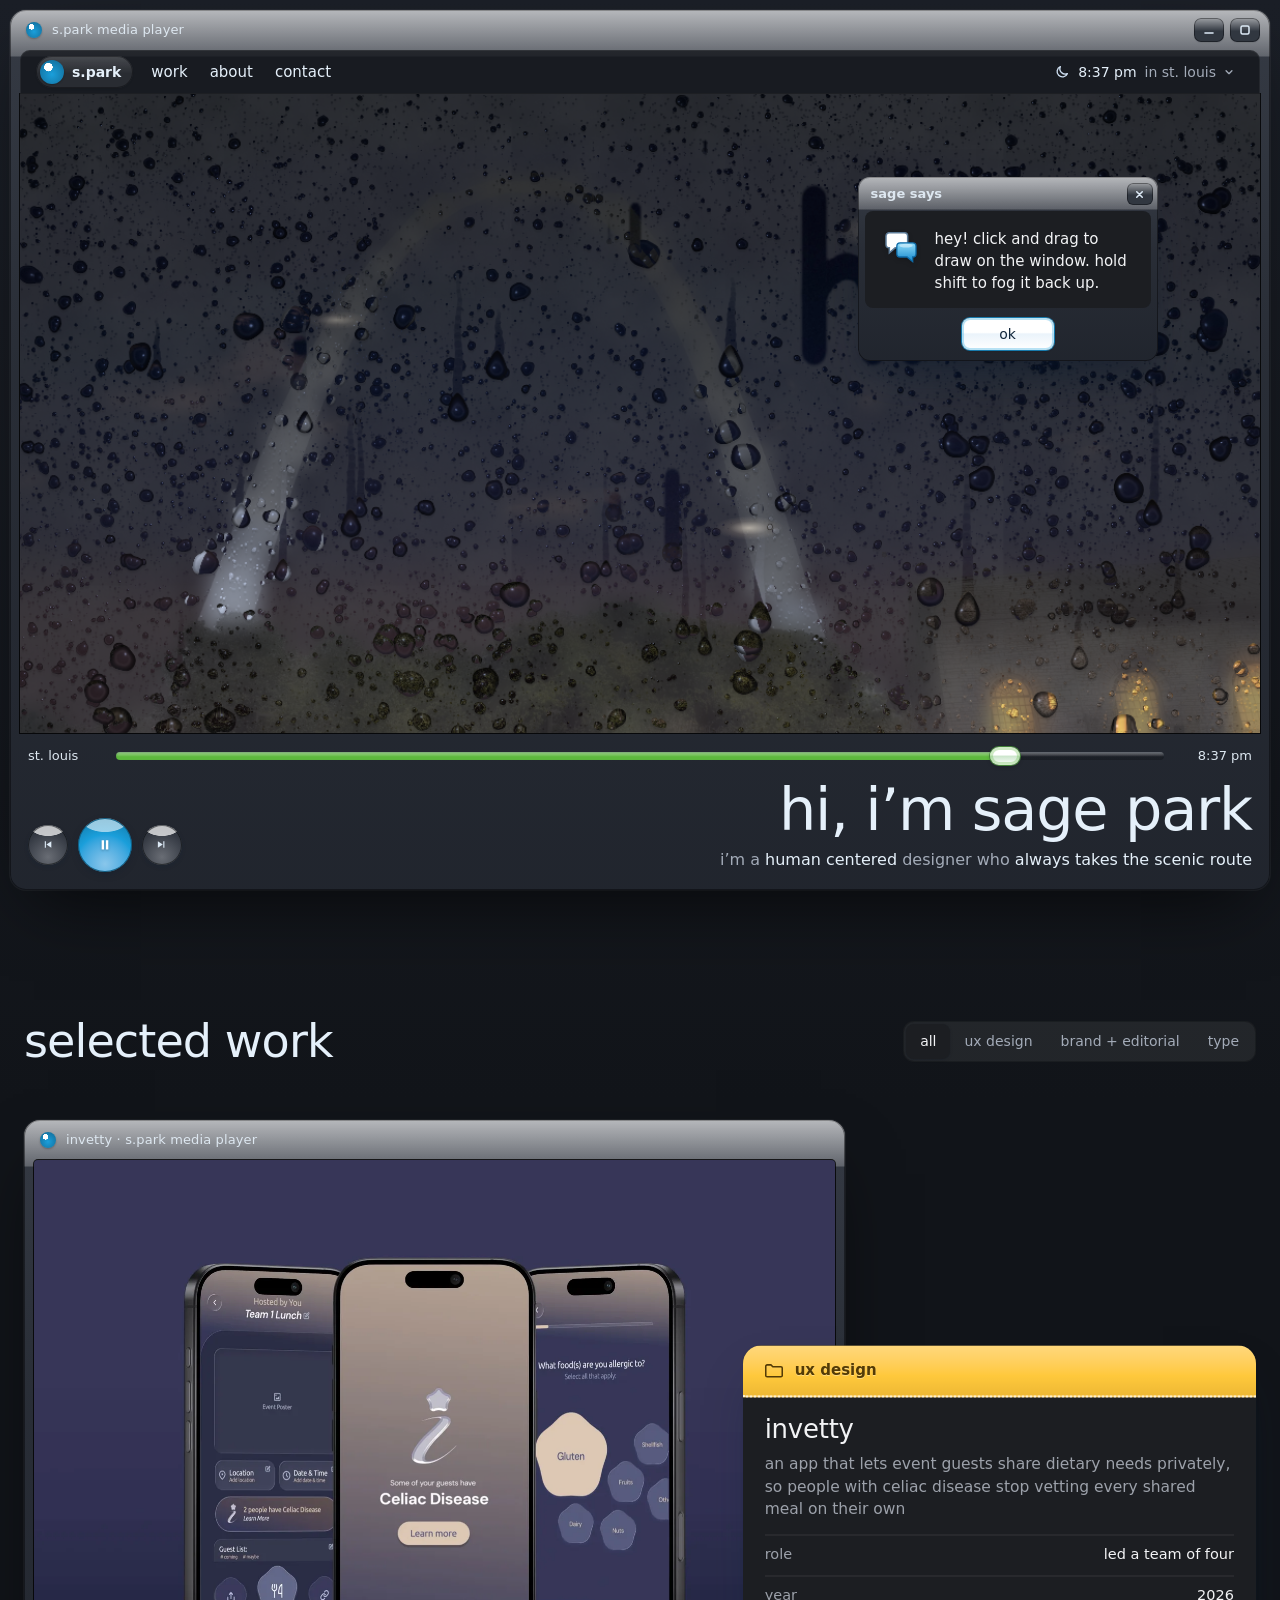
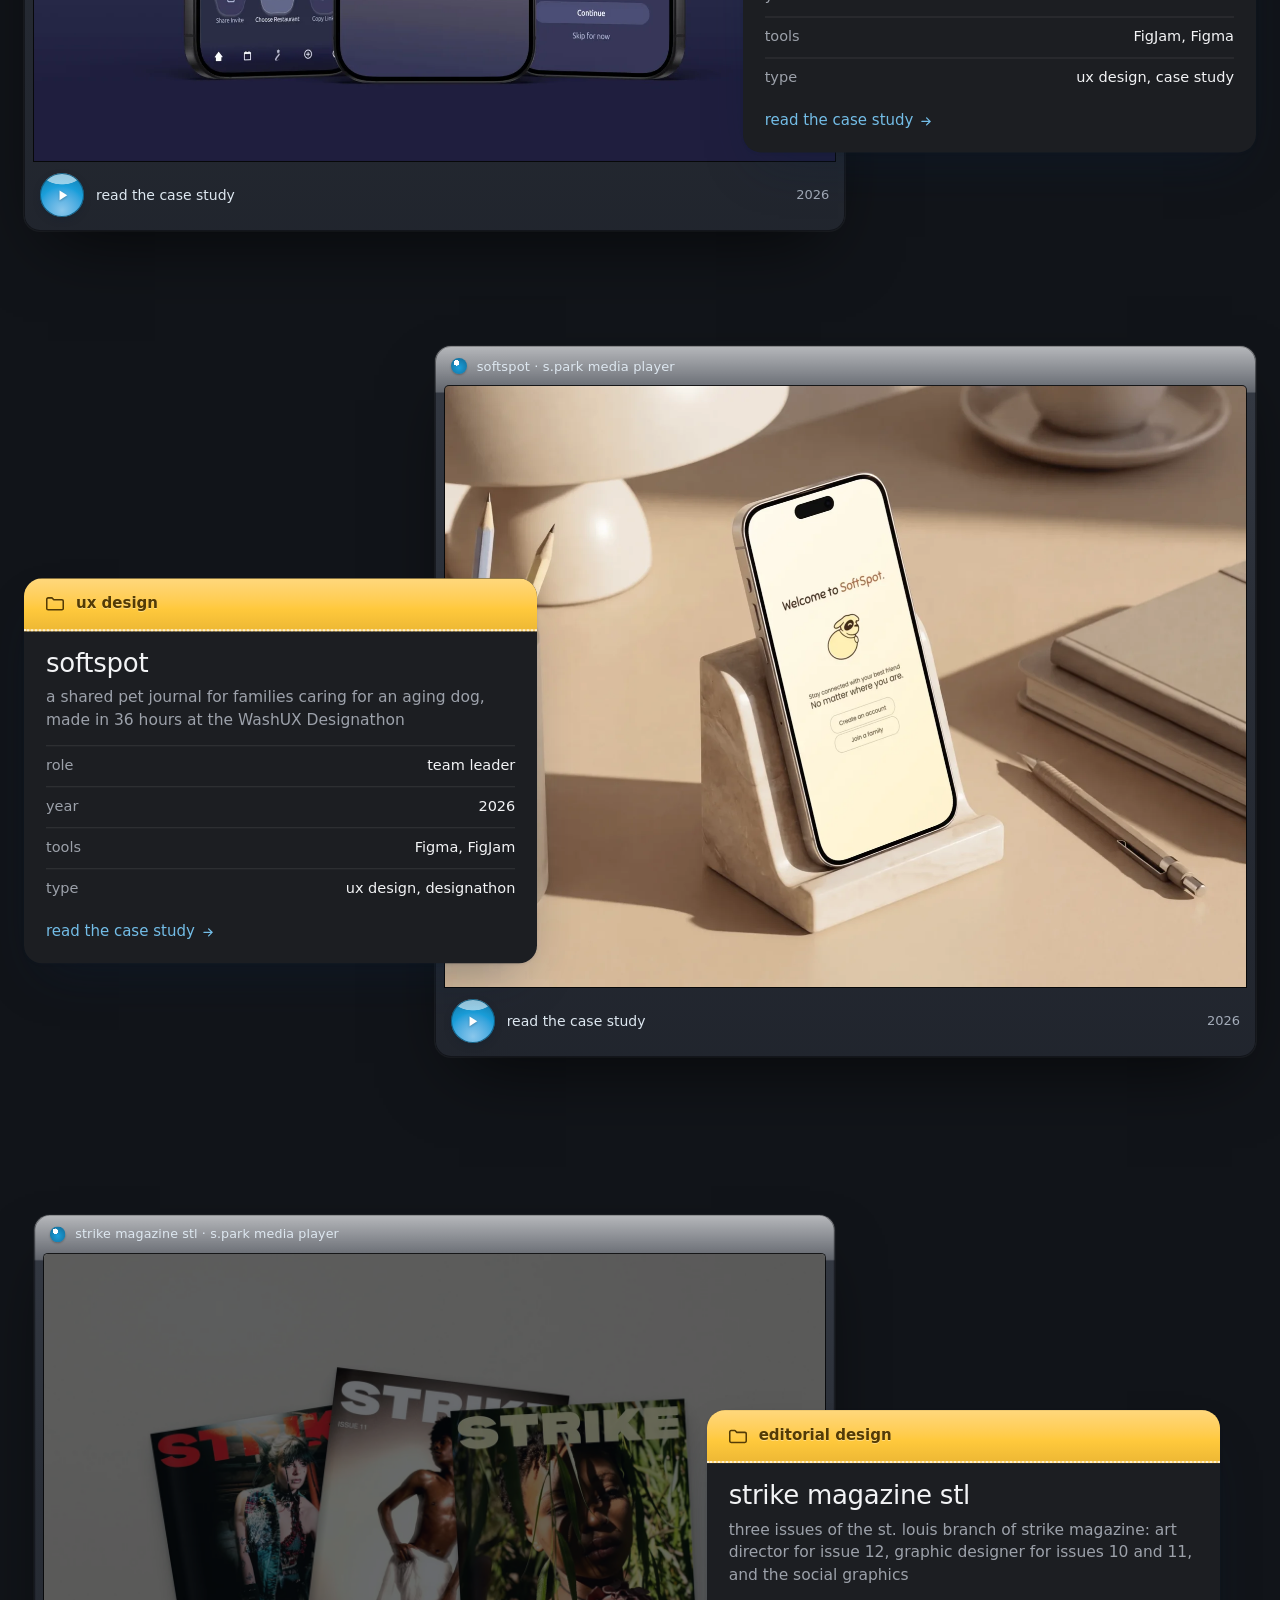
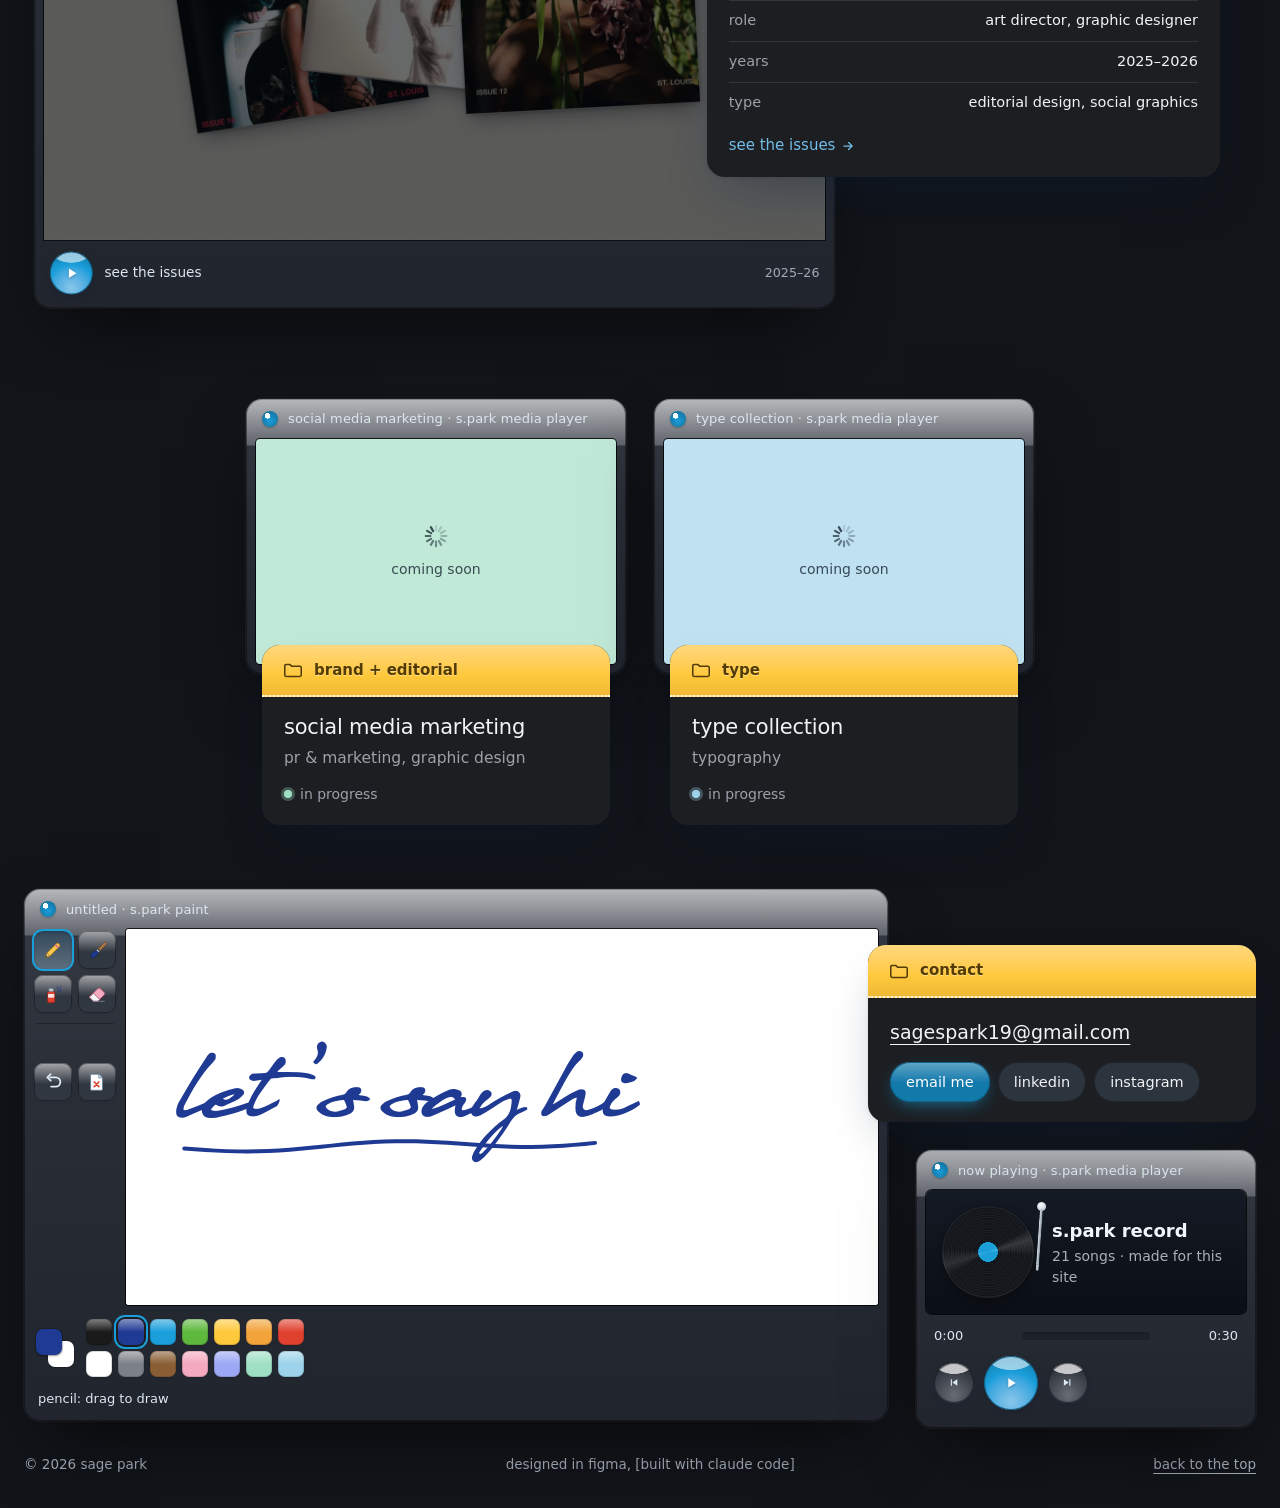
<file: index.html>
<!doctype html>
<html lang="en" data-theme="day">
<head>
<meta charset="utf-8">
<meta name="viewport" content="width=device-width, initial-scale=1, viewport-fit=cover">
<title>s.park</title>
<meta name="description" content="Sage Park is a human-centered designer based in St. Louis and San Diego: UX design, web design, brand and typography.">
<script>
  // Apple devices get SF Pro, their system font; everything else gets Satoshi
  try { if (/Mac|iPhone|iPad|iPod/.test(navigator.platform || '') || /iPhone|iPad|Macintosh/.test(navigator.userAgent)) document.documentElement.classList.add('apple'); } catch (e) {}
  // the opening plays the day from nine hours ago: start the window opening and the page in that light
  // right away, so nothing shows the current time (or the wrong day or night) before it begins
  try {
    if (!matchMedia('(prefers-reduced-motion: reduce)').matches) {
      var h0 = Number(new Intl.DateTimeFormat('en-US', { timeZone: 'America/Los_Angeles', hour: 'numeric', hourCycle: 'h23' }).format(new Date())) % 24;
      var s0 = (h0 + 15) % 24;
      document.documentElement.classList.add('opening');
      document.documentElement.setAttribute('data-theme', s0 >= 7 && s0 < 18 ? 'day' : 'night');
    }
  } catch (e) {}
  // the window's view: pick the city now (js/sky.js uses this) and start its day photo downloading before
  // anything else, so the window can switch on straight to the photo. The screen stays dark until then.
  try {
    var c0 = new URLSearchParams(location.search).get('city');
    window.SPCity = c0 === 'sd' || c0 === 'stl' ? c0 : (Math.random() < 0.5 ? 'sd' : 'stl');
    document.documentElement.classList.add('sky-wait');
    var l = document.createElement('link');
    l.rel = 'preload'; l.as = 'image'; l.href = 'img/sky/' + window.SPCity + '-day.webp'; l.setAttribute('fetchpriority', 'high');
    document.head.appendChild(l);
  } catch (e) {}
</script>
<link rel="preconnect" href="https://api.fontshare.com" crossorigin>
<!-- Satoshi, from Fontshare (free for personal and commercial use) -->
<link href="https://api.fontshare.com/v2/css?f[]=satoshi@300,400,500,700&display=swap" rel="stylesheet">
<link rel="stylesheet" href="css/aero.css">
</head>
<body>

<div class="desk" id="top">
  <div class="wrap">
    <section class="hero-player chrome" aria-label="Home">
      <div class="titlebar">
        <span class="app-orb" aria-hidden="true"></span>
        <span class="t">s.park media player</span>
        <span class="win-btns">
          <button class="win-btn win-min" type="button" aria-pressed="false" aria-label="Minimize the window"><svg viewBox="0 0 12 12" aria-hidden="true"><path d="M2 9h8" stroke="currentColor" stroke-width="1.6" stroke-linecap="round"/></svg></button>
          <button class="win-btn win-max" type="button" aria-pressed="false" aria-label="Show the window full screen"><svg viewBox="0 0 12 12" fill="none" aria-hidden="true"><rect x="2" y="2" width="8" height="8" rx="1.5" stroke="currentColor" stroke-width="1.5"/></svg></button>
        </span>
      </div>
      <div class="menubar">
        <nav aria-label="Main"><a href="#work">work</a><a href="about.html">about</a><a href="#contact">contact</a></nav>
        <div class="clock-wrap">
        <button class="clock" type="button" aria-expanded="false" aria-controls="clock-pop">
          <svg class="chip-sun" viewBox="0 0 24 24" fill="none" stroke="currentColor" stroke-width="2" stroke-linecap="round" aria-hidden="true"><circle cx="12" cy="12" r="4"/><path d="M12 2v2M12 20v2M4.9 4.9l1.4 1.4M17.7 17.7l1.4 1.4M2 12h2M20 12h2M4.9 19.1l1.4-1.4M17.7 6.3l1.4-1.4"/></svg>
          <svg class="chip-moon" viewBox="0 0 24 24" fill="none" stroke="currentColor" stroke-width="2" stroke-linecap="round" stroke-linejoin="round" aria-hidden="true" hidden><path d="M20 14.5A8 8 0 0 1 9.5 4a8 8 0 1 0 10.5 10.5z"/></svg>
          <span data-time>…</span><span class="city">in <span data-city-name></span></span>
          <svg class="chev" viewBox="0 0 12 12" aria-hidden="true"><path d="M2.5 4.5 6 8l3.5-3.5" fill="none" stroke="currentColor" stroke-width="1.6" stroke-linecap="round" stroke-linejoin="round"/></svg>
          <span class="sr-only">open the time slider</span>
        </button>
        <button class="text-btn" type="button" data-now hidden><span class="wide-only">back to </span>now</button>
        <!-- the time slider, from the menu bar -->
        <div class="clock-pop" id="clock-pop" hidden>
          <div class="cp-top"><span class="cp-time" data-time>…</span><button class="text-btn" type="button" data-now-proxy>back to now</button></div>
          <label for="mini-time">change the time in <span data-city-name></span></label>
          <input class="range" id="mini-time" type="range" min="0" max="1439" step="5">
          <div class="seg" role="group" aria-label="City in the window"><button type="button" data-go-city="sd" aria-pressed="false">san diego</button><button type="button" data-go-city="stl" aria-pressed="false">st. louis</button></div>
        </div>
        </div>
      </div>
      <div class="screen">
        <header class="window" data-sky>
          <div class="sky-view" role="img" aria-label="A view seen through a fogged window">
            <div class="sky-sun"></div><div class="sky-moon"></div>
            <svg class="sky-scene" viewBox="0 0 1200 540" preserveAspectRatio="xMidYMax slice" aria-hidden="true"></svg>
          </div>
          <canvas class="sky-fog" aria-hidden="true"></canvas>
          <!-- the hint, as a new message on the glass; it closes with ok or the x, or once you've drawn -->
          <div class="msg later" data-note role="dialog" aria-labelledby="msg-title" aria-describedby="msg-text">
            <div class="msg-bar"><span id="msg-title">sage says </span><button class="msg-x" type="button" data-msg-close aria-label="Close the message"><svg viewBox="0 0 12 12" aria-hidden="true"><path d="M3 3l6 6M9 3 3 9" stroke="currentColor" stroke-width="1.7" stroke-linecap="round"/></svg></button></div>
            <div class="msg-body">
              <svg viewBox="0 0 24 24" aria-hidden="true"><defs><linearGradient id="msg-ch" x1="0" y1="0" x2="0" y2="1"><stop offset="0" stop-color="#8FDCFA"/><stop offset="1" stop-color="#1688CC"/></linearGradient></defs><path d="M3 5.5A2 2 0 0 1 5 3.5h9a2 2 0 0 1 2 2v5a2 2 0 0 1-2 2H8.5L5 15.5v-3A2 2 0 0 1 3 10.5z" fill="#fff" stroke="#5E7C98" stroke-width=".9"/><path d="M9.5 11.5a2 2 0 0 1 2-2H19a2 2 0 0 1 2 2V16a2 2 0 0 1-2 2v2.8L15.6 18h-4.1a2 2 0 0 1-2-2z" fill="url(#msg-ch)" stroke="#0E6AA6" stroke-width=".8"/><ellipse cx="15" cy="11.2" rx="4" ry="1.1" fill="#fff" opacity=".45"/></svg>
              <p id="msg-text">hey! <span class="for-mouse">click and drag</span><span class="for-touch">drag a finger</span> to draw on the window.<span class="for-mouse"> hold shift to fog it back up.</span></p>
            </div>
            <div class="msg-actions"><button class="msg-ok" type="button" data-msg-close>ok</button></div>
          </div>
          <div class="reflection" aria-hidden="true"><i></i><i></i><i></i></div>
        </header>
      </div>
      <div class="transport">
        <div class="seek">
          <span class="lbl" data-city-name></span>
          <label class="sr-only" for="sky-time">time of day in the window</label>
          <input class="range" id="sky-time" type="range" min="0" max="1439" step="5">
          <span class="lbl" data-time>…</span>
        </div>
        <div class="deck">
          <div class="btns">
            <button class="orb" type="button" data-city-step="-1" aria-label="Previous city"><svg viewBox="0 0 24 24" fill="currentColor" aria-hidden="true"><path d="M6 5h2.4v14H6zM20 5v14L9.5 12z"/></svg></button>
            <button class="orb big" type="button" data-play aria-pressed="true" aria-label="Play or pause the waves and the train"><svg class="ico-play" viewBox="0 0 24 24" fill="currentColor" aria-hidden="true"><path d="M8 5v14l11-7z"/></svg><svg class="ico-pause" viewBox="0 0 24 24" fill="currentColor" aria-hidden="true"><path d="M7 5h3.6v14H7zM13.4 5H17v14h-3.6z"/></svg></button>
            <button class="orb" type="button" data-city-step="1" aria-label="Next city"><svg viewBox="0 0 24 24" fill="currentColor" aria-hidden="true"><path d="M15.6 5H18v14h-2.4zM4 5l10.5 7L4 19z"/></svg></button>
            <span hidden><button data-pick-city="sd">san diego</button><button data-pick-city="stl">st. louis</button></span>
          </div>
          <div class="hero-copy">
            <h1>hi, i’m sage park</h1>
            <p class="sub">
              <span class="sr-only">i’m a human centered designer who is based in st. louis and san diego</span>
              <span aria-hidden="true">i’m a <span class="rot" data-rotate="adj">human centered</span> designer who <span class="rot" data-rotate="tail">is based in st. louis and san diego</span></span>
            </p>
          </div>
        </div>
      </div>
    </section>
  </div>
</div>

<main>
  <section class="work wrap" id="work" aria-labelledby="work-title">
    <div class="work-head">
      <h2 id="work-title">selected work</h2>
      <div class="seg" role="group" aria-label="Filter projects">
        <button type="button" data-filter="all" aria-pressed="true">all</button>
        <button type="button" data-filter="ux" aria-pressed="false">ux design</button>
        <button type="button" data-filter="brand" aria-pressed="false">brand + editorial</button>
        <button type="button" data-filter="type" aria-pressed="false">type</button>
      </div>
    </div>

    <div class="projects">
      <article class="proj" data-cat="ux" style="--led: #9DA8F5">
        <a class="mini chrome" href="invetty.html">
          <div class="titlebar"><span class="app-orb" aria-hidden="true"></span><span class="t">invetty · s.park media player</span></div>
          <div class="mini-screen"><img src="img/invetty-cover.webp" loading="lazy" decoding="async" alt="Three invetty screens on phones: the host’s event page, the celiac alert and the allergy questionnaire" width="1600" height="1200"></div>
          <div class="mini-bar"><span class="orb big" aria-hidden="true"><svg viewBox="0 0 24 24" fill="currentColor"><path d="M8 5v14l11-7z"/></svg></span><span class="go">read the case study</span><span class="meta">2026</span></div>
        </a>
        <div class="memo">
          <div class="memo-head"><svg viewBox="0 0 24 24" fill="none" stroke="currentColor" stroke-width="1.7" stroke-linejoin="round" aria-hidden="true"><path d="M3 7.5A1.5 1.5 0 0 1 4.5 6h4.2l2 2h8.8A1.5 1.5 0 0 1 21 9.5v8A1.5 1.5 0 0 1 19.5 19h-15A1.5 1.5 0 0 1 3 17.5z"/></svg>ux design</div>
          <div class="memo-body">
            <h3>invetty</h3>
            <p>an app that lets event guests share dietary needs privately, so people with celiac disease stop vetting every shared meal on their own</p>
            <dl><dt>role</dt><dd>led a team of four</dd><dt>year</dt><dd>2026</dd><dt>tools</dt><dd>FigJam, Figma</dd><dt>type</dt><dd>ux design, case study</dd></dl>
            <a class="read" href="invetty.html">read the case study <svg width="14" height="14" viewBox="0 0 24 24" fill="none" stroke="currentColor" stroke-width="2.2" stroke-linecap="round" aria-hidden="true"><path d="M5 12h14M13 6l6 6-6 6"/></svg></a>
          </div>
        </div>
      </article>

      <article class="proj" data-cat="ux" style="--led: #FFD36E">
        <a class="mini chrome" href="softspot.html">
          <div class="titlebar"><span class="app-orb" aria-hidden="true"></span><span class="t">softspot · s.park media player</span></div>
          <div class="mini-screen"><img src="img/softspot-cover.webp" loading="lazy" decoding="async" alt="The softspot welcome screen on a phone in a stone stand on a desk" width="1600" height="1200"></div>
          <div class="mini-bar"><span class="orb big" aria-hidden="true"><svg viewBox="0 0 24 24" fill="currentColor"><path d="M8 5v14l11-7z"/></svg></span><span class="go">read the case study</span><span class="meta">2026</span></div>
        </a>
        <div class="memo">
          <div class="memo-head"><svg viewBox="0 0 24 24" fill="none" stroke="currentColor" stroke-width="1.7" stroke-linejoin="round" aria-hidden="true"><path d="M3 7.5A1.5 1.5 0 0 1 4.5 6h4.2l2 2h8.8A1.5 1.5 0 0 1 21 9.5v8A1.5 1.5 0 0 1 19.5 19h-15A1.5 1.5 0 0 1 3 17.5z"/></svg>ux design</div>
          <div class="memo-body">
            <h3>softspot</h3>
            <p>a shared pet journal for families caring for an aging dog, made in 36 hours at the WashUX Designathon</p>
            <dl><dt>role</dt><dd>team leader</dd><dt>year</dt><dd>2026</dd><dt>tools</dt><dd>Figma, FigJam</dd><dt>type</dt><dd>ux design, designathon</dd></dl>
            <a class="read" href="softspot.html">read the case study <svg width="14" height="14" viewBox="0 0 24 24" fill="none" stroke="currentColor" stroke-width="2.2" stroke-linecap="round" aria-hidden="true"><path d="M5 12h14M13 6l6 6-6 6"/></svg></a>
          </div>
        </div>
      </article>

      <article class="proj" data-cat="brand" style="--led: #F5A9BE">
        <a class="mini chrome" href="strike.html">
          <div class="titlebar"><span class="app-orb" aria-hidden="true"></span><span class="t">strike magazine stl · s.park media player</span></div>
          <div class="mini-screen"><img src="img/strike-cover.webp" loading="lazy" decoding="async" alt="The covers of Strike Magazine St. Louis issues 10, 11 and 12 on a table" width="1600" height="1200"></div>
          <div class="mini-bar"><span class="orb big" aria-hidden="true"><svg viewBox="0 0 24 24" fill="currentColor"><path d="M8 5v14l11-7z"/></svg></span><span class="go">see the issues</span><span class="meta">2025–26</span></div>
        </a>
        <div class="memo">
          <div class="memo-head"><svg viewBox="0 0 24 24" fill="none" stroke="currentColor" stroke-width="1.7" stroke-linejoin="round" aria-hidden="true"><path d="M3 7.5A1.5 1.5 0 0 1 4.5 6h4.2l2 2h8.8A1.5 1.5 0 0 1 21 9.5v8A1.5 1.5 0 0 1 19.5 19h-15A1.5 1.5 0 0 1 3 17.5z"/></svg>editorial design</div>
          <div class="memo-body">
            <h3>strike magazine stl</h3>
            <p>three issues of the st. louis branch of strike magazine: art director for issue 12, graphic designer for issues 10 and 11, and the social graphics</p>
            <dl><dt>role</dt><dd>art director, graphic designer</dd><dt>years</dt><dd>2025–2026</dd><dt>type</dt><dd>editorial design, social graphics</dd></dl>
            <a class="read" href="strike.html">see the issues <svg width="14" height="14" viewBox="0 0 24 24" fill="none" stroke="currentColor" stroke-width="2.2" stroke-linecap="round" aria-hidden="true"><path d="M5 12h14M13 6l6 6-6 6"/></svg></a>
          </div>
        </div>
      </article>

      <!-- the ones still in progress, side by side -->
      <div class="soon-row">
        <article class="proj" data-cat="brand" style="--led: #9FE0C4">
          <div class="mini chrome">
            <div class="titlebar"><span class="app-orb" aria-hidden="true"></span><span class="t">social media marketing · s.park media player</span></div>
            <div class="mini-screen"><div class="soon"><svg class="spinner" viewBox="0 0 24 24" aria-hidden="true"><line x1="12" y1="2.5" x2="12" y2="6.8" stroke="currentColor" stroke-width="2" stroke-linecap="round" stroke-opacity="0.15" transform="rotate(0 12 12)"/><line x1="12" y1="2.5" x2="12" y2="6.8" stroke="currentColor" stroke-width="2" stroke-linecap="round" stroke-opacity="0.23" transform="rotate(30 12 12)"/><line x1="12" y1="2.5" x2="12" y2="6.8" stroke="currentColor" stroke-width="2" stroke-linecap="round" stroke-opacity="0.30" transform="rotate(60 12 12)"/><line x1="12" y1="2.5" x2="12" y2="6.8" stroke="currentColor" stroke-width="2" stroke-linecap="round" stroke-opacity="0.38" transform="rotate(90 12 12)"/><line x1="12" y1="2.5" x2="12" y2="6.8" stroke="currentColor" stroke-width="2" stroke-linecap="round" stroke-opacity="0.46" transform="rotate(120 12 12)"/><line x1="12" y1="2.5" x2="12" y2="6.8" stroke="currentColor" stroke-width="2" stroke-linecap="round" stroke-opacity="0.54" transform="rotate(150 12 12)"/><line x1="12" y1="2.5" x2="12" y2="6.8" stroke="currentColor" stroke-width="2" stroke-linecap="round" stroke-opacity="0.61" transform="rotate(180 12 12)"/><line x1="12" y1="2.5" x2="12" y2="6.8" stroke="currentColor" stroke-width="2" stroke-linecap="round" stroke-opacity="0.69" transform="rotate(210 12 12)"/><line x1="12" y1="2.5" x2="12" y2="6.8" stroke="currentColor" stroke-width="2" stroke-linecap="round" stroke-opacity="0.77" transform="rotate(240 12 12)"/><line x1="12" y1="2.5" x2="12" y2="6.8" stroke="currentColor" stroke-width="2" stroke-linecap="round" stroke-opacity="0.85" transform="rotate(270 12 12)"/><line x1="12" y1="2.5" x2="12" y2="6.8" stroke="currentColor" stroke-width="2" stroke-linecap="round" stroke-opacity="0.92" transform="rotate(300 12 12)"/><line x1="12" y1="2.5" x2="12" y2="6.8" stroke="currentColor" stroke-width="2" stroke-linecap="round" stroke-opacity="1.00" transform="rotate(330 12 12)"/></svg><span>coming soon</span></div></div>
          </div>
          <div class="memo">
            <div class="memo-head"><svg viewBox="0 0 24 24" fill="none" stroke="currentColor" stroke-width="1.7" stroke-linejoin="round" aria-hidden="true"><path d="M3 7.5A1.5 1.5 0 0 1 4.5 6h4.2l2 2h8.8A1.5 1.5 0 0 1 21 9.5v8A1.5 1.5 0 0 1 19.5 19h-15A1.5 1.5 0 0 1 3 17.5z"/></svg>brand + editorial</div>
            <div class="memo-body">
              <h3>social media marketing</h3>
              <p>pr &amp; marketing, graphic design</p>
              <span class="status">in progress</span>
            </div>
          </div>
        </article>

        <article class="proj" data-cat="type" style="--led: #9CD3EA">
          <div class="mini chrome">
            <div class="titlebar"><span class="app-orb" aria-hidden="true"></span><span class="t">type collection · s.park media player</span></div>
            <div class="mini-screen"><div class="soon"><svg class="spinner" viewBox="0 0 24 24" aria-hidden="true"><line x1="12" y1="2.5" x2="12" y2="6.8" stroke="currentColor" stroke-width="2" stroke-linecap="round" stroke-opacity="0.15" transform="rotate(0 12 12)"/><line x1="12" y1="2.5" x2="12" y2="6.8" stroke="currentColor" stroke-width="2" stroke-linecap="round" stroke-opacity="0.23" transform="rotate(30 12 12)"/><line x1="12" y1="2.5" x2="12" y2="6.8" stroke="currentColor" stroke-width="2" stroke-linecap="round" stroke-opacity="0.30" transform="rotate(60 12 12)"/><line x1="12" y1="2.5" x2="12" y2="6.8" stroke="currentColor" stroke-width="2" stroke-linecap="round" stroke-opacity="0.38" transform="rotate(90 12 12)"/><line x1="12" y1="2.5" x2="12" y2="6.8" stroke="currentColor" stroke-width="2" stroke-linecap="round" stroke-opacity="0.46" transform="rotate(120 12 12)"/><line x1="12" y1="2.5" x2="12" y2="6.8" stroke="currentColor" stroke-width="2" stroke-linecap="round" stroke-opacity="0.54" transform="rotate(150 12 12)"/><line x1="12" y1="2.5" x2="12" y2="6.8" stroke="currentColor" stroke-width="2" stroke-linecap="round" stroke-opacity="0.61" transform="rotate(180 12 12)"/><line x1="12" y1="2.5" x2="12" y2="6.8" stroke="currentColor" stroke-width="2" stroke-linecap="round" stroke-opacity="0.69" transform="rotate(210 12 12)"/><line x1="12" y1="2.5" x2="12" y2="6.8" stroke="currentColor" stroke-width="2" stroke-linecap="round" stroke-opacity="0.77" transform="rotate(240 12 12)"/><line x1="12" y1="2.5" x2="12" y2="6.8" stroke="currentColor" stroke-width="2" stroke-linecap="round" stroke-opacity="0.85" transform="rotate(270 12 12)"/><line x1="12" y1="2.5" x2="12" y2="6.8" stroke="currentColor" stroke-width="2" stroke-linecap="round" stroke-opacity="0.92" transform="rotate(300 12 12)"/><line x1="12" y1="2.5" x2="12" y2="6.8" stroke="currentColor" stroke-width="2" stroke-linecap="round" stroke-opacity="1.00" transform="rotate(330 12 12)"/></svg><span>coming soon</span></div></div>
          </div>
          <div class="memo">
            <div class="memo-head"><svg viewBox="0 0 24 24" fill="none" stroke="currentColor" stroke-width="1.7" stroke-linejoin="round" aria-hidden="true"><path d="M3 7.5A1.5 1.5 0 0 1 4.5 6h4.2l2 2h8.8A1.5 1.5 0 0 1 21 9.5v8A1.5 1.5 0 0 1 19.5 19h-15A1.5 1.5 0 0 1 3 17.5z"/></svg>type</div>
            <div class="memo-body">
              <h3>type collection</h3>
              <p>typography</p>
              <span class="status">in progress</span>
            </div>
          </div>
        </article>
      </div>
    </div>
  </section>

  <section class="lobby wrap" id="contact" aria-labelledby="hi-title">
    <h2 class="sr-only" id="hi-title">let’s say hi</h2>
    <div class="hi-grid">
      <!-- a paint window: "let's say hi" is written on in my handwriting, then anyone can draw on it -->
      <div class="paint chrome" data-paint>
        <div class="titlebar"><span class="app-orb" aria-hidden="true"></span><span class="t">untitled · s.park paint</span></div>
        <div class="paint-body">
          <div class="tools" role="toolbar" aria-label="Drawing tools"><button class="tool" type="button" data-tool="pencil" aria-pressed="true" aria-label="pencil"><svg viewBox="0 0 24 24" aria-hidden="true"><path d="M4 20l1.2-4.6L15.6 5a2 2 0 0 1 2.8 0l.6.6a2 2 0 0 1 0 2.8L8.6 18.8z" fill="#F7C64A" stroke="#9A6B0E" stroke-width=".9" stroke-linejoin="round"/><path d="M4 20l1.2-4.6 3.4 3.4z" fill="#F1D9B5" stroke="#9A6B0E" stroke-width=".9" stroke-linejoin="round"/><path d="M4 20l.5-1.9 1.4 1.4z" fill="#2B2B2B"/><path d="M14.4 6.2l3.4 3.4" stroke="#E07B8A" stroke-width="2.4"/></svg></button><button class="tool" type="button" data-tool="brush" aria-pressed="false" aria-label="brush"><svg viewBox="0 0 24 24" aria-hidden="true"><path d="M13.5 10.5 20 4a1.4 1.4 0 0 1 2 2l-6.5 6.5z" fill="#B07A45" stroke="#6E4520" stroke-width=".8"/><path d="M12.6 11.4l2 2-1.2 1.2-2-2z" fill="#C3CCD5" stroke="#6F7C88" stroke-width=".7"/><path d="M11.2 12.8l2 2c-.6 2.9-2.8 5-6.9 5.4-.8.1-1.6-.3-1.3-.9 1.3-2.4 1.1-5.1 6.2-6.5z" fill="#1F3A93" stroke="#14275F" stroke-width=".7"/></svg></button><button class="tool" type="button" data-tool="spray" aria-pressed="false" aria-label="spray"><svg viewBox="0 0 24 24" aria-hidden="true"><rect x="6" y="9" width="8" height="12.5" rx="2" fill="#E0412F" stroke="#8E2117" stroke-width=".8"/><rect x="7.6" y="6" width="4.8" height="3.4" rx=".8" fill="#C3CCD5" stroke="#6F7C88" stroke-width=".7"/><rect x="6.6" y="12" width="6.8" height="4" fill="#fff" opacity=".85"/><g fill="#1F3A93"><circle cx="17" cy="5" r=".9"/><circle cx="19.5" cy="7" r=".9"/><circle cx="18" cy="9" r=".9"/><circle cx="20.5" cy="4" r=".7"/><circle cx="21" cy="9.6" r=".7"/></g></svg></button><button class="tool" type="button" data-tool="eraser" aria-pressed="false" aria-label="eraser"><svg viewBox="0 0 24 24" aria-hidden="true"><path d="M3.6 15.4 13 6a1.8 1.8 0 0 1 2.5 0l4.4 4.4a1.8 1.8 0 0 1 0 2.5L12.8 20H8.2z" fill="#F5A9BE" stroke="#A8536B" stroke-width=".9" stroke-linejoin="round"/><path d="M3.6 15.4 8.2 20h4.6l2.1-2.1-6.6-6.6z" fill="#F2F4F7" stroke="#A8536B" stroke-width=".9" stroke-linejoin="round"/><path d="M8 20h12" stroke="#7C8088" stroke-width="1" stroke-linecap="round"/></svg></button><span class="gap" aria-hidden="true"></span><button class="tool" type="button" data-act="undo" aria-label="Undo"><svg viewBox="0 0 24 24" aria-hidden="true"><path d="M9 7H15a5 5 0 0 1 0 10h-5" fill="none" stroke="currentColor" stroke-width="2" stroke-linecap="round"/><path d="M9.5 3.5 5.8 7l3.7 3.5" fill="none" stroke="currentColor" stroke-width="2" stroke-linecap="round" stroke-linejoin="round"/></svg></button><button class="tool" type="button" data-act="clear" aria-label="Clear the canvas"><svg viewBox="0 0 24 24" aria-hidden="true"><path d="M6 3.5h8l4 4V20a1 1 0 0 1-1 1H6a1 1 0 0 1-1-1V4.5a1 1 0 0 1 1-1z" fill="#fff" stroke="#5E7C98" stroke-width=".9"/><path d="M14 3.5v4h4" fill="#E3EAF1" stroke="#5E7C98" stroke-width=".9" stroke-linejoin="round"/><path d="m9 12 5 5m0-5-5 5" stroke="#E0412F" stroke-width="1.8" stroke-linecap="round"/></svg></button></div>
          <div class="paper"><canvas aria-label="A drawing canvas with “let’s say hi” handwritten on it. Draw on it with your mouse or finger."></canvas></div>
        </div>
        <div class="palette" role="group" aria-label="Colours"><span class="cur" aria-hidden="true"><i></i></span><div class="swatches-row"><button class="sw" type="button" data-c="#1A1A1A" aria-label="black" aria-pressed="false"></button><button class="sw" type="button" data-c="#1F3A93" aria-label="ink blue" aria-pressed="true"></button><button class="sw" type="button" data-c="#1A9FDB" aria-label="sky blue" aria-pressed="false"></button><button class="sw" type="button" data-c="#5DB83D" aria-label="green" aria-pressed="false"></button><button class="sw" type="button" data-c="#FFC93C" aria-label="yellow" aria-pressed="false"></button><button class="sw" type="button" data-c="#F2A33A" aria-label="orange" aria-pressed="false"></button><button class="sw" type="button" data-c="#E0412F" aria-label="red" aria-pressed="false"></button><button class="sw" type="button" data-c="#FFFFFF" aria-label="white" aria-pressed="false"></button><button class="sw" type="button" data-c="#7C8088" aria-label="grey" aria-pressed="false"></button><button class="sw" type="button" data-c="#8A5E34" aria-label="brown" aria-pressed="false"></button><button class="sw" type="button" data-c="#F5A9BE" aria-label="pink" aria-pressed="false"></button><button class="sw" type="button" data-c="#9DA8F5" aria-label="periwinkle" aria-pressed="false"></button><button class="sw" type="button" data-c="#9FE0C4" aria-label="mint" aria-pressed="false"></button><button class="sw" type="button" data-c="#9CD3EA" aria-label="pale blue" aria-pressed="false"></button></div></div>
        <div class="statusbar"><span data-hint>pencil: drag to draw</span><span data-xy></span></div>
      </div>
      <div class="hi-side">
        <div class="memo hi-memo">
          <div class="memo-head"><svg viewBox="0 0 24 24" fill="none" stroke="currentColor" stroke-width="1.7" stroke-linejoin="round" aria-hidden="true"><path d="M3 7.5A1.5 1.5 0 0 1 4.5 6h4.2l2 2h8.8A1.5 1.5 0 0 1 21 9.5v8A1.5 1.5 0 0 1 19.5 19h-15A1.5 1.5 0 0 1 3 17.5z"/></svg>contact</div>
          <div class="memo-body">
            <a class="email" href="mailto:sagespark19@gmail.com">sagespark19@gmail.com</a>
            <div class="cta">
              <a class="pill primary" href="mailto:sagespark19@gmail.com">email me</a>
              <a class="pill" href="https://www.linkedin.com/in/sage-park-422842282/" target="_blank" rel="noopener">linkedin</a>
              <a class="pill" href="#contact">instagram</a>
            </div>
          </div>
        </div>
        <!-- my playlist, as its own little player -->
        <div class="np chrome">
          <div class="titlebar"><span class="app-orb" aria-hidden="true"></span><span class="t">now playing · s.park media player</span></div>
          <div class="np-body">
            <div class="vinyl" aria-hidden="true"><div class="rec"></div><div class="arm"></div></div>
            <div>
              <strong class="pl-name">s.park record</strong>
              <span class="pl-sub">21 songs · made for this site</span>
            </div>
          </div>
          <div class="transport" data-juke aria-label="My playlist">
            <div class="seek">
              <span class="lbl" data-pl-time>0:00</span>
              <div class="pl-bar" aria-hidden="true"><i></i></div>
              <span class="lbl" data-pl-dur>0:30</span>
            </div>
            <div class="deck">
              <div class="btns">
                <button class="orb" type="button" aria-label="Previous song"><svg viewBox="0 0 24 24" fill="currentColor" aria-hidden="true"><path d="M6 5h2.4v14H6zM20 5v14L9.5 12z"/></svg></button>
                <button class="orb big" type="button" data-record aria-pressed="false" aria-label="Play or pause the playlist"><svg class="ico-play" viewBox="0 0 24 24" fill="currentColor" aria-hidden="true"><path d="M8 5v14l11-7z"/></svg><svg class="ico-pause" viewBox="0 0 24 24" fill="currentColor" aria-hidden="true"><path d="M7 5h3.6v14H7zM13.4 5H17v14h-3.6z"/></svg></button>
                <button class="orb" type="button" aria-label="Next song"><svg viewBox="0 0 24 24" fill="currentColor" aria-hidden="true"><path d="M15.6 5H18v14h-2.4zM4 5l10.5 7L4 19z"/></svg></button>
              </div>
            </div>
          </div>
        </div>
      </div>
    </div>
  </section>
</main>

<footer class="foot">
  <div class="wrap">
    <span>© 2026 sage park</span>
    <span>designed in figma, [built with claude code]</span>
    <a href="#top">back to the top</a>
  </div>
</footer>

<div class="toast" role="status" aria-live="polite"></div>

<script src="js/glass.js"></script>
<script src="js/sky.js"></script>
<script>
  /* the start menu: what's in it on this page */
  window.SPMenu = [
    { label: 'work', key: 'w', icon: 'folder', sub: [
      { label: 'invetty', icon: 'img:img/invetty-logo.webp', href: 'invetty.html', note: 'case study' },
      { label: 'softspot', icon: 'img:img/softspot/icon.webp', href: 'softspot.html', note: 'case study' },
      { label: 'strike magazine stl', icon: 'img:img/strike/social/avatar.webp', href: 'strike.html', note: 'issues' },
      { label: 'social media marketing', icon: 'folder-dim', disabled: true, note: 'coming soon' },
      { label: 'type collection', icon: 'folder-dim', disabled: true, note: 'coming soon' },
      'sep',
      { label: 'all work', icon: 'folder', href: '#work' } ] },
    { label: 'about', key: 'a', icon: 'person', href: 'about.html' },
    { label: 'the view', key: 'v', icon: 'view', sub: [
      { label: 'san diego', icon: 'img:img/sky/sd-thumb.webp', action: 'city-sd' },
      { label: 'st. louis', icon: 'img:img/sky/stl-thumb.webp', action: 'city-stl' },
      'sep',
      { label: 'play the day again', icon: 'play', action: 'replay' },
      { label: 'back to now', icon: 'clock', action: 'now' } ] },
    { label: 'playlist', key: 'p', icon: 'music', href: '#contact' },
    { label: 'contact', key: 'c', icon: 'mail', sub: [
      { label: 'email me', icon: 'mail', href: 'mailto:sagespark19@gmail.com' },
      { label: 'copy my email', icon: 'copy', action: 'copy-email' },
      { label: 'linkedin', icon: 'case', href: 'https://www.linkedin.com/in/sage-park-422842282/', external: true },
      { label: 'instagram', icon: 'camera', href: '#contact' } ] },
    'sep',
    { label: 'back to the top', key: 'b', icon: 'up', href: '#top' }
  ];
  window.SPMenuActions = {
    'city-sd': function () { document.querySelector('[data-pick-city="sd"]').click();  },
    'city-stl': function () { document.querySelector('[data-pick-city="stl"]').click();  },
    'replay': function () { if (window.SPIntro) SPIntro(); },
    'now': function () { document.querySelector('[data-now]').click(); },
    'copy-email': function () {
      var t = function () { if (window.SP) SP.toast('copied sagespark19@gmail.com'); };
      try { navigator.clipboard.writeText('sagespark19@gmail.com').then(t, function () { if (window.SP) SP.toast('sagespark19@gmail.com'); }); } catch (e) {}
    }
  };
</script>
<script src="js/startmenu.js"></script>
<script src="js/sayhi.js"></script>
<script src="js/aero.js"></script>
<script src="js/player.js"></script>
<script src="js/home.js"></script>
</body>
</html>
</file>
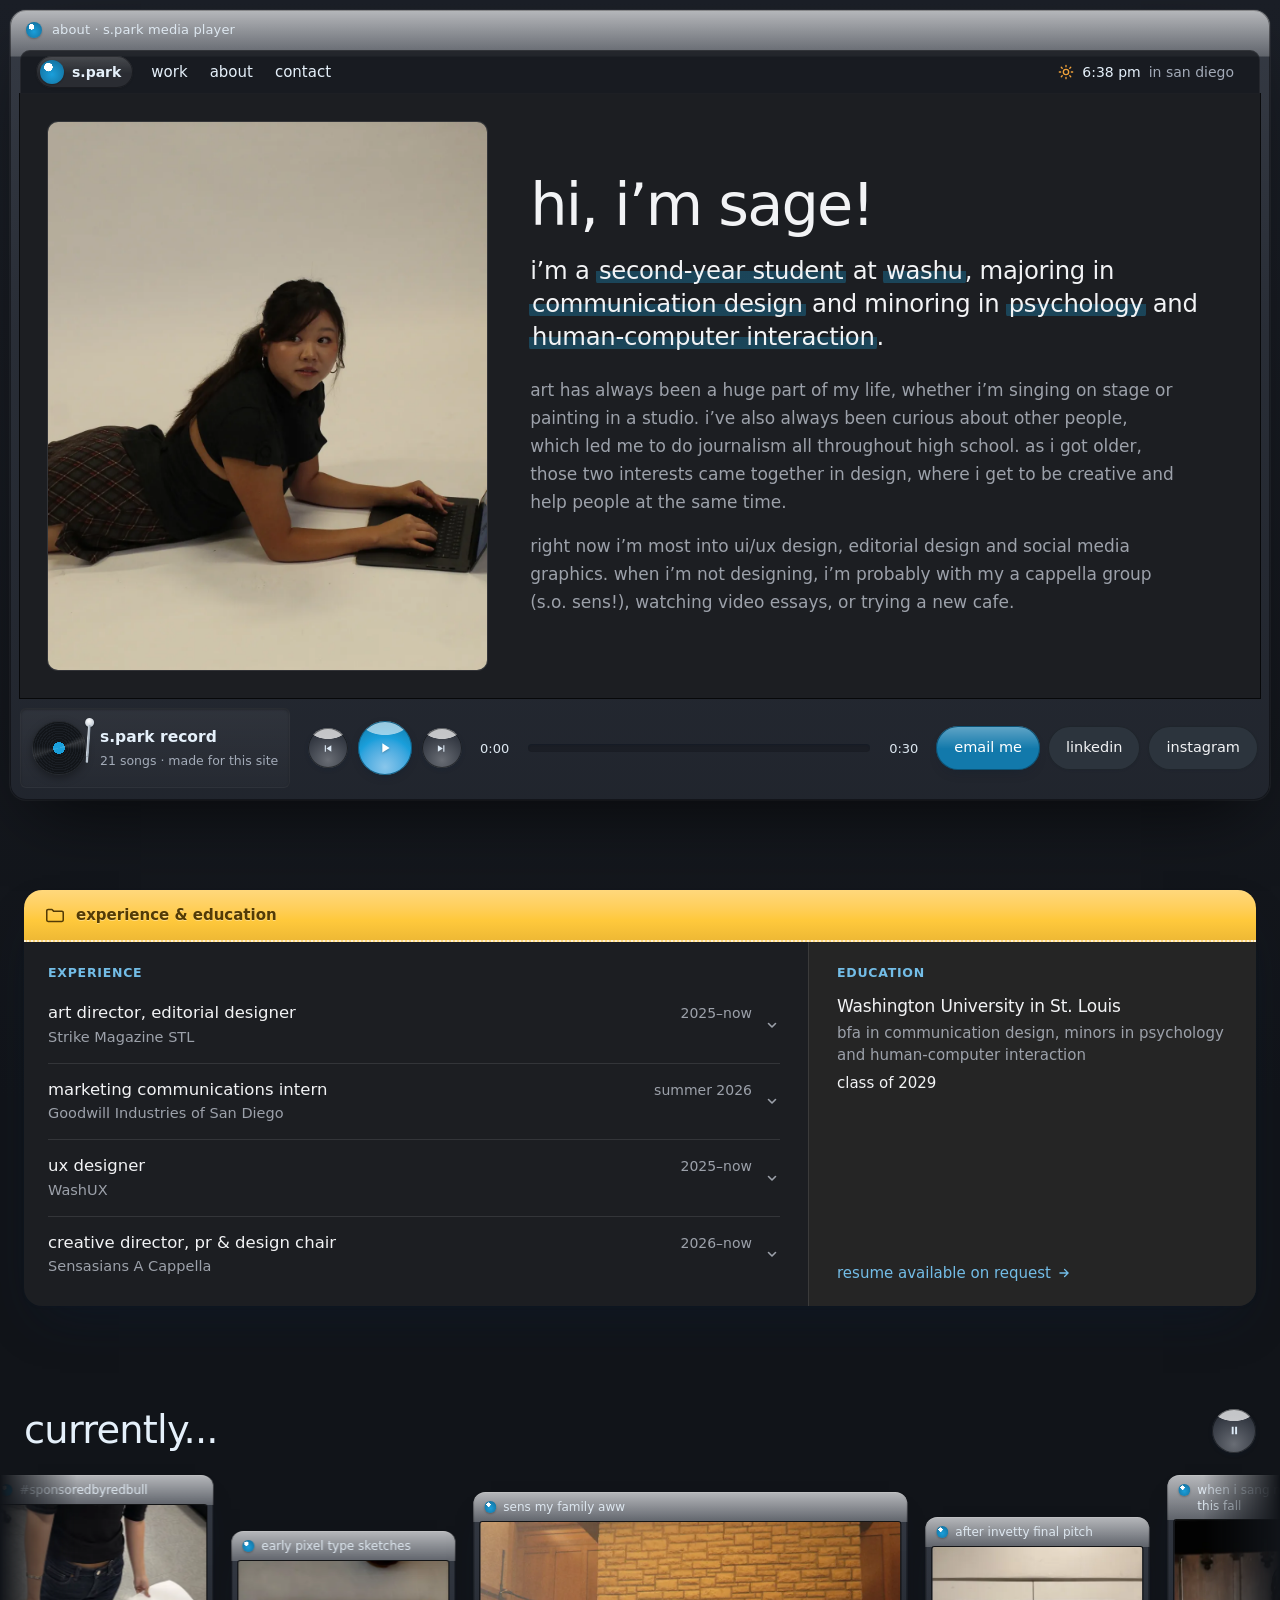
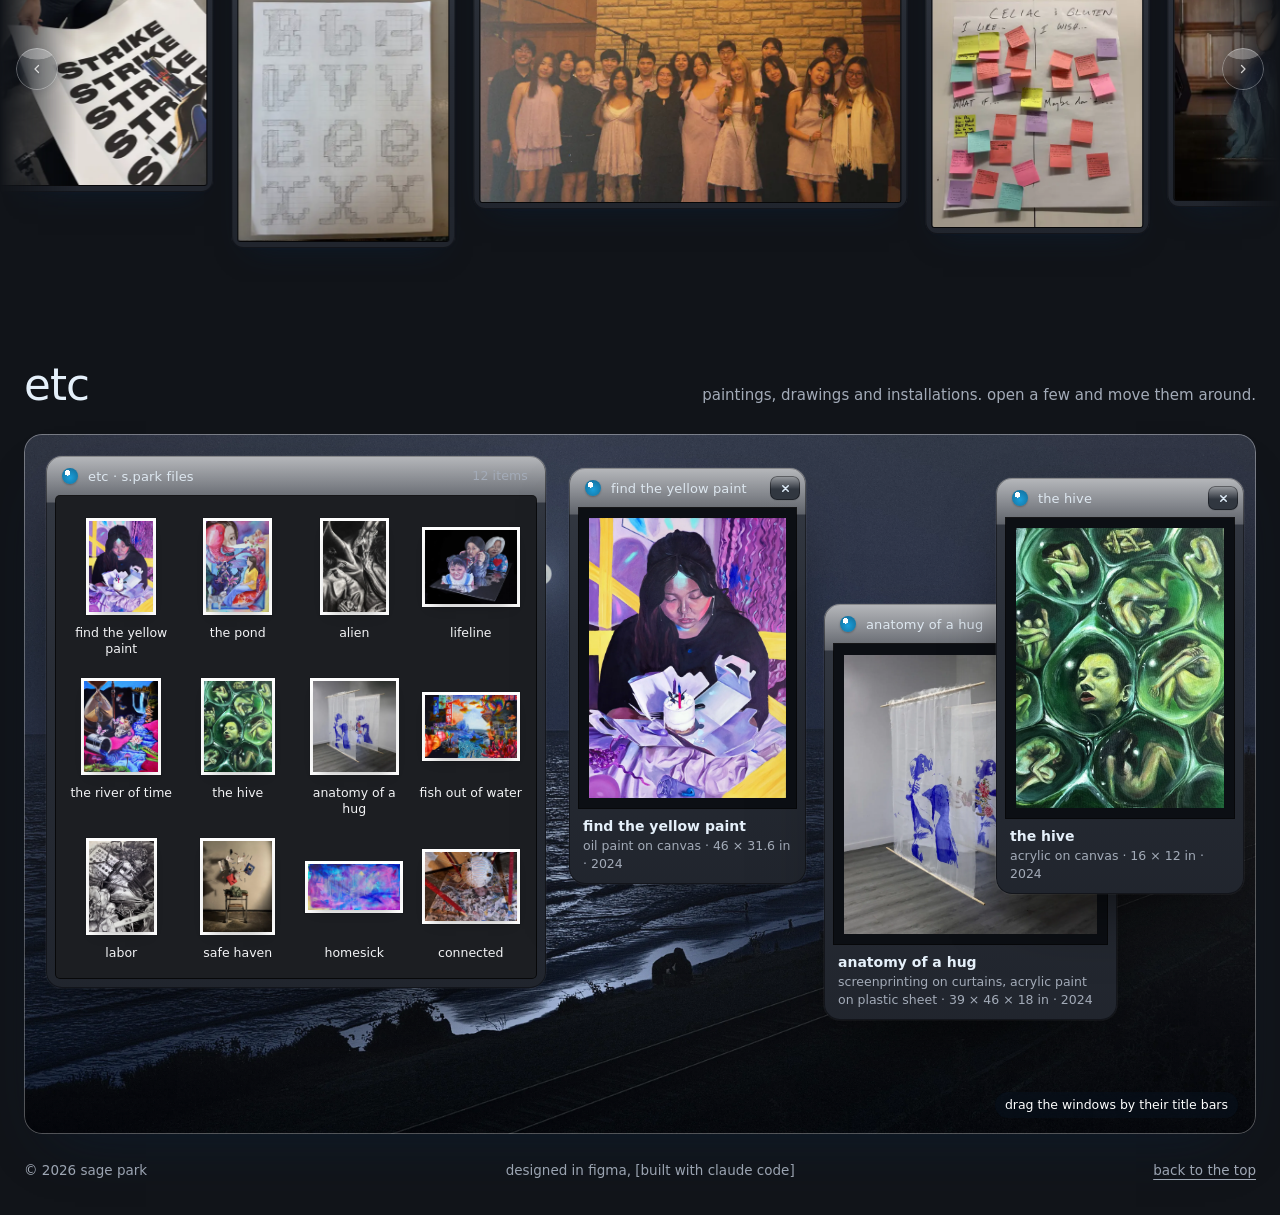
<file: about.html>
<!doctype html>
<html lang="en" data-theme="day">
<head>
<meta charset="utf-8">
<meta name="viewport" content="width=device-width, initial-scale=1, viewport-fit=cover">
<title>about sage</title>
<meta name="description" content="Sage Park is a second-year communication design student at WashU who designs things people use, draws letters and sings a cappella. Experience, education and fine arts work.">
<script>
  // Apple devices get SF Pro, their system font; everything else gets Satoshi
  try { if (/Mac|iPhone|iPad|iPod/.test(navigator.platform || '') || /iPhone|iPad|Macintosh/.test(navigator.userAgent)) document.documentElement.classList.add('apple'); } catch (e) {}
</script>
<script>
  // day or night: what the window on the home page showed in the last few hours, otherwise this device's clock
  (function () {
    var th = null;
    try { var o = JSON.parse(localStorage.getItem('sp-theme')); if (o && Date.now() - o.t < 6 * 3600e3) th = o.v; } catch (e) {}
    if (!th) { var h = new Date().getHours(); th = h >= 19 || h < 6 ? 'night' : 'day'; }
    document.documentElement.setAttribute('data-theme', th);
    // the window opens on arrival (not for people who turn off animations)
    try { if (!matchMedia('(prefers-reduced-motion: reduce)').matches) document.documentElement.classList.add('opening'); } catch (e) {}
  })();
</script>
<link rel="preconnect" href="https://api.fontshare.com" crossorigin>
<!-- Satoshi, from Fontshare (free for personal and commercial use) -->
<link href="https://api.fontshare.com/v2/css?f[]=satoshi@300,400,500,700&display=swap" rel="stylesheet">
<link rel="stylesheet" href="css/aero.css">
<link rel="stylesheet" href="css/about.css">
</head>
<body>

<div class="desk" id="top">
  <div class="wrap">
    <section class="about-player chrome" aria-label="About">
      <div class="titlebar"><span class="app-orb" aria-hidden="true"></span><span class="t">about · s.park media player</span></div>
      <div class="menubar">
        <nav aria-label="Main"><a href="index.html#work">work</a><a href="about.html" aria-current="page">about</a><a href="#contact">contact</a></nav>
        <span class="clock" aria-label="The time in San Diego">
          <svg class="chip-sun" viewBox="0 0 24 24" fill="none" stroke="currentColor" stroke-width="2" stroke-linecap="round" aria-hidden="true"><circle cx="12" cy="12" r="4"/><path d="M12 2v2M12 20v2M4.9 4.9l1.4 1.4M17.7 17.7l1.4 1.4M2 12h2M20 12h2M4.9 19.1l1.4-1.4M17.7 6.3l1.4-1.4"/></svg>
          <svg class="chip-moon" viewBox="0 0 24 24" fill="none" stroke="currentColor" stroke-width="2" stroke-linecap="round" stroke-linejoin="round" aria-hidden="true" hidden><path d="M20 14.5A8 8 0 0 1 9.5 4a8 8 0 1 0 10.5 10.5z"/></svg>
          <span data-clock-time>…</span><span class="city">in san diego</span>
        </span>
      </div>
      <div class="screen about-screen">
        <figure class="me">
          <img src="img/about/portrait.webp" alt="Sage lying on a white studio floor, typing on a laptop" width="1104" height="1400">
        </figure>
        <div class="about-copy">
          <h1 class="about-hi">hi, i’m sage!</h1>
          <p class="about-lede">i’m a <mark class="hl">second-year student</mark> at <mark class="hl">washu</mark>, majoring in <mark class="hl">communication design</mark> and minoring in <mark class="hl">psychology</mark> and <mark class="hl">human-computer interaction</mark>.</p>
          <p class="about-p">art has always been a huge part of my life, whether i’m singing on stage or painting in a studio. i’ve also always been curious about other people, which led me to do journalism all throughout high school. as i got older, those two interests came together in design, where i get to be creative and help people at the same time.</p>
          <p class="about-p">right now i’m most into ui/ux design, editorial design and social media graphics. when i’m not designing, i’m probably with my a cappella group (s.o. sens!), watching video essays, or trying a new cafe.</p>
        </div>
      </div>
      <!-- the s.park record, the same playlist as every other page (player.js plays it), then the contact buttons -->
      <div class="transport about-transport np" id="contact" data-juke aria-label="My playlist">
        <div class="np-body">
          <div class="vinyl" aria-hidden="true"><div class="rec"></div><div class="arm"></div></div>
          <div><strong class="pl-name">s.park record</strong><span class="pl-sub">21 songs · made for this site</span></div>
        </div>
        <div class="btns">
          <button class="orb" type="button" aria-label="Previous song"><svg viewBox="0 0 24 24" fill="currentColor" aria-hidden="true"><path d="M6 5h2.4v14H6zM20 5v14L9.5 12z"/></svg></button>
          <button class="orb big" type="button" data-record aria-pressed="false" aria-label="Play or pause the playlist"><svg class="ico-play" viewBox="0 0 24 24" fill="currentColor" aria-hidden="true"><path d="M8 5v14l11-7z"/></svg><svg class="ico-pause" viewBox="0 0 24 24" fill="currentColor" aria-hidden="true"><path d="M7 5h3.6v14H7zM13.4 5H17v14h-3.6z"/></svg></button>
          <button class="orb" type="button" aria-label="Next song"><svg viewBox="0 0 24 24" fill="currentColor" aria-hidden="true"><path d="M15.6 5H18v14h-2.4zM4 5l10.5 7L4 19z"/></svg></button>
        </div>
        <div class="seek">
          <span class="lbl" data-pl-time>0:00</span>
          <div class="pl-bar" aria-hidden="true"><i></i></div>
          <span class="lbl" data-pl-dur>0:30</span>
        </div>
        <div class="cta">
          <a class="pill primary" href="mailto:sagespark19@gmail.com">email me</a>
          <a class="pill" href="https://www.linkedin.com/in/sage-park-422842282/" target="_blank" rel="noopener">linkedin</a>
          <a class="pill" href="#contact">instagram</a>
        </div>
      </div>
    </section>
  </div>
</div>

<main>
  <!-- experience: the resume in short, as notes. Each role opens to show what i did. -->
  <section class="xp wrap" id="experience" aria-label="Experience">
    <div class="memo xp-memo">
      <div class="memo-head"><svg viewBox="0 0 24 24" fill="none" stroke="currentColor" stroke-width="1.7" stroke-linejoin="round" aria-hidden="true"><path d="M3 7.5A1.5 1.5 0 0 1 4.5 6h4.2l2 2h8.8A1.5 1.5 0 0 1 21 9.5v8A1.5 1.5 0 0 1 19.5 19h-15A1.5 1.5 0 0 1 3 17.5z"/></svg>experience &amp; education</div>
        <div class="memo-body xp-body">
        <div class="xp-jobs">
          <h2 class="xp-label">experience</h2>
          <ul class="xp-list">
            <li><details>
              <summary><span class="xp-what"><b>art director, editorial designer</b><span>Strike Magazine STL</span></span><span class="xp-when">2025–now</span><svg class="xp-chev" viewBox="0 0 12 12" aria-hidden="true"><path d="M2.5 4.5 6 8l3.5-3.5" fill="none" stroke="currentColor" stroke-width="1.6" stroke-linecap="round" stroke-linejoin="round"/></svg></summary>
              <ul class="xp-more"><li>set the creative vision for issue 12 of the nation’s largest student-run publication, carried through photography, layout and social media</li><li>directed and mentored all four shoot groups</li><li>designed editorial spreads and promotional social graphics</li></ul>
            </details></li>
            <li><details>
              <summary><span class="xp-what"><b>marketing communications intern</b><span>Goodwill Industries of San Diego</span></span><span class="xp-when">summer 2026</span><svg class="xp-chev" viewBox="0 0 12 12" aria-hidden="true"><path d="M2.5 4.5 6 8l3.5-3.5" fill="none" stroke="currentColor" stroke-width="1.6" stroke-linecap="round" stroke-linejoin="round"/></svg></summary>
              <ul class="xp-more"><li>created social content for Goodwill’s mission, workforce programs, community services and stores</li><li>wrote and edited copy for social posts, newsletters, the website and internal communications</li><li>photographed and filmed community impact stories and events</li><li>placed through the 2026 Bank of America Student Leaders program (256 out of thousands)</li></ul>
            </details></li>
            <li><details>
              <summary><span class="xp-what"><b>ux designer</b><span>WashUX</span></span><span class="xp-when">2025–now</span><svg class="xp-chev" viewBox="0 0 12 12" aria-hidden="true"><path d="M2.5 4.5 6 8l3.5-3.5" fill="none" stroke="currentColor" stroke-width="1.6" stroke-linecap="round" stroke-linejoin="round"/></svg></summary>
              <ul class="xp-more"><li>redesigned PitchBook’s corporate events tracking feature with a student team, mentored by a PitchBook senior product designer</li><li>redesigned the WashU Student Health Center appointment booking flow and portal</li><li>led a team of three at the 36-hour WashUX Designathon to make softspot</li></ul>
            </details></li>
            <li><details>
              <summary><span class="xp-what"><b>creative director, pr &amp; design chair</b><span>Sensasians A Cappella</span></span><span class="xp-when">2026–now</span><svg class="xp-chev" viewBox="0 0 12 12" aria-hidden="true"><path d="M2.5 4.5 6 8l3.5-3.5" fill="none" stroke="currentColor" stroke-width="1.6" stroke-linecap="round" stroke-linejoin="round"/></svg></summary>
              <ul class="xp-more"><li>develop concepts for concerts, photoshoots and music videos, directing styling, wardrobe and set design</li><li>design posters and social carousels</li><li>run the group’s social media and short-form video</li></ul>
            </details></li>
          </ul>
        </div>
        <div class="xp-edu">
          <h2 class="xp-label">education</h2>
          <h3 class="xp-school">Washington University in St. Louis</h3>
          <p>bfa in communication design, minors in psychology and human-computer interaction</p>
          <p class="xp-class">class of 2029</p>
          <a class="read" href="mailto:sagespark19@gmail.com?subject=Resume%20request">resume available on request <svg width="14" height="14" viewBox="0 0 24 24" fill="none" stroke="currentColor" stroke-width="2.2" stroke-linecap="round" aria-hidden="true"><path d="M5 12h14M13 6l6 6-6 6"/></svg></a>
        </div>
      </div>
    </div>
  </section>

  <section class="roll" id="currently" data-roll aria-labelledby="roll-title">
    <div class="wrap roll-head">
      <h2 id="roll-title">currently...</h2>
      <button class="orb" type="button" data-roll-pause aria-pressed="true" aria-label="Pause the photos"><svg class="ico-play" viewBox="0 0 24 24" fill="currentColor" aria-hidden="true"><path d="M8 5v14l11-7z"/></svg><svg class="ico-pause" viewBox="0 0 24 24" fill="currentColor" aria-hidden="true"><path d="M7 5h3.6v14H7zM13.4 5H17v14h-3.6z"/></svg></button>
    </div>
    <div class="roll-screen">
      <div class="roll-view" tabindex="0" aria-label="Photos: use the arrow keys to move through them"></div>
      <button class="orb roll-arrow l" type="button" data-roll-step="-1" aria-label="Earlier photos"><svg viewBox="0 0 24 24" fill="none" stroke="currentColor" stroke-width="2.6" stroke-linecap="round" stroke-linejoin="round" aria-hidden="true"><path d="M15 5l-7 7 7 7"/></svg></button>
      <button class="orb roll-arrow r" type="button" data-roll-step="1" aria-label="Later photos"><svg viewBox="0 0 24 24" fill="none" stroke="currentColor" stroke-width="2.6" stroke-linecap="round" stroke-linejoin="round" aria-hidden="true"><path d="M9 5l7 7-7 7"/></svg></button>
    </div>
  </section>

  <!-- etc: paintings, drawings and installations -->
  <section class="etc wrap" id="etc" aria-labelledby="etc-title">
    <div class="sec-head">
      <h2 id="etc-title">etc</h2>
      <p>paintings, drawings and installations. open a few and move them around.</p>
    </div>
    <!-- a small desktop: the folder, and the pieces you open as windows you can drag -->
    <div class="md" data-md>
      <div class="md-folder" data-mwin style="--x:22;--y:22"><div class="etc-stage" data-etc></div></div>
    </div>
  </section>
</main>

<footer class="foot">
  <div class="wrap">
    <span>© 2026 sage park</span>
    <span>designed in figma, [built with claude code]</span>
    <a href="#top">back to the top</a>
  </div>
</footer>

<div class="toast" role="status" aria-live="polite"></div>

<script>
  /* the start menu: what's in it on this page */
  window.SPMenu = [
    { label: 'work', key: 'w', icon: 'folder', sub: [
      { label: 'invetty', icon: 'img:img/invetty-logo.webp', href: 'invetty.html', note: 'case study' },
      { label: 'softspot', icon: 'img:img/softspot/icon.webp', href: 'softspot.html', note: 'case study' },
      { label: 'strike magazine stl', icon: 'img:img/strike/social/avatar.webp', href: 'strike.html', note: 'issues' },
      { label: 'social media marketing', icon: 'folder-dim', disabled: true, note: 'coming soon' },
      { label: 'type collection', icon: 'folder-dim', disabled: true, note: 'coming soon' },
      'sep',
      { label: 'all work', icon: 'folder', href: 'index.html#work' } ] },
    { label: 'about', key: 'a', icon: 'person', href: '#top', current: true },
    { label: 'this page', key: 's', icon: 'doc', sub: [
      { label: 'experience & education', icon: 'case', href: '#experience' },
      { label: 'currently...', icon: 'camera', href: '#currently' },
      { label: 'etc', icon: 'folder', href: '#etc' } ] },
    { label: 'playlist', key: 'p', icon: 'music', href: '#contact' },
    { label: 'contact', key: 'c', icon: 'mail', sub: [
      { label: 'email me', icon: 'mail', href: 'mailto:sagespark19@gmail.com' },
      { label: 'copy my email', icon: 'copy', action: 'copy-email' },
      { label: 'linkedin', icon: 'case', href: 'https://www.linkedin.com/in/sage-park-422842282/', external: true },
      { label: 'instagram', icon: 'camera', href: '#contact' } ] },
    'sep',
    { label: 'home', key: 'h', icon: 'home', href: 'index.html' },
    { label: 'back to the top', key: 'b', icon: 'up', href: '#top' }
  ];
  window.SPMenuActions = {
    'copy-email': function () {
      var t = function () { if (window.SP) SP.toast('copied sagespark19@gmail.com'); };
      try { navigator.clipboard.writeText('sagespark19@gmail.com').then(t, function () { if (window.SP) SP.toast('sagespark19@gmail.com'); }); } catch (e) {}
    }
  };
</script>
<script src="js/startmenu.js"></script>
<script src="js/aero.js"></script>
<script src="js/player.js"></script>
<script src="js/about.js"></script>
<script src="js/etc.js"></script>
<script src="js/minidesk.js"></script>
</body>
</html>
</file>
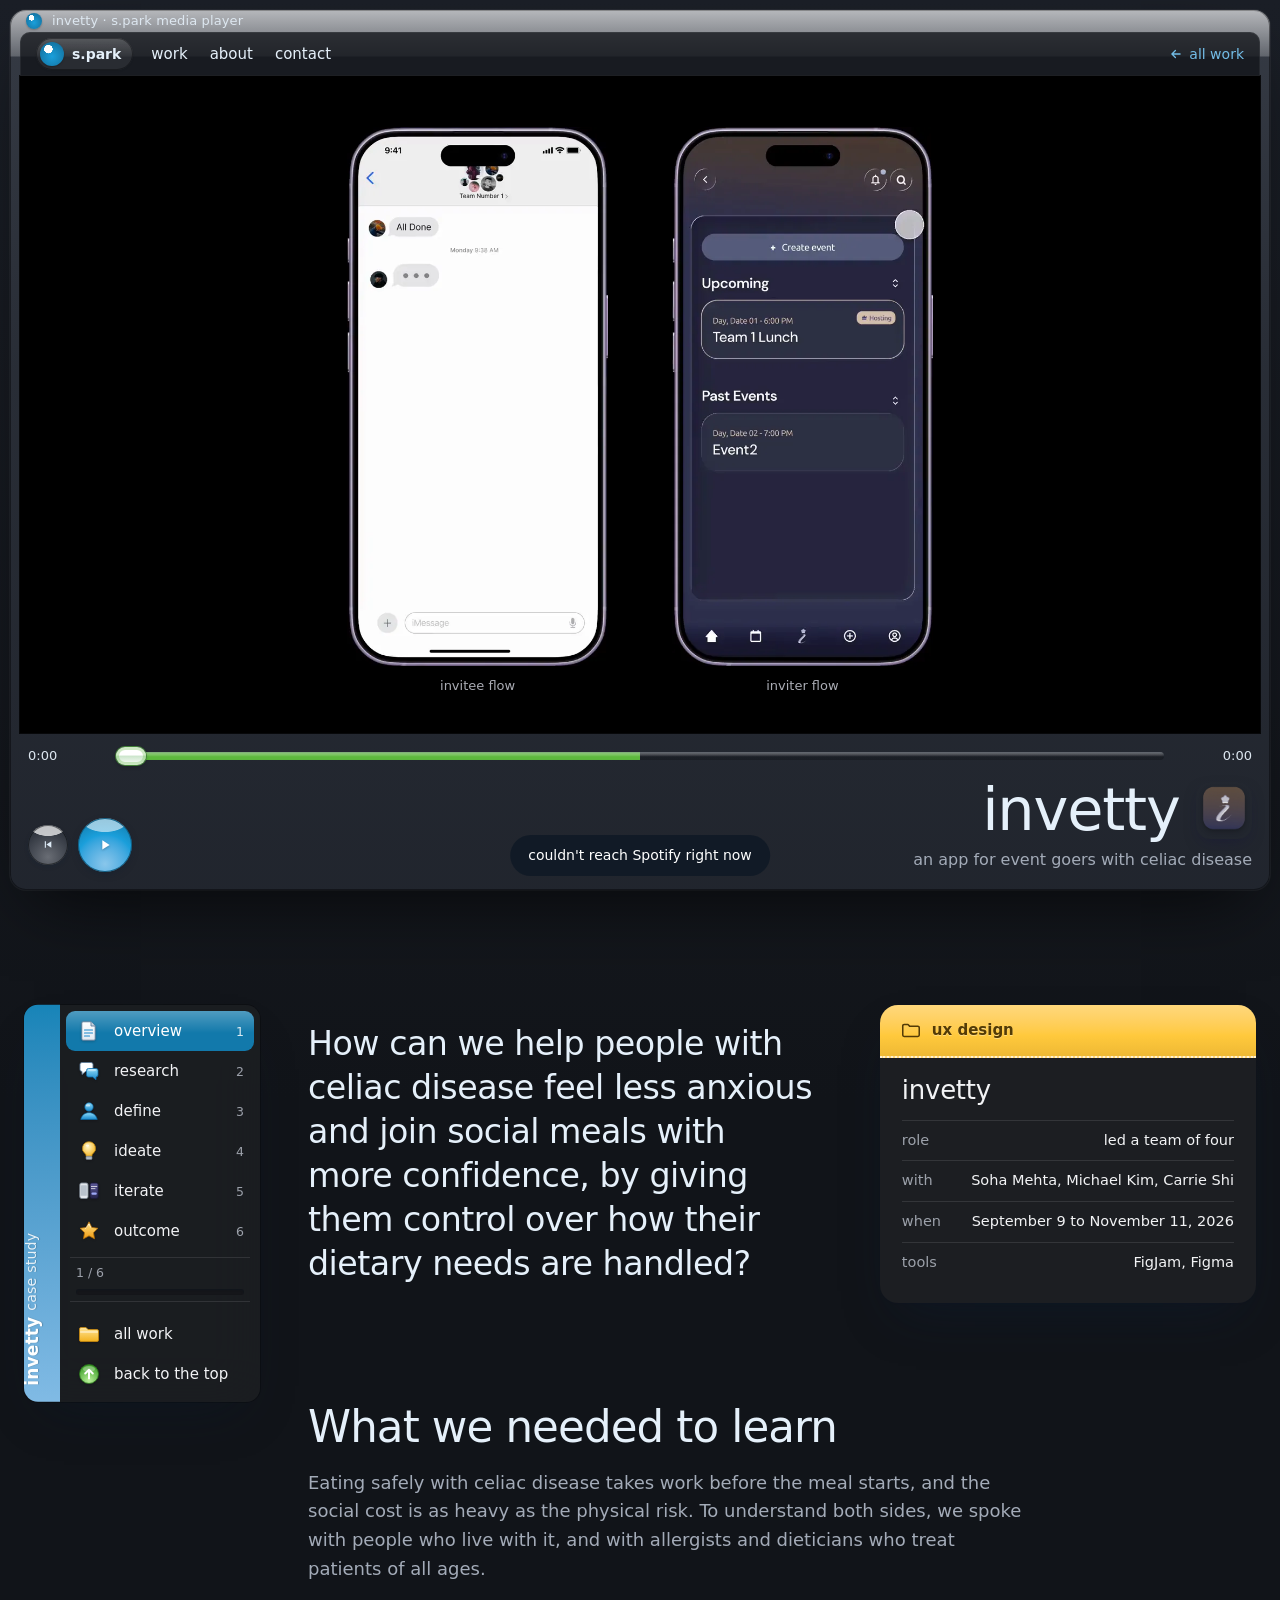
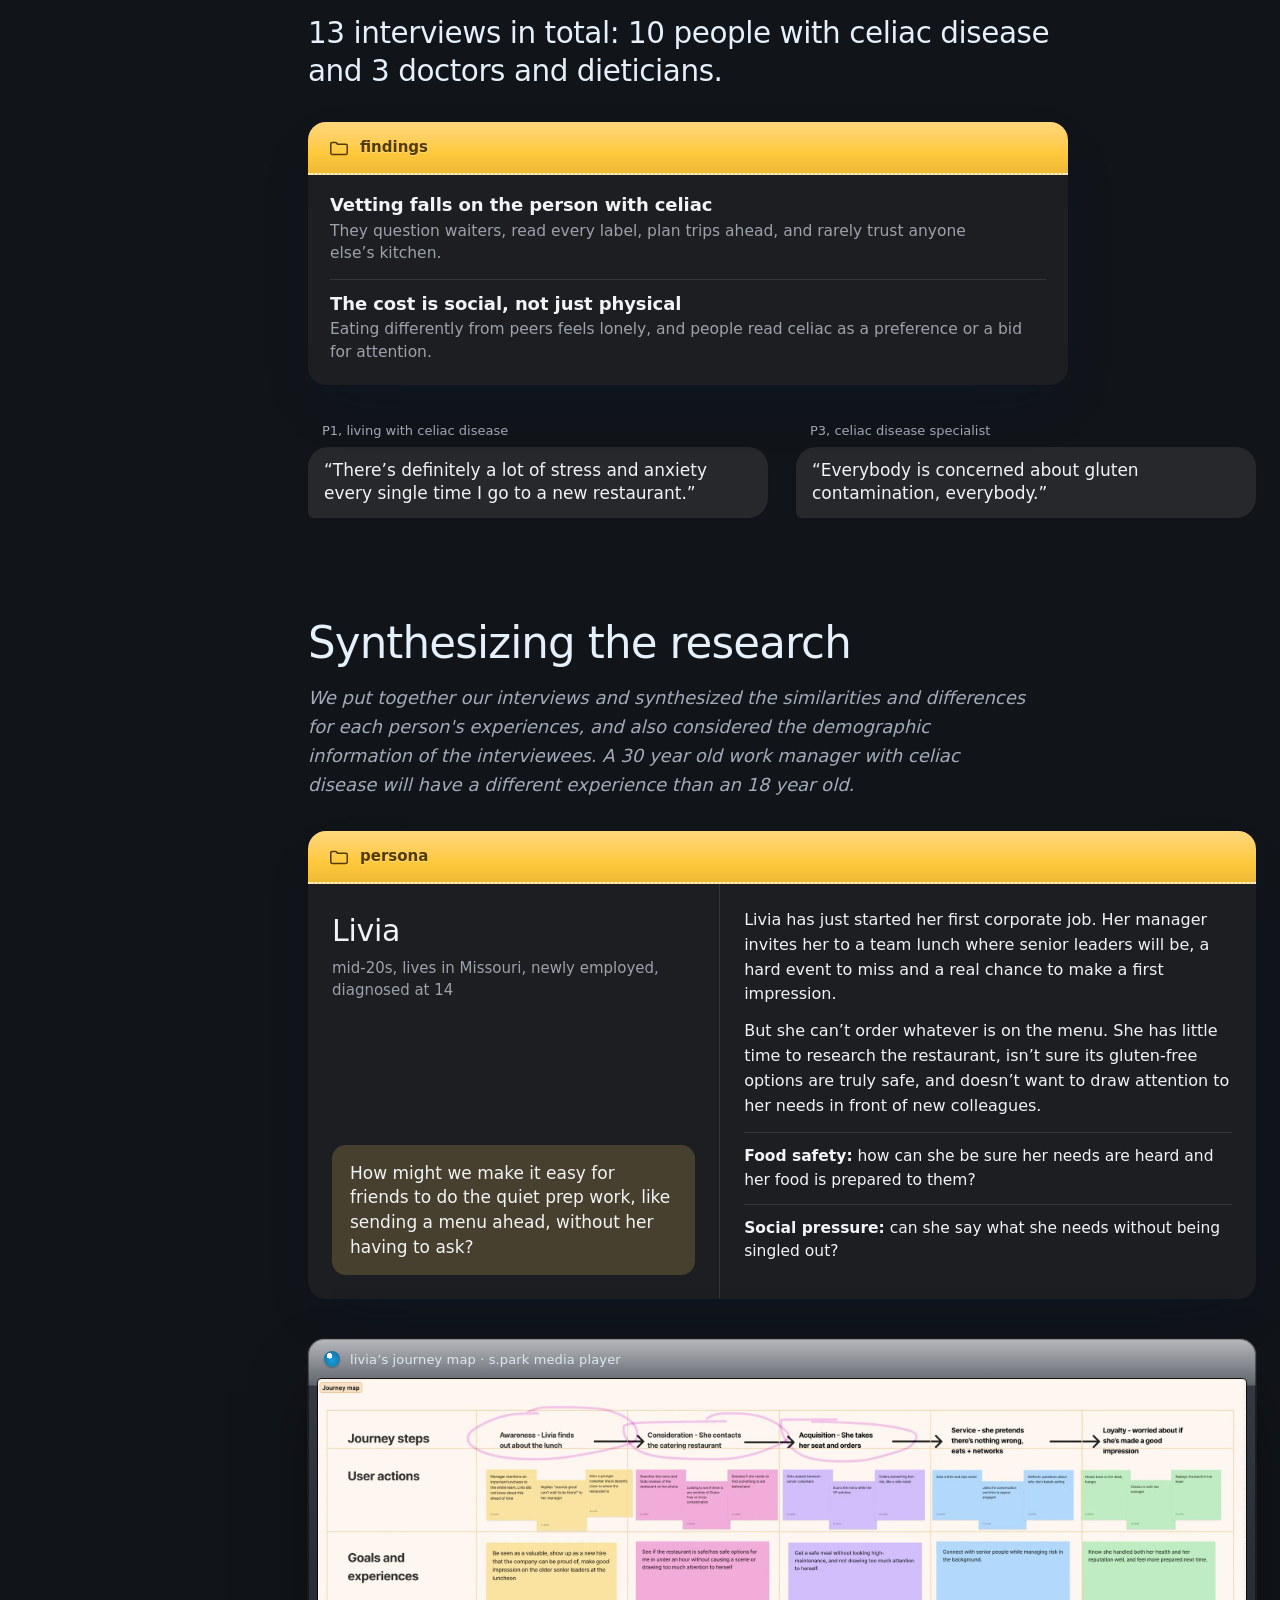
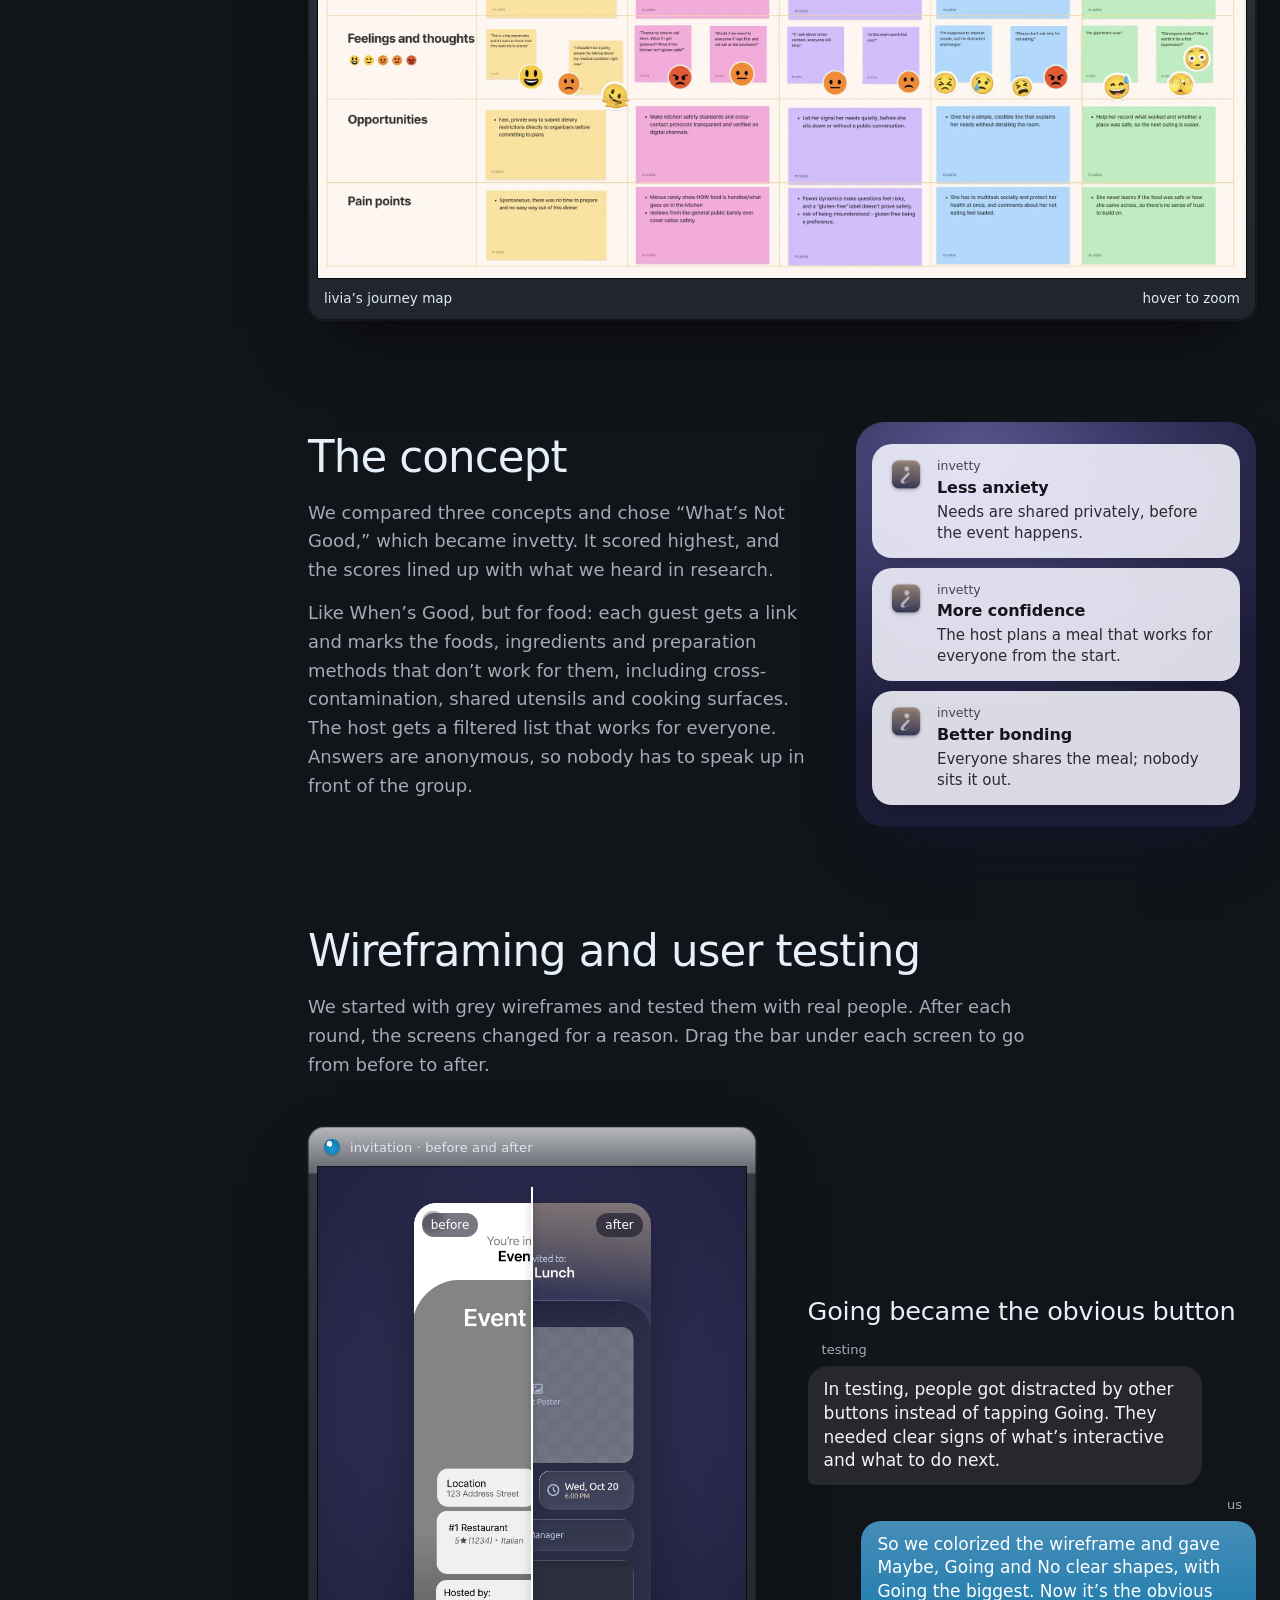
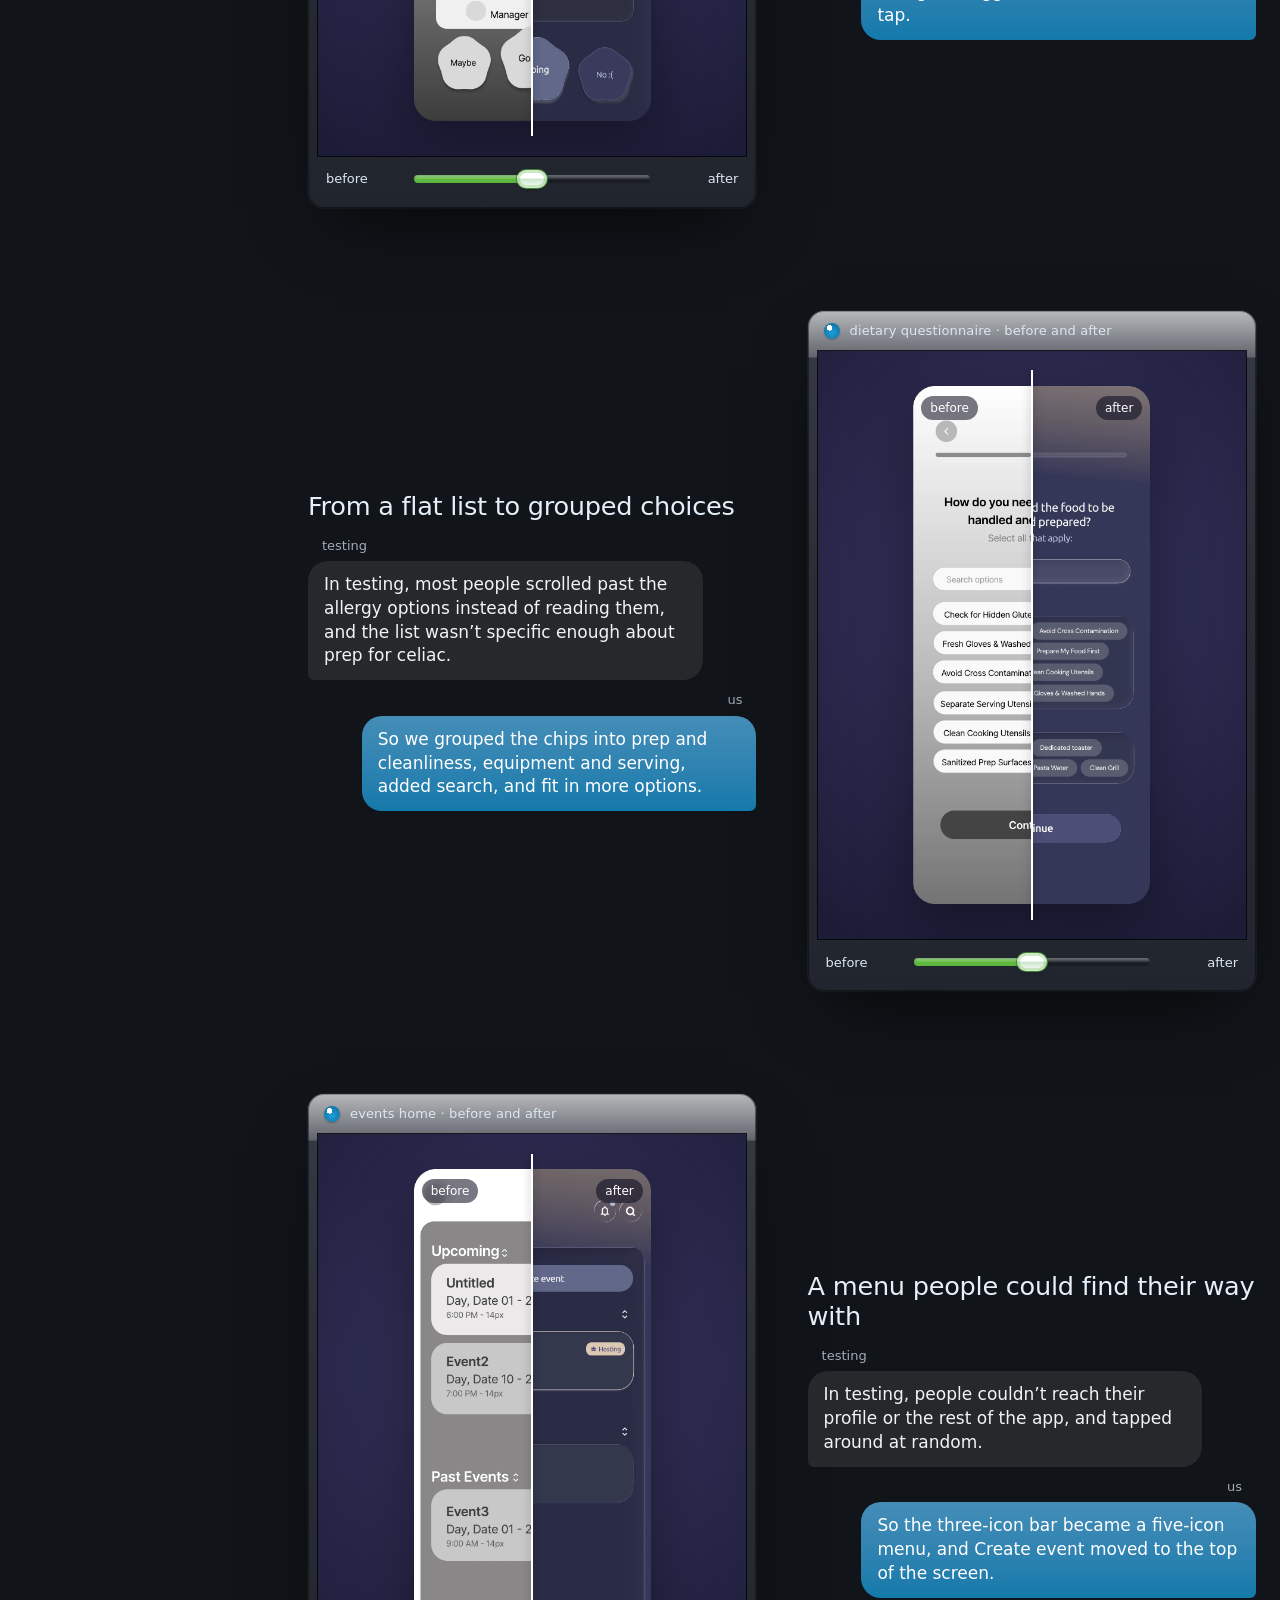
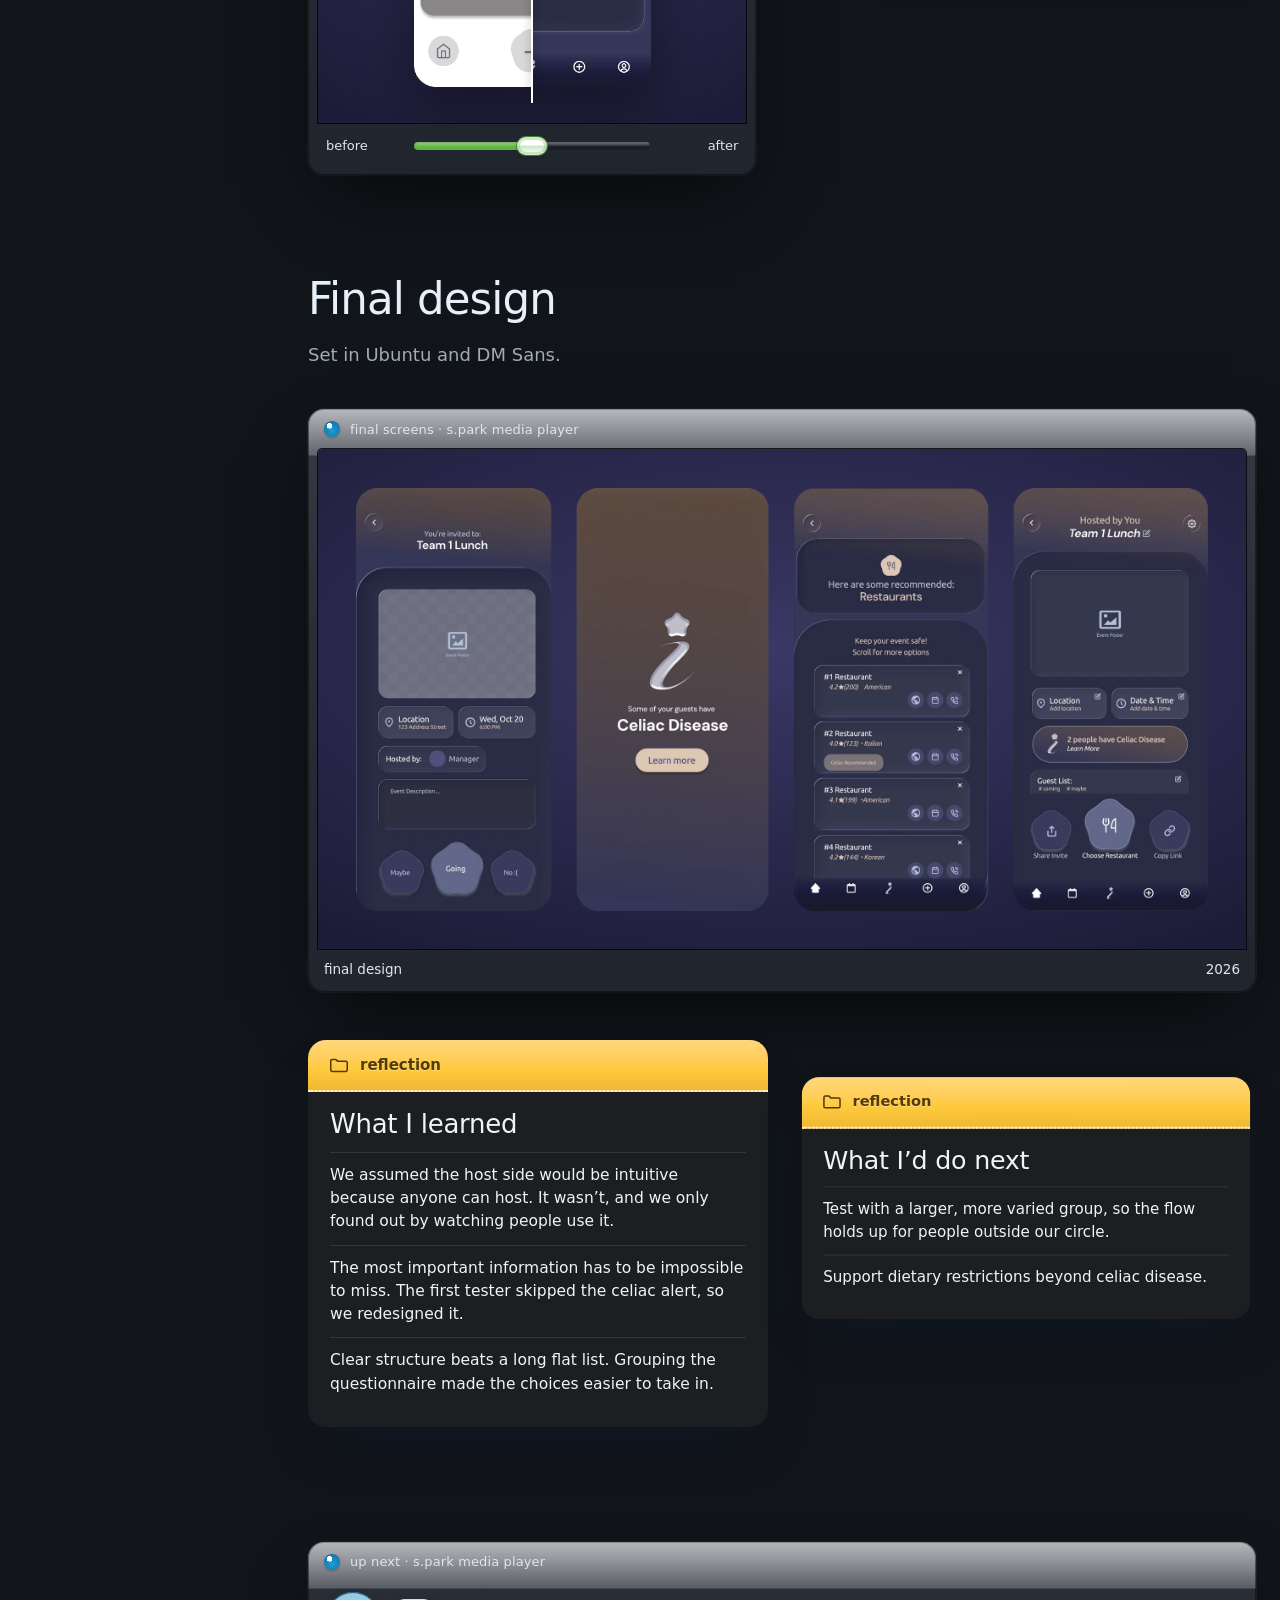
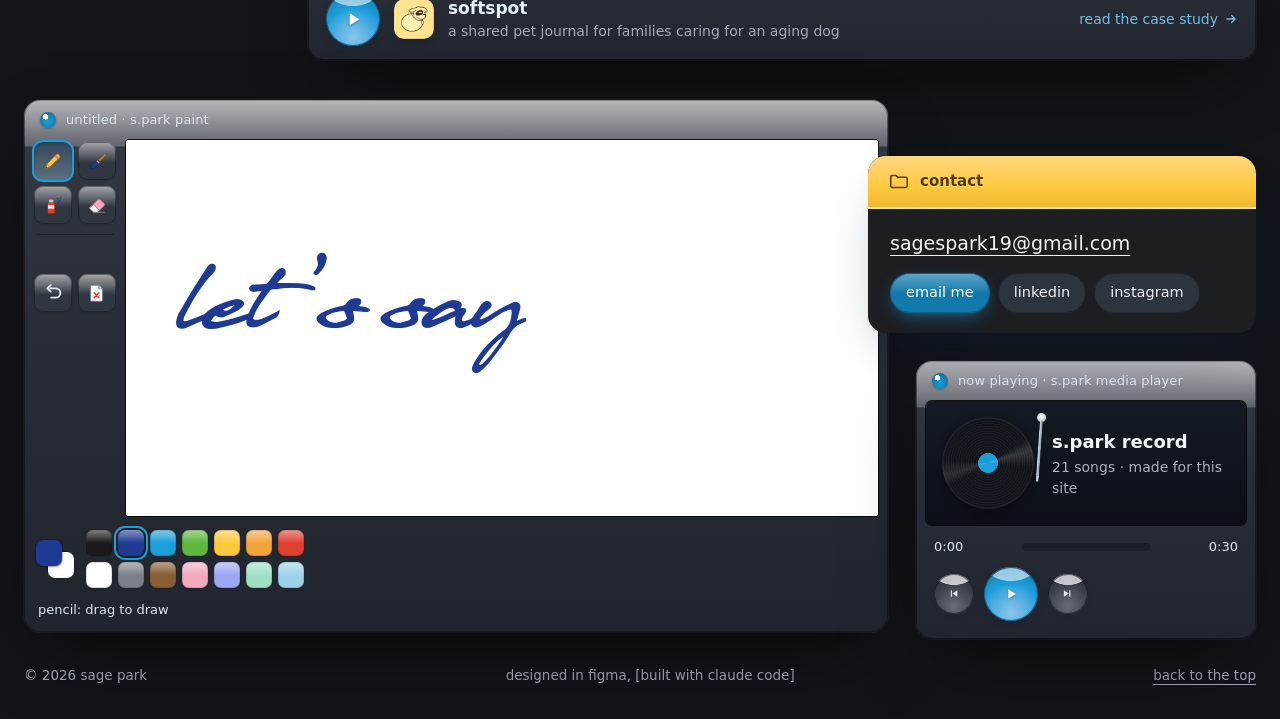
<file: invetty.html>
<!doctype html>
<html lang="en" data-theme="day">
<head>
<meta charset="utf-8">
<meta name="viewport" content="width=device-width, initial-scale=1, viewport-fit=cover">
<title>invetty</title>
<meta name="description" content="invetty: an app for event goers with celiac disease. A UX design case study by Sage Park, Soha Mehta, Michael Kim and Carrie Shi.">
<script>
  // Apple devices get SF Pro, their system font; everything else gets Satoshi
  try { if (/Mac|iPhone|iPad|iPod/.test(navigator.platform || '') || /iPhone|iPad|Macintosh/.test(navigator.userAgent)) document.documentElement.classList.add('apple'); } catch (e) {}
</script>
<script>
  // day or night: what the window on the home page showed in the last few hours, otherwise this device's clock
  (function () {
    var th = null;
    try { var o = JSON.parse(localStorage.getItem('sp-theme')); if (o && Date.now() - o.t < 6 * 3600e3) th = o.v; } catch (e) {}
    if (!th) { var h = new Date().getHours(); th = h >= 19 || h < 6 ? 'night' : 'day'; }
    document.documentElement.setAttribute('data-theme', th);
  })();
</script>
<link rel="preconnect" href="https://api.fontshare.com" crossorigin>
<!-- Satoshi, from Fontshare (free for personal and commercial use) -->
<link href="https://api.fontshare.com/v2/css?f[]=satoshi@300,400,500,700&display=swap" rel="stylesheet">
<link rel="stylesheet" href="css/aero.css">
<link rel="stylesheet" href="css/case.css">
</head>
<body>

<div class="desk" id="top">
  <div class="wrap">
    <section class="case-player chrome" aria-label="invetty">
      <div class="titlebar"><span class="app-orb" aria-hidden="true"></span><span class="t">invetty · s.park media player</span></div>
      <div class="menubar">
        <nav aria-label="Main"><a href="index.html#work">work</a><a href="about.html">about</a><a href="#contact">contact</a></nav>
        <a class="back" href="index.html#work"><svg width="14" height="14" viewBox="0 0 24 24" fill="none" stroke="currentColor" stroke-width="2.2" stroke-linecap="round" aria-hidden="true"><path d="M19 12H5M11 6l-6 6 6 6"/></svg>all work</a>
      </div>
      <!-- the two flows, side by side; the controls below play them and have nothing to do with scrolling -->
      <div class="screen case-screen" data-duo>
        <figure class="duo-v"><video src="video/invitee-flow.mp4" poster="img/invitee-poster.webp" autoplay muted loop playsinline preload="auto" aria-label="Screen recording of the invitee flow: opening the invite from a group chat, RSVPing and filling in the dietary questionnaire"></video><figcaption>invitee flow</figcaption></figure>
        <figure class="duo-v"><video src="video/inviter-flow.mp4" poster="img/inviter-poster.webp" autoplay muted loop playsinline preload="auto" aria-label="Screen recording of the inviter flow: reviewing guests’ needs and choosing a recommended restaurant"></video><figcaption>inviter flow</figcaption></figure>
      </div>
      <div class="transport">
        <div class="seek">
          <span class="lbl" data-duo-cur>0:00</span>
          <input class="range" type="range" min="0" max="1000" step="1" value="0" data-duo-seek aria-label="Seek the two flow videos">
          <span class="lbl" data-duo-dur>0:00</span>
        </div>
        <div class="deck">
          <div class="btns">
            <button class="orb" type="button" data-duo-restart aria-label="Play both flows from the start"><svg viewBox="0 0 24 24" fill="currentColor" aria-hidden="true"><path d="M6 5h2.4v14H6zM20 5v14L9.5 12z"/></svg></button>
            <button class="orb big" type="button" data-duo-play aria-pressed="true" aria-label="Play or pause the flow videos"><svg class="ico-play" viewBox="0 0 24 24" fill="currentColor" aria-hidden="true"><path d="M8 5v14l11-7z"/></svg><svg class="ico-pause" viewBox="0 0 24 24" fill="currentColor" aria-hidden="true"><path d="M7 5h3.6v14H7zM13.4 5H17v14h-3.6z"/></svg></button>
          </div>
          <div class="hero-copy">
            <div class="title-row"><h1>invetty</h1><img src="img/invetty-logo.webp" alt="The invetty app icon: a glassy lowercase i with a star for its dot" width="609" height="609"></div>
            <p class="sub">an app for event goers with celiac disease</p>
          </div>
        </div>
      </div>
    </section>
  </div>
</div>

<div class="case-layout wrap">
<!-- the sections, as a sticky menu on the side (built by the script below) -->
<aside class="side" data-title="invetty" aria-label="Case study sections"></aside>
<main class="case">
  <section class="sec" id="s-intro" data-name="overview" data-icon="doc" aria-label="Overview">
    <div class="overview">
      <p class="question">How can we help people with celiac disease feel less anxious and join social meals with more confidence, by giving them control over how their dietary needs are handled?</p>
      <div class="memo">
        <div class="memo-head"><svg viewBox="0 0 24 24" fill="none" stroke="currentColor" stroke-width="1.7" stroke-linejoin="round" aria-hidden="true"><path d="M3 7.5A1.5 1.5 0 0 1 4.5 6h4.2l2 2h8.8A1.5 1.5 0 0 1 21 9.5v8A1.5 1.5 0 0 1 19.5 19h-15A1.5 1.5 0 0 1 3 17.5z"/></svg>ux design</div>
        <div class="memo-body">
          <h2 class="memo-h">invetty</h2>
          <dl><dt>role</dt><dd>led a team of four</dd><dt>with</dt><dd>Soha Mehta, Michael Kim, Carrie Shi</dd><dt>when</dt><dd>September 9 to November 11, 2026</dd><dt>tools</dt><dd>FigJam, Figma</dd></dl>
        </div>
      </div>
    </div>
  </section>

  <section class="sec" id="s-research" data-name="research" data-icon="chat" aria-labelledby="h-research">
    <div class="col">
      <h2 id="h-research">What we needed to learn</h2>
      <p>Eating safely with celiac disease takes work before the meal starts, and the social cost is as heavy as the physical risk. To understand both sides, we spoke with people who live with it, and with allergists and dieticians who treat patients of all ages.</p>
    </div>
    <p class="tally"><b>13</b> interviews in total: <b>10</b> people with celiac disease and <b>3</b> doctors and dieticians.</p>
    <div class="memo findings">
      <div class="memo-head"><svg viewBox="0 0 24 24" fill="none" stroke="currentColor" stroke-width="1.7" stroke-linejoin="round" aria-hidden="true"><path d="M3 7.5A1.5 1.5 0 0 1 4.5 6h4.2l2 2h8.8A1.5 1.5 0 0 1 21 9.5v8A1.5 1.5 0 0 1 19.5 19h-15A1.5 1.5 0 0 1 3 17.5z"/></svg>findings</div>
      <div class="memo-body">
        <ul class="nlist">
          <li><h3>Vetting falls on the person with celiac</h3><p>They question waiters, read every label, plan trips ahead, and rarely trust anyone else’s kitchen.</p></li>
          <li><h3>The cost is social, not just physical</h3><p>Eating differently from peers feels lonely, and people read celiac as a preference or a bid for attention.</p></li>
        </ul>
      </div>
    </div>
    <div class="voices">
      <figure class="bubble-wrap"><figcaption class="sender">P1, living with celiac disease</figcaption><blockquote class="bubble them">“There’s definitely a lot of stress and anxiety every single time I go to a new restaurant.”</blockquote></figure>
      <figure class="bubble-wrap"><figcaption class="sender">P3, celiac disease specialist</figcaption><blockquote class="bubble them">“Everybody is concerned about gluten contamination, everybody.”</blockquote></figure>
    </div>
  </section>

  <section class="sec" id="s-define" data-name="define" data-icon="person" aria-labelledby="h-define">
    <div class="col">
      <h2 id="h-define">Synthesizing the research</h2>
      <p class="todo">We put together our interviews and synthesized the similarities and differences for each person's experiences, and also considered the demographic information of the interviewees. A 30 year old work manager with celiac disease will have a different experience than an 18 year old.</p>
    </div>
    <div class="persona">
      <div class="memo-head"><svg viewBox="0 0 24 24" fill="none" stroke="currentColor" stroke-width="1.7" stroke-linejoin="round" aria-hidden="true"><path d="M3 7.5A1.5 1.5 0 0 1 4.5 6h4.2l2 2h8.8A1.5 1.5 0 0 1 21 9.5v8A1.5 1.5 0 0 1 19.5 19h-15A1.5 1.5 0 0 1 3 17.5z"/></svg>persona</div>
      <div class="who">
        <div><h3>Livia</h3><p class="meta">mid-20s, lives in Missouri, newly employed, diagnosed at 14</p></div>
        <p class="hmw">How might we make it easy for friends to do the quiet prep work, like sending a menu ahead, without her having to ask?</p>
      </div>
      <div class="story">
        <p>Livia has just started her first corporate job. Her manager invites her to a team lunch where senior leaders will be, a hard event to miss and a real chance to make a first impression.</p>
        <p>But she can’t order whatever is on the menu. She has little time to research the restaurant, isn’t sure its gluten-free options are truly safe, and doesn’t want to draw attention to her needs in front of new colleagues.</p>
        <ol class="conflicts">
          <li><b>Food safety:</b> how can she be sure her needs are heard and her food is prepared to them?</li>
          <li><b>Social pressure:</b> can she say what she needs without being singled out?</li>
        </ol>
      </div>
    </div>
    <div class="viewer chrome">
      <div class="titlebar"><span class="app-orb" aria-hidden="true"></span><span class="t">livia’s journey map · s.park media player</span></div>
      <div class="screen">
        <div class="journey">
          <img src="img/journey-map.webp" alt="Livia’s journey map across five steps: finding out about the lunch, contacting the restaurant, taking her seat and ordering, pretending nothing is wrong while she networks, and worrying afterwards about the impression she made. Rows cover her actions, goals, feelings, opportunities and pain points." width="2400" height="1289">
          <span class="lens" hidden></span>
        </div>
      </div>
      <div class="statusbar"><span>livia’s journey map</span><span class="for-mouse">hover to zoom</span></div>
    </div>
  </section>

  <section class="sec" id="s-ideate" data-name="ideate" data-icon="bulb" aria-labelledby="h-ideate">
    <div class="concept">
    <div class="col">
      <h2 id="h-ideate">The concept</h2>
      <p>We compared three concepts and chose “What’s Not Good,” which became invetty. It scored highest, and the scores lined up with what we heard in research.</p>
      <p>Like When’s Good, but for food: each guest gets a link and marks the foods, ingredients and preparation methods that don’t work for them, including cross-contamination, shared utensils and cooking surfaces. The host gets a filtered list that works for everyone. Answers are anonymous, so nobody has to speak up in front of the group.</p>
    </div>
    <div class="lock" aria-label="What invetty does for a guest">
        <div class="notif"><img src="img/invetty-logo.webp" alt="" width="38" height="38"><div><p class="n-app">invetty</p><h3>Less anxiety</h3><p>Needs are shared privately, before the event happens.</p></div></div>
        <div class="notif"><img src="img/invetty-logo.webp" alt="" width="38" height="38"><div><p class="n-app">invetty</p><h3>More confidence</h3><p>The host plans a meal that works for everyone from the start.</p></div></div>
        <div class="notif"><img src="img/invetty-logo.webp" alt="" width="38" height="38"><div><p class="n-app">invetty</p><h3>Better bonding</h3><p>Everyone shares the meal; nobody sits it out.</p></div></div>
    </div>
    </div>
  </section>

  <section class="sec" id="s-iterate" data-name="iterate" data-icon="phones" aria-labelledby="h-iterate">
    <div class="col">
      <h2 id="h-iterate">Wireframing and user testing</h2>
      <p>We started with grey wireframes and tested them with real people. After each round, the screens changed for a reason. Drag the bar under each screen to go from before to after.</p>
    </div>
    <div class="pairs">
      <article class="pair">
        <div class="pair-win chrome">
          <div class="titlebar"><span class="app-orb" aria-hidden="true"></span><span class="t">invitation · before and after</span></div>
          <div class="screen compare">
            <div class="phone">
              <img class="after" src="img/invitation-after.webp" alt="After: the colorized invitation with clear Maybe, Going and No buttons">
              <img class="before" src="img/invitation-before.webp" alt="Before: a grey wireframe of the invitation, with a poster and three round buttons">
              <span class="split" aria-hidden="true"></span><span class="tag b" aria-hidden="true">before</span><span class="tag a" aria-hidden="true">after</span>
            </div>
          </div>
          <div class="transport"><div class="seek"><span class="lbl">before</span><input class="range" type="range" min="0" max="100" value="50" data-wipe aria-label="Wipe from the invitation before to after"><span class="lbl">after</span></div></div>
        </div>
        <div>
          <h3>Going became the obvious button</h3>
          <div class="chat">
            <div><span class="sender">testing</span><div class="bubble them"><p>In testing, people got distracted by other buttons instead of tapping Going. They needed clear signs of what’s interactive and what to do next.</p></div></div>
            <div class="row-us"><span class="sender">us</span><div class="bubble us"><p>So we colorized the wireframe and gave Maybe, Going and No clear shapes, with Going the biggest. Now it’s the obvious tap.</p></div></div>
          </div>
        </div>
      </article>

      <article class="pair">
        <div class="pair-win chrome">
          <div class="titlebar"><span class="app-orb" aria-hidden="true"></span><span class="t">dietary questionnaire · before and after</span></div>
          <div class="screen compare">
            <div class="phone">
              <img class="after" src="img/questionnaire-after.webp" alt="After: options grouped into prep and cleanliness, equipment and serving, with a search bar">
              <img class="before" src="img/questionnaire-before.webp" alt="Before: a flat list of options to pick from">
              <span class="split" aria-hidden="true"></span><span class="tag b" aria-hidden="true">before</span><span class="tag a" aria-hidden="true">after</span>
            </div>
          </div>
          <div class="transport"><div class="seek"><span class="lbl">before</span><input class="range" type="range" min="0" max="100" value="50" data-wipe aria-label="Wipe from the questionnaire before to after"><span class="lbl">after</span></div></div>
        </div>
        <div>
          <h3>From a flat list to grouped choices</h3>
          <div class="chat">
            <div><span class="sender">testing</span><div class="bubble them"><p>In testing, most people scrolled past the allergy options instead of reading them, and the list wasn’t specific enough about prep for celiac.</p></div></div>
            <div class="row-us"><span class="sender">us</span><div class="bubble us"><p>So we grouped the chips into prep and cleanliness, equipment and serving, added search, and fit in more options.</p></div></div>
          </div>
        </div>
      </article>

      <article class="pair">
        <div class="pair-win chrome">
          <div class="titlebar"><span class="app-orb" aria-hidden="true"></span><span class="t">events home · before and after</span></div>
          <div class="screen compare">
            <div class="phone">
              <img class="after" src="img/home-after.webp" alt="After: the events list with a Create event button and a five-icon menu bar">
              <img class="before" src="img/home-before.webp" alt="Before: the events list with a three-icon bar">
              <span class="split" aria-hidden="true"></span><span class="tag b" aria-hidden="true">before</span><span class="tag a" aria-hidden="true">after</span>
            </div>
          </div>
          <div class="transport"><div class="seek"><span class="lbl">before</span><input class="range" type="range" min="0" max="100" value="50" data-wipe aria-label="Wipe from the events home before to after"><span class="lbl">after</span></div></div>
        </div>
        <div>
          <h3>A menu people could find their way with</h3>
          <div class="chat">
            <div><span class="sender">testing</span><div class="bubble them"><p>In testing, people couldn’t reach their profile or the rest of the app, and tapped around at random.</p></div></div>
            <div class="row-us"><span class="sender">us</span><div class="bubble us"><p>So the three-icon bar became a five-icon menu, and Create event moved to the top of the screen.</p></div></div>
          </div>
        </div>
      </article>
    </div>
  </section>

  <section class="sec" id="s-outcome" data-name="outcome" data-icon="star" aria-labelledby="h-outcome">
    <div class="col">
      <h2 id="h-outcome">Final design</h2>
      <p>Set in Ubuntu and DM Sans.</p>
    </div>
    <div class="viewer chrome">
      <div class="titlebar"><span class="app-orb" aria-hidden="true"></span><span class="t">final screens · s.park media player</span></div>
      <div class="screen final-screen"><img src="img/invetty-final.webp" alt="Four final screens: the invitation, the celiac introduction, the filtered restaurant search and the host’s event page" width="2012" height="1000" loading="lazy"></div>
      <div class="statusbar"><span>final design</span><span>2026</span></div>
    </div>
    <div class="reflect">
      <div class="memo">
        <div class="memo-head"><svg viewBox="0 0 24 24" fill="none" stroke="currentColor" stroke-width="1.7" stroke-linejoin="round" aria-hidden="true"><path d="M3 7.5A1.5 1.5 0 0 1 4.5 6h4.2l2 2h8.8A1.5 1.5 0 0 1 21 9.5v8A1.5 1.5 0 0 1 19.5 19h-15A1.5 1.5 0 0 1 3 17.5z"/></svg>reflection</div>
        <div class="memo-body">
          <h3>What I learned</h3>
          <ul>
            <li>We assumed the host side would be intuitive because anyone can host. It wasn’t, and we only found out by watching people use it.</li>
            <li>The most important information has to be impossible to miss. The first tester skipped the celiac alert, so we redesigned it.</li>
            <li>Clear structure beats a long flat list. Grouping the questionnaire made the choices easier to take in.</li>
          </ul>
        </div>
      </div>
      <div class="memo">
        <div class="memo-head"><svg viewBox="0 0 24 24" fill="none" stroke="currentColor" stroke-width="1.7" stroke-linejoin="round" aria-hidden="true"><path d="M3 7.5A1.5 1.5 0 0 1 4.5 6h4.2l2 2h8.8A1.5 1.5 0 0 1 21 9.5v8A1.5 1.5 0 0 1 19.5 19h-15A1.5 1.5 0 0 1 3 17.5z"/></svg>reflection</div>
        <div class="memo-body">
          <h3>What I’d do next</h3>
          <ul>
            <li>Test with a larger, more varied group, so the flow holds up for people outside our circle.</li>
            <li>Support dietary restrictions beyond celiac disease.</li>
          </ul>
        </div>
      </div>
    </div>
  </section>

  <!-- up next -->
  <a class="upnext chrome" href="softspot.html">
    <span class="titlebar"><span class="app-orb" aria-hidden="true"></span><span class="t">up next · s.park media player</span></span>
    <span class="upnext-bar">
      <span class="orb big" aria-hidden="true"><svg viewBox="0 0 24 24" fill="currentColor"><path d="M8 5v14l11-7z"/></svg></span>
      <img src="img/softspot/icon.webp" alt="" width="512" height="512">
      <span class="upnext-t"><b>softspot</b><span>a shared pet journal for families caring for an aging dog</span></span>
      <span class="back">read the case study <svg width="14" height="14" viewBox="0 0 24 24" fill="none" stroke="currentColor" stroke-width="2.2" stroke-linecap="round" aria-hidden="true"><path d="M5 12h14M13 6l6 6-6 6"/></svg></span>
    </span>
  </a>
</main>
</div>

  <section class="lobby wrap" id="contact" aria-labelledby="hi-title">
    <h2 class="sr-only" id="hi-title">let’s say hi</h2>
    <div class="hi-grid">
      <!-- a paint window: "let's say hi" is written on in my handwriting, then anyone can draw on it -->
      <div class="paint chrome" data-paint>
        <div class="titlebar"><span class="app-orb" aria-hidden="true"></span><span class="t">untitled · s.park paint</span></div>
        <div class="paint-body">
          <div class="tools" role="toolbar" aria-label="Drawing tools"><button class="tool" type="button" data-tool="pencil" aria-pressed="true" aria-label="pencil"><svg viewBox="0 0 24 24" aria-hidden="true"><path d="M4 20l1.2-4.6L15.6 5a2 2 0 0 1 2.8 0l.6.6a2 2 0 0 1 0 2.8L8.6 18.8z" fill="#F7C64A" stroke="#9A6B0E" stroke-width=".9" stroke-linejoin="round"/><path d="M4 20l1.2-4.6 3.4 3.4z" fill="#F1D9B5" stroke="#9A6B0E" stroke-width=".9" stroke-linejoin="round"/><path d="M4 20l.5-1.9 1.4 1.4z" fill="#2B2B2B"/><path d="M14.4 6.2l3.4 3.4" stroke="#E07B8A" stroke-width="2.4"/></svg></button><button class="tool" type="button" data-tool="brush" aria-pressed="false" aria-label="brush"><svg viewBox="0 0 24 24" aria-hidden="true"><path d="M13.5 10.5 20 4a1.4 1.4 0 0 1 2 2l-6.5 6.5z" fill="#B07A45" stroke="#6E4520" stroke-width=".8"/><path d="M12.6 11.4l2 2-1.2 1.2-2-2z" fill="#C3CCD5" stroke="#6F7C88" stroke-width=".7"/><path d="M11.2 12.8l2 2c-.6 2.9-2.8 5-6.9 5.4-.8.1-1.6-.3-1.3-.9 1.3-2.4 1.1-5.1 6.2-6.5z" fill="#1F3A93" stroke="#14275F" stroke-width=".7"/></svg></button><button class="tool" type="button" data-tool="spray" aria-pressed="false" aria-label="spray"><svg viewBox="0 0 24 24" aria-hidden="true"><rect x="6" y="9" width="8" height="12.5" rx="2" fill="#E0412F" stroke="#8E2117" stroke-width=".8"/><rect x="7.6" y="6" width="4.8" height="3.4" rx=".8" fill="#C3CCD5" stroke="#6F7C88" stroke-width=".7"/><rect x="6.6" y="12" width="6.8" height="4" fill="#fff" opacity=".85"/><g fill="#1F3A93"><circle cx="17" cy="5" r=".9"/><circle cx="19.5" cy="7" r=".9"/><circle cx="18" cy="9" r=".9"/><circle cx="20.5" cy="4" r=".7"/><circle cx="21" cy="9.6" r=".7"/></g></svg></button><button class="tool" type="button" data-tool="eraser" aria-pressed="false" aria-label="eraser"><svg viewBox="0 0 24 24" aria-hidden="true"><path d="M3.6 15.4 13 6a1.8 1.8 0 0 1 2.5 0l4.4 4.4a1.8 1.8 0 0 1 0 2.5L12.8 20H8.2z" fill="#F5A9BE" stroke="#A8536B" stroke-width=".9" stroke-linejoin="round"/><path d="M3.6 15.4 8.2 20h4.6l2.1-2.1-6.6-6.6z" fill="#F2F4F7" stroke="#A8536B" stroke-width=".9" stroke-linejoin="round"/><path d="M8 20h12" stroke="#7C8088" stroke-width="1" stroke-linecap="round"/></svg></button><span class="gap" aria-hidden="true"></span><button class="tool" type="button" data-act="undo" aria-label="Undo"><svg viewBox="0 0 24 24" aria-hidden="true"><path d="M9 7H15a5 5 0 0 1 0 10h-5" fill="none" stroke="currentColor" stroke-width="2" stroke-linecap="round"/><path d="M9.5 3.5 5.8 7l3.7 3.5" fill="none" stroke="currentColor" stroke-width="2" stroke-linecap="round" stroke-linejoin="round"/></svg></button><button class="tool" type="button" data-act="clear" aria-label="Clear the canvas"><svg viewBox="0 0 24 24" aria-hidden="true"><path d="M6 3.5h8l4 4V20a1 1 0 0 1-1 1H6a1 1 0 0 1-1-1V4.5a1 1 0 0 1 1-1z" fill="#fff" stroke="#5E7C98" stroke-width=".9"/><path d="M14 3.5v4h4" fill="#E3EAF1" stroke="#5E7C98" stroke-width=".9" stroke-linejoin="round"/><path d="m9 12 5 5m0-5-5 5" stroke="#E0412F" stroke-width="1.8" stroke-linecap="round"/></svg></button></div>
          <div class="paper"><canvas aria-label="A drawing canvas with “let’s say hi” handwritten on it. Draw on it with your mouse or finger."></canvas></div>
        </div>
        <div class="palette" role="group" aria-label="Colours"><span class="cur" aria-hidden="true"><i></i></span><div class="swatches-row"><button class="sw" type="button" data-c="#1A1A1A" aria-label="black" aria-pressed="false"></button><button class="sw" type="button" data-c="#1F3A93" aria-label="ink blue" aria-pressed="true"></button><button class="sw" type="button" data-c="#1A9FDB" aria-label="sky blue" aria-pressed="false"></button><button class="sw" type="button" data-c="#5DB83D" aria-label="green" aria-pressed="false"></button><button class="sw" type="button" data-c="#FFC93C" aria-label="yellow" aria-pressed="false"></button><button class="sw" type="button" data-c="#F2A33A" aria-label="orange" aria-pressed="false"></button><button class="sw" type="button" data-c="#E0412F" aria-label="red" aria-pressed="false"></button><button class="sw" type="button" data-c="#FFFFFF" aria-label="white" aria-pressed="false"></button><button class="sw" type="button" data-c="#7C8088" aria-label="grey" aria-pressed="false"></button><button class="sw" type="button" data-c="#8A5E34" aria-label="brown" aria-pressed="false"></button><button class="sw" type="button" data-c="#F5A9BE" aria-label="pink" aria-pressed="false"></button><button class="sw" type="button" data-c="#9DA8F5" aria-label="periwinkle" aria-pressed="false"></button><button class="sw" type="button" data-c="#9FE0C4" aria-label="mint" aria-pressed="false"></button><button class="sw" type="button" data-c="#9CD3EA" aria-label="pale blue" aria-pressed="false"></button></div></div>
        <div class="statusbar"><span data-hint>pencil: drag to draw</span><span data-xy></span></div>
      </div>
      <div class="hi-side">
        <div class="memo hi-memo">
          <div class="memo-head"><svg viewBox="0 0 24 24" fill="none" stroke="currentColor" stroke-width="1.7" stroke-linejoin="round" aria-hidden="true"><path d="M3 7.5A1.5 1.5 0 0 1 4.5 6h4.2l2 2h8.8A1.5 1.5 0 0 1 21 9.5v8A1.5 1.5 0 0 1 19.5 19h-15A1.5 1.5 0 0 1 3 17.5z"/></svg>contact</div>
          <div class="memo-body">
            <a class="email" href="mailto:sagespark19@gmail.com">sagespark19@gmail.com</a>
            <div class="cta">
              <a class="pill primary" href="mailto:sagespark19@gmail.com">email me</a>
              <a class="pill" href="https://www.linkedin.com/in/sage-park-422842282/" target="_blank" rel="noopener">linkedin</a>
              <a class="pill" href="#contact">instagram</a>
            </div>
          </div>
        </div>
        <!-- my playlist, as its own little player -->
        <div class="np chrome">
          <div class="titlebar"><span class="app-orb" aria-hidden="true"></span><span class="t">now playing · s.park media player</span></div>
          <div class="np-body">
            <div class="vinyl" aria-hidden="true"><div class="rec"></div><div class="arm"></div></div>
            <div>
              <strong class="pl-name">s.park record</strong>
              <span class="pl-sub">21 songs · made for this site</span>
            </div>
          </div>
          <div class="transport" data-juke aria-label="My playlist">
            <div class="seek">
              <span class="lbl" data-pl-time>0:00</span>
              <div class="pl-bar" aria-hidden="true"><i></i></div>
              <span class="lbl" data-pl-dur>0:30</span>
            </div>
            <div class="deck">
              <div class="btns">
                <button class="orb" type="button" aria-label="Previous song"><svg viewBox="0 0 24 24" fill="currentColor" aria-hidden="true"><path d="M6 5h2.4v14H6zM20 5v14L9.5 12z"/></svg></button>
                <button class="orb big" type="button" data-record aria-pressed="false" aria-label="Play or pause the playlist"><svg class="ico-play" viewBox="0 0 24 24" fill="currentColor" aria-hidden="true"><path d="M8 5v14l11-7z"/></svg><svg class="ico-pause" viewBox="0 0 24 24" fill="currentColor" aria-hidden="true"><path d="M7 5h3.6v14H7zM13.4 5H17v14h-3.6z"/></svg></button>
                <button class="orb" type="button" aria-label="Next song"><svg viewBox="0 0 24 24" fill="currentColor" aria-hidden="true"><path d="M15.6 5H18v14h-2.4zM4 5l10.5 7L4 19z"/></svg></button>
              </div>
            </div>
          </div>
        </div>
      </div>
    </div>
  </section>

<footer class="foot">
  <div class="wrap">
    <span>© 2026 sage park</span>
    <span>designed in figma, [built with claude code]</span>
    <a href="#top">back to the top</a>
  </div>
</footer>

<!-- the dock: prev / next part and your place in the case study -->
<div class="dock chrome" aria-label="Case study progress">
  <div class="btns">
    <button class="orb" type="button" data-step="-1" aria-label="Previous part"><svg viewBox="0 0 24 24" fill="currentColor" aria-hidden="true"><path d="M6 5h2.4v14H6zM20 5v14L9.5 12z"/></svg></button>
    <button class="orb" type="button" data-step="1" aria-label="Next part"><svg viewBox="0 0 24 24" fill="currentColor" aria-hidden="true"><path d="M15.6 5H18v14h-2.4zM4 5l10.5 7L4 19z"/></svg></button>
  </div>
  <div class="info"><span><b class="chapter" data-chapter>overview</b></span><span class="pl-bar dock-bar" aria-hidden="true"><i data-progress></i></span></div>
  <span class="count" data-count>1 / 6</span>
</div>

<div class="toast" role="status" aria-live="polite"></div>

<script>
  /* the start menu: what's in it on this page */
  window.SPMenu = [
    { label: 'work', key: 'w', icon: 'folder', sub: [
      { label: 'invetty', icon: 'img:img/invetty-logo.webp', href: '#top', current: true },
      { label: 'softspot', icon: 'img:img/softspot/icon.webp', href: 'softspot.html', note: 'case study' },
      { label: 'strike magazine stl', icon: 'img:img/strike/social/avatar.webp', href: 'strike.html', note: 'issues' },
      { label: 'social media marketing', icon: 'folder-dim', disabled: true, note: 'coming soon' },
      { label: 'type collection', icon: 'folder-dim', disabled: true, note: 'coming soon' },
      'sep',
      { label: 'all work', icon: 'folder', href: 'index.html#work' } ] },
    { label: 'this case study', key: 's', icon: 'doc', sub: [
      { label: 'overview', icon: 'doc', href: '#s-intro' },
      { label: 'research', icon: 'chat', href: '#s-research' },
      { label: 'define', icon: 'person', href: '#s-define' },
      { label: 'ideate', icon: 'bulb', href: '#s-ideate' },
      { label: 'iterate', icon: 'phones', href: '#s-iterate' },
      { label: 'outcome', icon: 'star', href: '#s-outcome' } ] },
    { label: 'about', key: 'a', icon: 'person', href: 'about.html' },
    { label: 'playlist', key: 'p', icon: 'music', href: '#contact' },
    { label: 'contact', key: 'c', icon: 'mail', sub: [
      { label: 'email me', icon: 'mail', href: 'mailto:sagespark19@gmail.com' },
      { label: 'copy my email', icon: 'copy', action: 'copy-email' },
      { label: 'linkedin', icon: 'case', href: 'https://www.linkedin.com/in/sage-park-422842282/', external: true },
      { label: 'instagram', icon: 'camera', href: '#contact' } ] },
    'sep',
    { label: 'home', key: 'h', icon: 'home', href: 'index.html' },
    { label: 'back to the top', key: 'b', icon: 'up', href: '#top' }
  ];
  window.SPMenuActions = {
    'copy-email': function () {
      var t = function () { if (window.SP) SP.toast('copied sagespark19@gmail.com'); };
      try { navigator.clipboard.writeText('sagespark19@gmail.com').then(t, function () { if (window.SP) SP.toast('sagespark19@gmail.com'); }); } catch (e) {}
    }
  };
</script>
<script src="js/startmenu.js"></script>
<script src="js/sayhi.js"></script>
<script src="js/aero.js"></script>
<script src="js/player.js"></script>
<script src="js/case.js"></script>
<script src="js/invetty.js"></script>
</body>
</html>
</file>
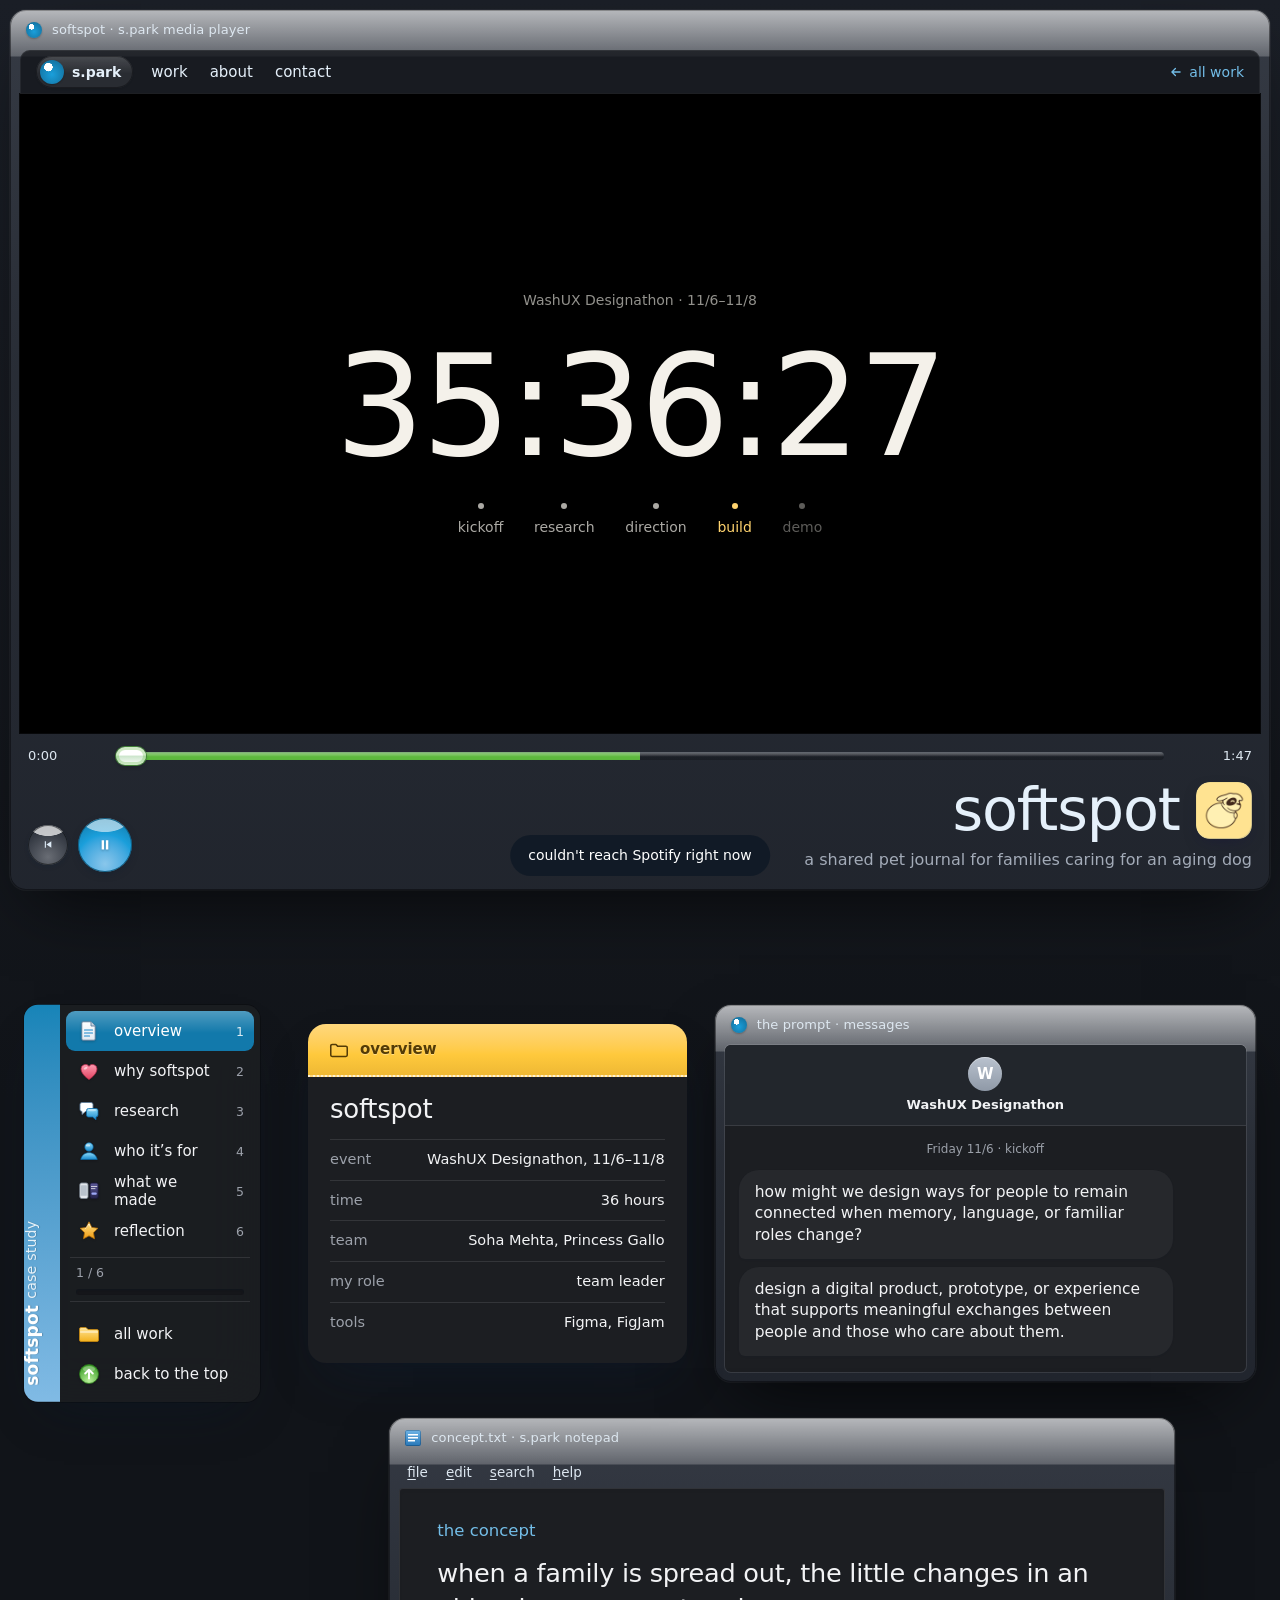
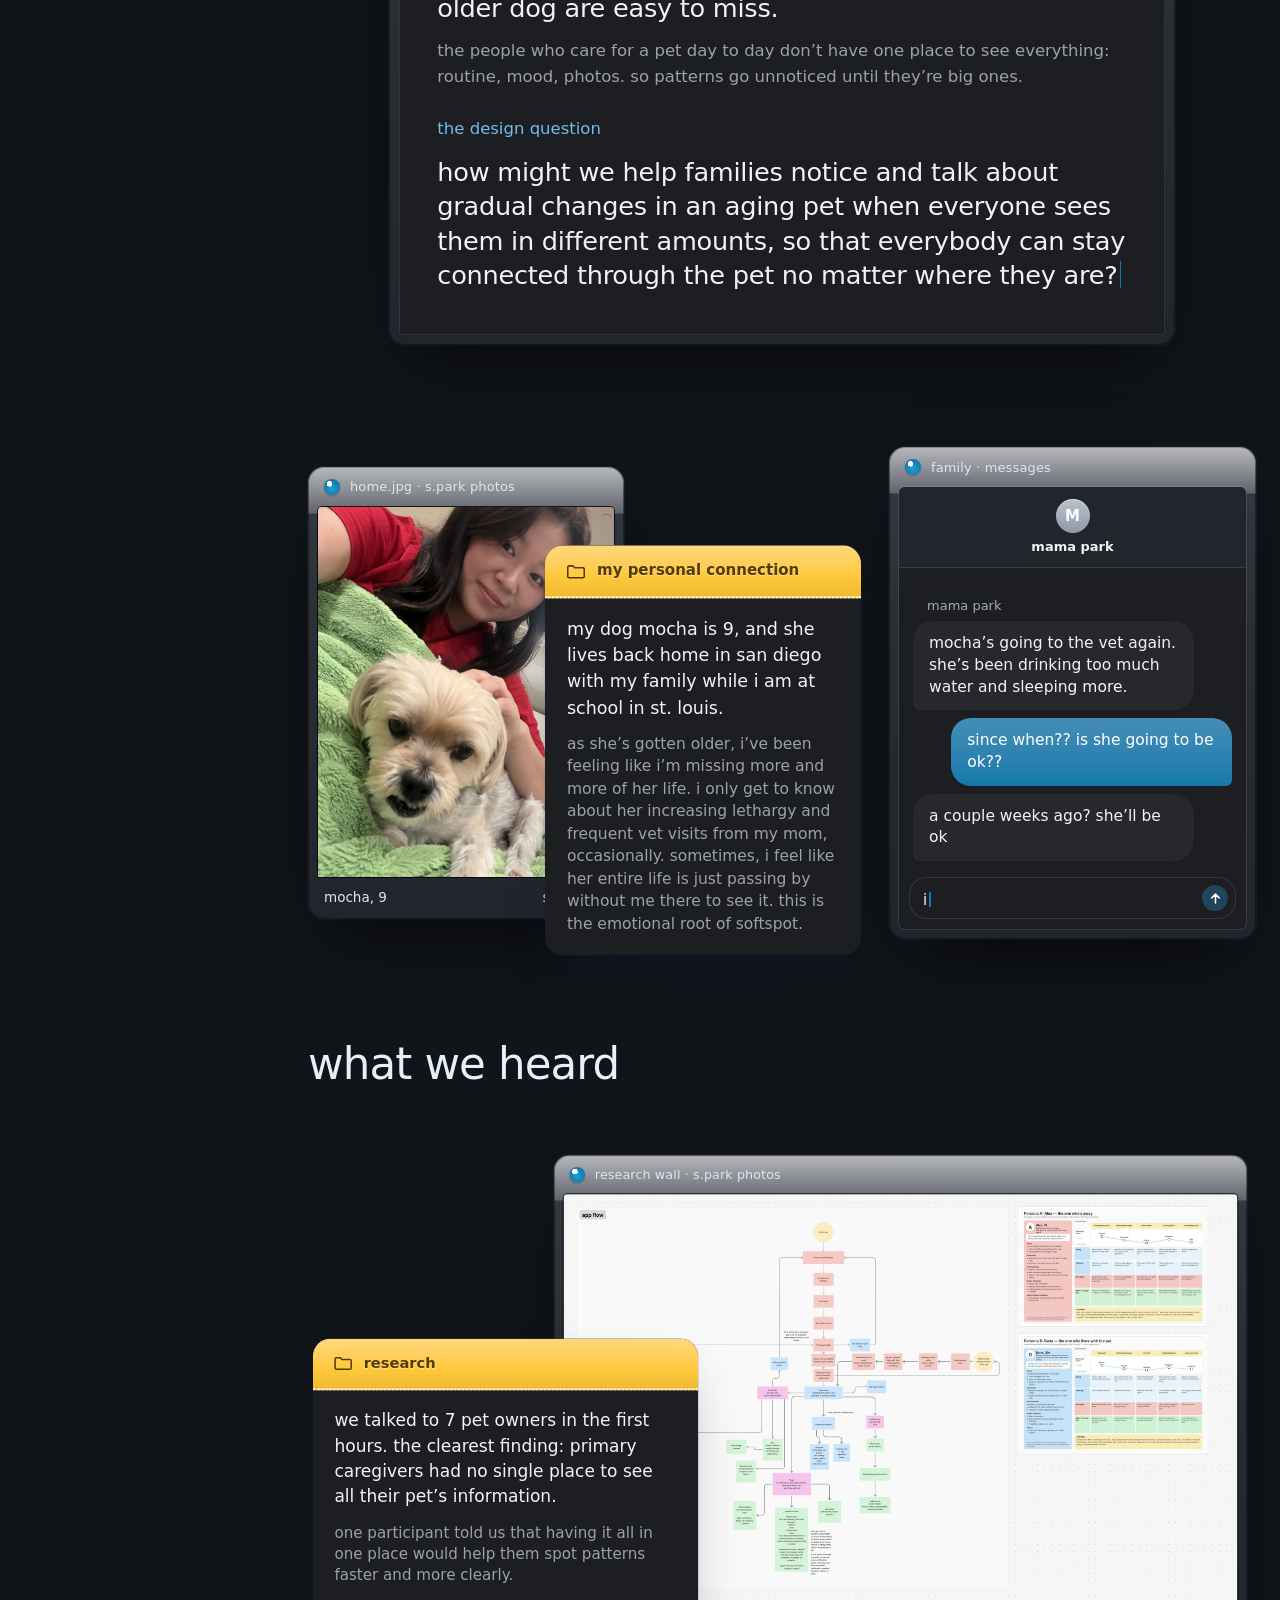
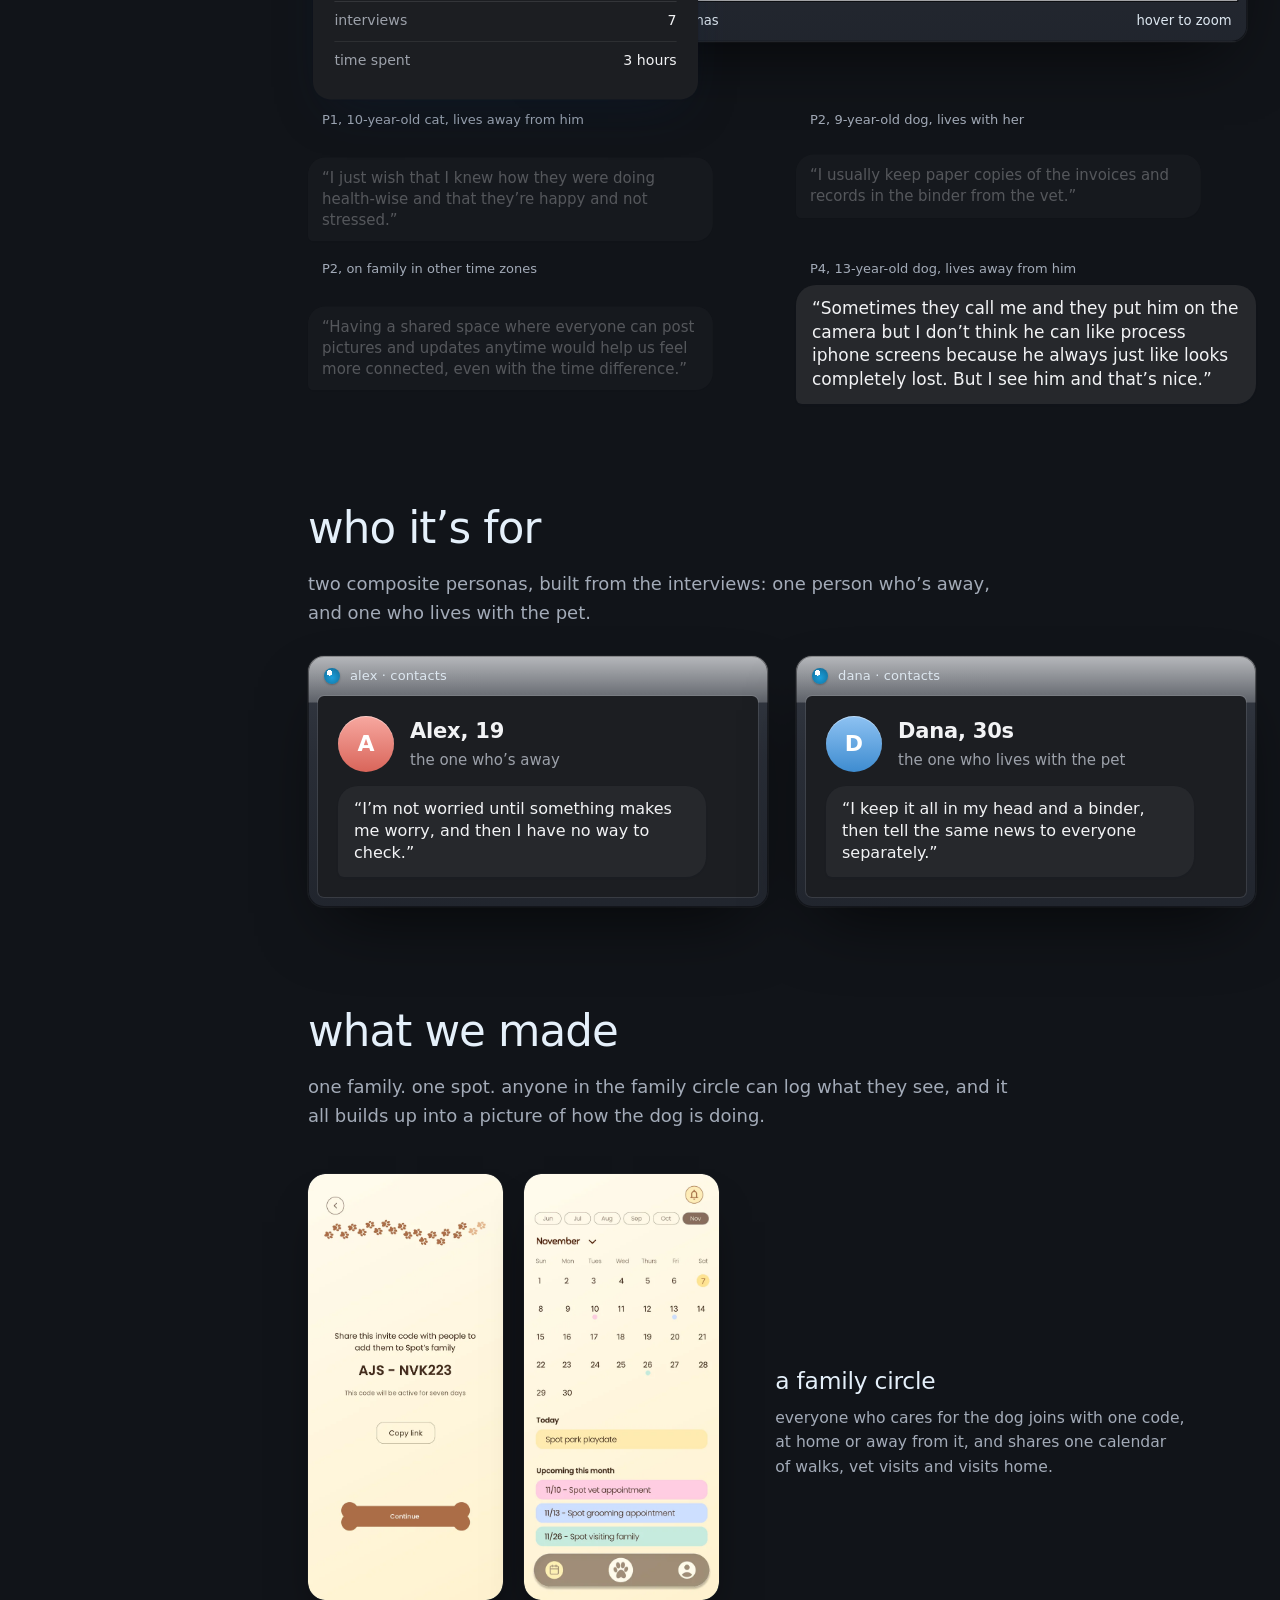
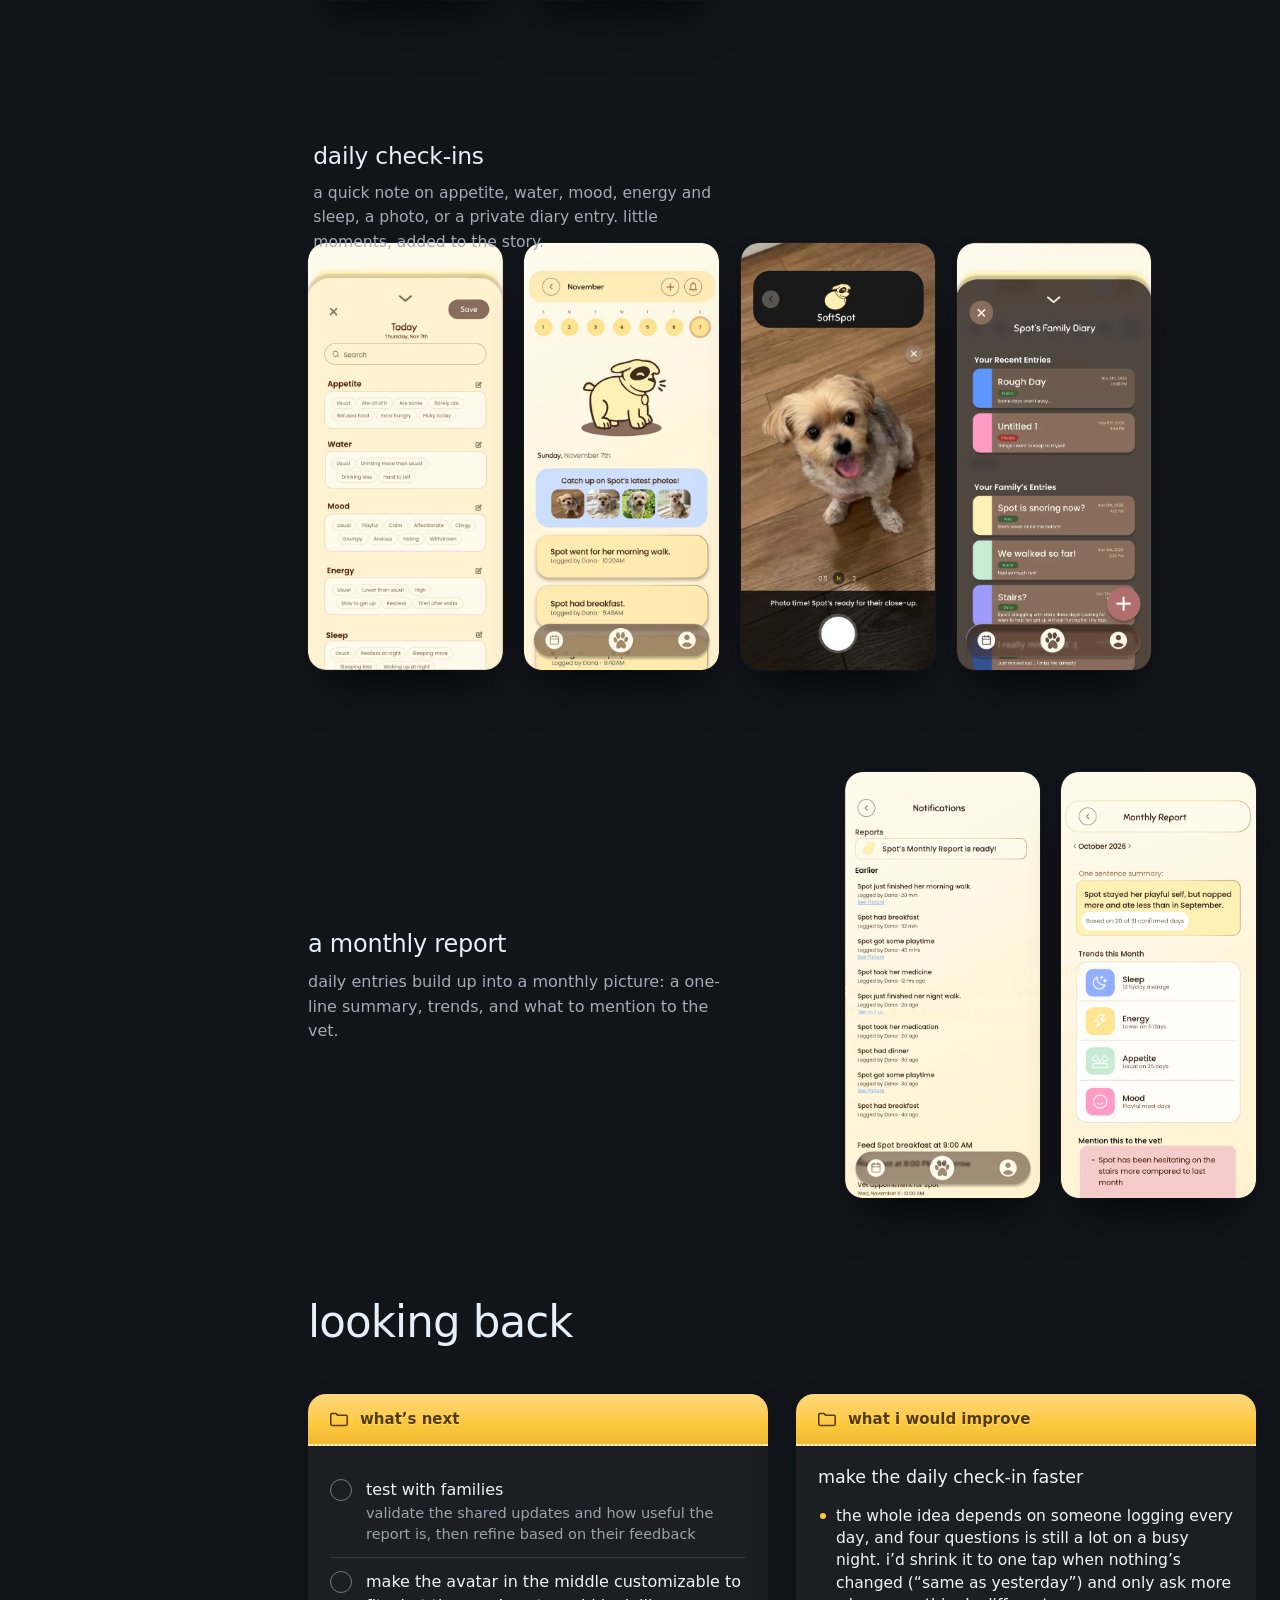
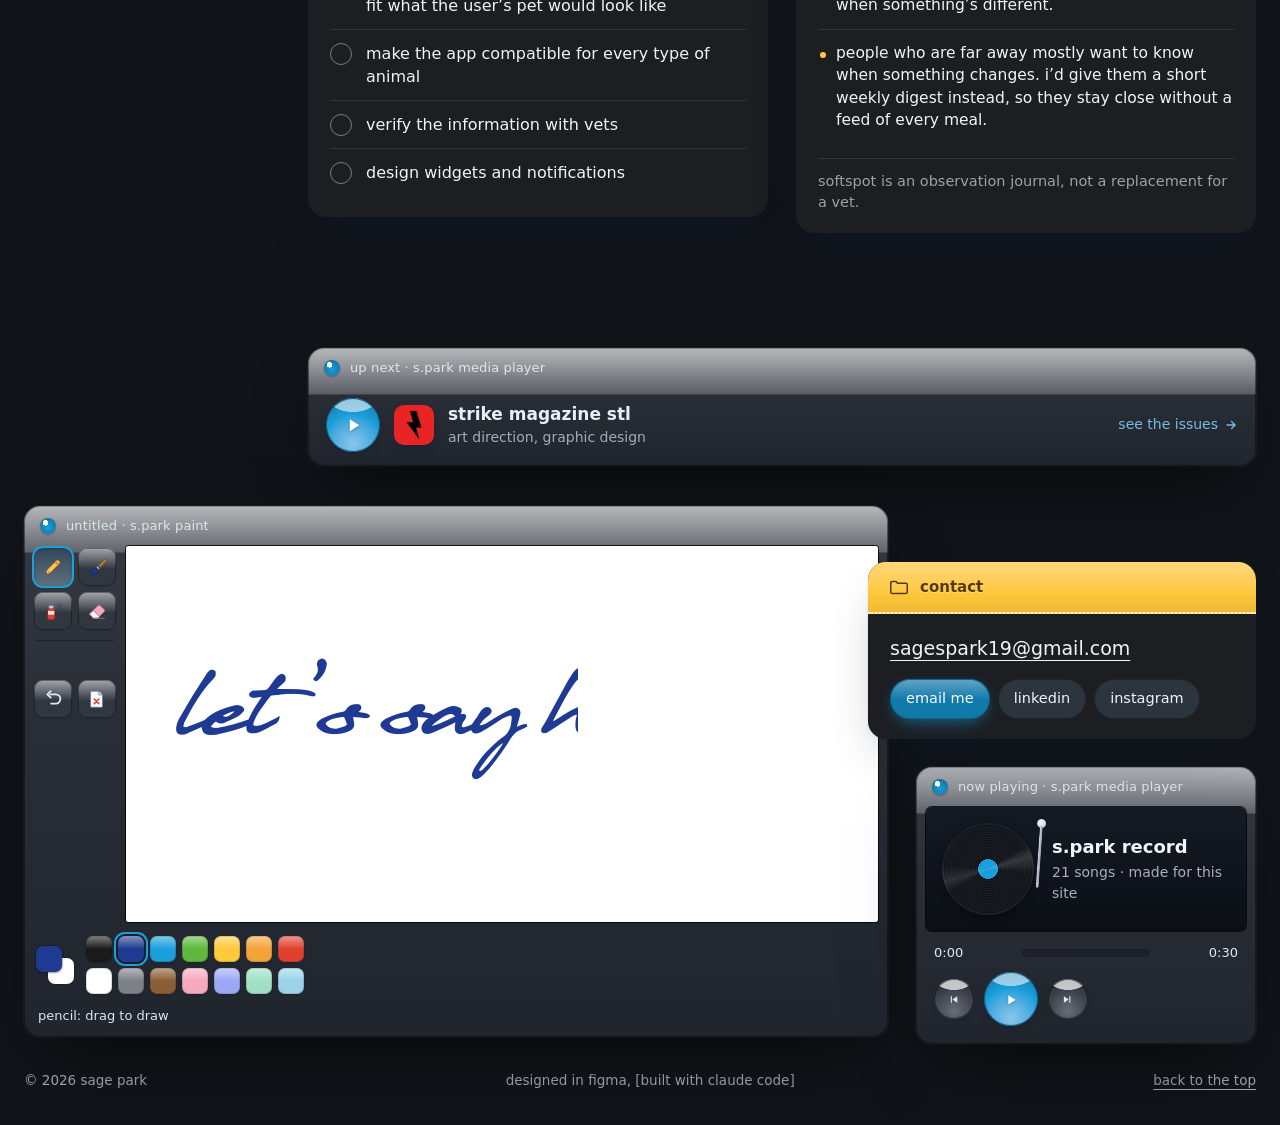
<file: softspot.html>
<!doctype html>
<html lang="en" data-theme="day">
<head>
<meta charset="utf-8">
<meta name="viewport" content="width=device-width, initial-scale=1, viewport-fit=cover">
<title>softspot</title>
<meta name="description" content="softspot: a shared pet journal for families caring for an aging dog. Made in 36 hours at the WashUX Designathon by Sage Park, Soha Mehta and Princess Gallo.">
<script>
  // Apple devices get SF Pro, their system font; everything else gets Satoshi
  try { if (/Mac|iPhone|iPad|iPod/.test(navigator.platform || '') || /iPhone|iPad|Macintosh/.test(navigator.userAgent)) document.documentElement.classList.add('apple'); } catch (e) {}
</script>
<script>
  // day or night: what the window on the home page showed in the last few hours, otherwise this device's clock
  (function () {
    var th = null;
    try { var o = JSON.parse(localStorage.getItem('sp-theme')); if (o && Date.now() - o.t < 6 * 3600e3) th = o.v; } catch (e) {}
    if (!th) { var h = new Date().getHours(); th = h >= 19 || h < 6 ? 'night' : 'day'; }
    document.documentElement.setAttribute('data-theme', th);
  })();
</script>
<link rel="preconnect" href="https://api.fontshare.com" crossorigin>
<!-- Satoshi, from Fontshare (free for personal and commercial use) -->
<link href="https://api.fontshare.com/v2/css?f[]=satoshi@300,400,500,700&display=swap" rel="stylesheet">
<link rel="stylesheet" href="css/aero.css">
<link rel="stylesheet" href="css/case.css">
<link rel="stylesheet" href="css/softspot.css">
</head>
<body>

<div class="desk" id="top">
  <div class="wrap">
    <section class="case-player chrome" aria-label="softspot">
      <div class="titlebar"><span class="app-orb" aria-hidden="true"></span><span class="t">softspot · s.park media player</span></div>
      <div class="menubar">
        <nav aria-label="Main"><a href="index.html#work">work</a><a href="about.html">about</a><a href="#contact">contact</a></nav>
        <a class="back" href="index.html#work"><svg width="14" height="14" viewBox="0 0 24 24" fill="none" stroke="currentColor" stroke-width="2.2" stroke-linecap="round" aria-hidden="true"><path d="M19 12H5M11 6l-6 6 6 6"/></svg>all work</a>
      </div>
      <!-- on arrival, a stopwatch runs through the 36 hours of the designathon, then the app's flow plays.
           The controls below only control the video; they never move the page. -->
      <div class="screen case-screen flowhero" data-flowhero>
        <video data-flow src="video/softspot-flow.mp4" poster="img/softspot/flow-poster.webp" muted loop playsinline preload="auto" aria-label="Screen recording of softspot: welcome, setting up Spot's profile, the family circle, daily check-ins and the calendar"></video>
        <div class="timer" data-timer aria-hidden="true">
          <p class="t-event">WashUX Designathon · 11/6–11/8</p>
          <p class="t-clock" data-clock>00:00:00</p>
          <ol class="t-phases"><li data-at="0">kickoff</li><li data-at=".25">research</li><li data-at=".5">direction</li><li data-at=".78">build</li><li data-at="1">demo</li></ol>
        </div>
      </div>
      <div class="transport">
        <div class="seek">
          <span class="lbl" data-cur>0:00</span>
          <input class="range" type="range" min="0" max="1000" step="1" value="0" data-vseek aria-label="Seek the softspot flow">
          <span class="lbl" data-dur>1:47</span>
        </div>
        <div class="deck">
          <div class="btns">
            <button class="orb" type="button" data-vrestart aria-label="Play the flow from the start"><svg viewBox="0 0 24 24" fill="currentColor" aria-hidden="true"><path d="M6 5h2.4v14H6zM20 5v14L9.5 12z"/></svg></button>
            <button class="orb big" type="button" data-vplay aria-pressed="false" aria-label="Play or pause the softspot flow"><svg class="ico-play" viewBox="0 0 24 24" fill="currentColor" aria-hidden="true"><path d="M8 5v14l11-7z"/></svg><svg class="ico-pause" viewBox="0 0 24 24" fill="currentColor" aria-hidden="true"><path d="M7 5h3.6v14H7zM13.4 5H17v14h-3.6z"/></svg></button>
          </div>
          <div class="hero-copy">
            <div class="title-row"><h1>softspot</h1><img src="img/softspot/icon.webp" alt="The softspot app icon: a cartoon dog on butter yellow" width="512" height="512"></div>
            <p class="sub">a shared pet journal for families caring for an aging dog</p>
          </div>
        </div>
      </div>
    </section>
  </div>
</div>

<div class="case-layout wrap">
<!-- the sections, as a sticky menu on the side (built by the script below) -->
<aside class="side" data-title="softspot" aria-label="Case study sections"></aside>
<main class="case">
  <section class="sec" id="s-intro" data-name="overview" data-icon="doc" aria-label="Overview">
    <div class="ss-overview">
      <div class="memo">
        <div class="memo-head"><svg viewBox="0 0 24 24" fill="none" stroke="currentColor" stroke-width="1.7" stroke-linejoin="round" aria-hidden="true"><path d="M3 7.5A1.5 1.5 0 0 1 4.5 6h4.2l2 2h8.8A1.5 1.5 0 0 1 21 9.5v8A1.5 1.5 0 0 1 19.5 19h-15A1.5 1.5 0 0 1 3 17.5z"/></svg>overview</div>
        <div class="memo-body">
          <h2 class="memo-h">softspot</h2>
          <dl><dt>event</dt><dd>WashUX Designathon, 11/6–11/8</dd><dt>time</dt><dd>36 hours</dd><dt>team</dt><dd>Soha Mehta, Princess Gallo</dd><dt>my role</dt><dd>team leader</dd><dt>tools</dt><dd>Figma, FigJam</dd></dl>
        </div>
      </div>
      <!-- the prompt, as it arrived -->
      <div class="imsg chrome">
        <div class="titlebar"><span class="app-orb" aria-hidden="true"></span><span class="t">the prompt · messages</span></div>
        <div class="imsg-pane">
          <div class="imsg-head"><span class="av" aria-hidden="true">W</span><b>WashUX Designathon</b></div>
          <div class="imsg-thread">
            <p class="imsg-time">Friday 11/6 · kickoff</p>
            <div class="bubble them">how might we design ways for people to remain connected when memory, language, or familiar roles change?</div>
            <div class="bubble them">design a digital product, prototype, or experience that supports meaningful exchanges between people and those who care about them.</div>
          </div>
        </div>
      </div>
      <!-- the concept and the design question, in a notepad -->
      <div class="notepad chrome">
        <div class="titlebar"><span class="np-ico" aria-hidden="true"></span><span class="t">concept.txt · s.park notepad</span></div>
        <div class="np-menu" aria-hidden="true"><span><u>f</u>ile</span><span><u>e</u>dit</span><span><u>s</u>earch</span><span><u>h</u>elp</span></div>
        <div class="np-paper">
          <p class="np-label">the concept</p>
          <p class="np-big">when a family is spread out, the little changes in an older dog are easy to miss.</p>
          <p>the people who care for a pet day to day don’t have one place to see everything: routine, mood, photos. so patterns go unnoticed until they’re big ones.</p>
          <p class="np-label">the design question</p>
          <p class="np-big">how might we help families notice and talk about gradual changes in an aging pet when everyone sees them in different amounts, so that everybody can stay connected through the pet no matter where they are?<span class="caret" aria-hidden="true"></span></p>
        </div>
      </div>
    </div>
  </section>

  <section class="sec" id="s-why" data-name="why softspot" data-icon="heart" aria-labelledby="h-why">
    <h2 class="sr-only" id="h-why">my personal connection</h2>
    <div class="ss-why">
      <figure class="photo chrome">
        <div class="titlebar"><span class="app-orb" aria-hidden="true"></span><span class="t">home.jpg · s.park photos</span></div>
        <div class="photo-pic"><img src="img/softspot/mocha.webp" alt="Me holding Mocha, a small cream-coloured dog, on a green blanket at home" width="1100" height="1342"></div>
        <figcaption class="statusbar"><span>mocha, 9</span><span>san diego</span></figcaption>
      </figure>
      <div class="memo">
        <div class="memo-head"><svg viewBox="0 0 24 24" fill="none" stroke="currentColor" stroke-width="1.7" stroke-linejoin="round" aria-hidden="true"><path d="M3 7.5A1.5 1.5 0 0 1 4.5 6h4.2l2 2h8.8A1.5 1.5 0 0 1 21 9.5v8A1.5 1.5 0 0 1 19.5 19h-15A1.5 1.5 0 0 1 3 17.5z"/></svg>my personal connection</div>
        <div class="memo-body">
          <p class="memo-lead">my dog mocha is 9, and she lives back home in san diego with my family while i am at school in st. louis.</p>
          <p>as she’s gotten older, i’ve been feeling like i’m missing more and more of her life. i only get to know about her increasing lethargy and frequent vet visits from my mom, occasionally. sometimes, i feel like her entire life is just passing by without me there to see it. this is the emotional root of softspot.</p>
        </div>
      </div>
      <div class="imsg chrome">
        <div class="titlebar"><span class="app-orb" aria-hidden="true"></span><span class="t">family · messages</span></div>
        <div class="imsg-pane">
          <div class="imsg-head"><span class="av" aria-hidden="true">M</span><b>mama park</b></div>
          <div class="imsg-thread chat">
            <div><span class="sender">mama park</span><div class="bubble them">mocha’s going to the vet again. she’s been drinking too much water and sleeping more.</div></div>
            <div class="row-us"><div class="bubble us">since when?? is she going to be ok??</div></div>
            <div><div class="bubble them">a couple weeks ago? she’ll be ok</div></div>
          </div>
          <!-- what i didn't send -->
          <div class="imsg-input" data-typing><span class="draft"><span class="sr-only">i feel worried, helpless, and sorry that i can’t be there for her.</span><span class="typed" aria-hidden="true">i feel worried, helpless, and sorry that i can’t be there for her.</span><span class="caret" aria-hidden="true"></span></span><span class="send" aria-hidden="true"><svg viewBox="0 0 24 24"><path d="M12 19V5M6 11l6-6 6 6" fill="none" stroke="currentColor" stroke-width="2.4" stroke-linecap="round" stroke-linejoin="round"/></svg></span></div>
        </div>
      </div>
    </div>
  </section>

  <section class="sec" id="s-research" data-name="research" data-icon="chat" aria-labelledby="h-research">
    <div class="col">
      <h2 id="h-research">what we heard</h2>
    </div>
    <div class="ss-research">
      <div class="viewer chrome">
        <div class="titlebar"><span class="app-orb" aria-hidden="true"></span><span class="t">research wall · s.park photos</span></div>
        <div class="screen">
          <div class="journey">
            <img src="img/softspot/research-wall.webp" alt="Our FigJam research wall: the app flow from creating a pet profile and inviting family to daily check-ins and monthly reports, beside two personas with journey maps" width="2572" height="1552">
            <span class="lens" hidden></span>
          </div>
        </div>
        <div class="statusbar"><span>app flow and personas</span><span class="for-mouse">hover to zoom</span></div>
      </div>
      <div class="memo">
        <div class="memo-head"><svg viewBox="0 0 24 24" fill="none" stroke="currentColor" stroke-width="1.7" stroke-linejoin="round" aria-hidden="true"><path d="M3 7.5A1.5 1.5 0 0 1 4.5 6h4.2l2 2h8.8A1.5 1.5 0 0 1 21 9.5v8A1.5 1.5 0 0 1 19.5 19h-15A1.5 1.5 0 0 1 3 17.5z"/></svg>research</div>
        <div class="memo-body">
          <p class="memo-lead">we talked to 7 pet owners in the first hours. the clearest finding: primary caregivers had no single place to see all their pet’s information.</p>
          <p>one participant told us that having it all in one place would help them spot patterns faster and more clearly.</p>
          <dl><dt>interviews</dt><dd>7</dd><dt>time spent</dt><dd>3 hours</dd></dl>
        </div>
      </div>
    </div>
    <!-- from the interviews, word for word -->
    <div class="voices four">
      <figure class="bubble-wrap"><figcaption class="sender">P1, 10-year-old cat, lives away from him</figcaption><blockquote class="bubble them">“I just wish that I knew how they were doing health-wise and that they’re happy and not stressed.”</blockquote></figure>
      <figure class="bubble-wrap"><figcaption class="sender">P2, 9-year-old dog, lives with her</figcaption><blockquote class="bubble them">“I usually keep paper copies of the invoices and records in the binder from the vet.”</blockquote></figure>
      <figure class="bubble-wrap"><figcaption class="sender">P2, on family in other time zones</figcaption><blockquote class="bubble them">“Having a shared space where everyone can post pictures and updates anytime would help us feel more connected, even with the time difference.”</blockquote></figure>
      <figure class="bubble-wrap"><figcaption class="sender">P4, 13-year-old dog, lives away from him</figcaption><blockquote class="bubble them">“Sometimes they call me and they put him on the camera but I don’t think he can like process iphone screens because he always just like looks completely lost. But I see him and that’s nice.”</blockquote></figure>
    </div>
  </section>

  <section class="sec" id="s-people" data-name="who it’s for" data-icon="person" aria-labelledby="h-people">
    <div class="col">
      <h2 id="h-people">who it’s for</h2>
      <p>two composite personas, built from the interviews: one person who’s away, and one who lives with the pet.</p>
    </div>
    <div class="ss-people">
      <div class="contact chrome">
        <div class="titlebar"><span class="app-orb" aria-hidden="true"></span><span class="t">alex · contacts</span></div>
        <div class="contact-card">
          <span class="av big a" aria-hidden="true">A</span>
          <div><h3>Alex, 19</h3><p class="meta">the one who’s away</p></div>
          <blockquote class="bubble them">“I’m not worried until something makes me worry, and then I have no way to check.”</blockquote>
        </div>
      </div>
      <div class="contact chrome">
        <div class="titlebar"><span class="app-orb" aria-hidden="true"></span><span class="t">dana · contacts</span></div>
        <div class="contact-card">
          <span class="av big d" aria-hidden="true">D</span>
          <div><h3>Dana, 30s</h3><p class="meta">the one who lives with the pet</p></div>
          <blockquote class="bubble them">“I keep it all in my head and a binder, then tell the same news to everyone separately.”</blockquote>
        </div>
      </div>
    </div>
  </section>

  <section class="sec" id="s-app" data-name="what we made" data-icon="phones" aria-labelledby="h-app">
    <div class="col">
      <h2 id="h-app">what we made</h2>
      <p>one family. one spot. anyone in the family circle can log what they see, and it all builds up into a picture of how the dog is doing.</p>
    </div>
    <div class="made">
      <div class="made-row two">
        <div class="made-t"><h3>a family circle</h3><p>everyone who cares for the dog joins with one code, at home or away from it, and shares one calendar of walks, vet visits and visits home.</p></div>
        <div class="screens"><img src="img/softspot/s-invite.webp" alt="Spot’s family invite code, active for seven days" width="550" height="1200" loading="lazy"><img src="img/softspot/s-calendar.webp" alt="The shared calendar, with Spot’s vet and grooming appointments this month" width="550" height="1200" loading="lazy"></div>
      </div>
      <div class="made-row four">
        <div class="made-t"><h3>daily check-ins</h3><p>a quick note on appetite, water, mood, energy and sleep, a photo, or a private diary entry. little moments, added to the story.</p></div>
        <div class="screens"><img src="img/softspot/s-checkin.webp" alt="The daily check-in: appetite, water, mood, energy and sleep, each a row of quick choices" width="550" height="1200" loading="lazy"><img src="img/softspot/s-home.webp" alt="Today’s check-ins from the family, under the softspot dog" width="550" height="1200" loading="lazy"><img src="img/softspot/s-camera.webp" alt="Taking a photo of Spot to add to the day" width="550" height="1200" loading="lazy"><img src="img/softspot/s-diary.webp" alt="Spot’s family diary: private entries and the family’s shared ones" width="550" height="1200" loading="lazy"></div>
      </div>
      <div class="made-row two flip">
        <div class="made-t"><h3>a monthly report</h3><p>daily entries build up into a monthly picture: a one-line summary, trends, and what to mention to the vet.</p></div>
        <div class="screens"><img src="img/softspot/s-notifs.webp" alt="Notifications: Spot’s monthly report is ready, above the family’s recent logs" width="550" height="1200" loading="lazy"><img src="img/softspot/s-monthly.webp" alt="The monthly report: a one-sentence summary, trends for sleep, energy, appetite and mood, and a note to mention to the vet" width="550" height="1200" loading="lazy"></div>
      </div>
    </div>
  </section>

  <section class="sec" id="s-reflect" data-name="reflection" data-icon="star" aria-labelledby="h-reflect">
    <div class="col">
      <h2 id="h-reflect">looking back</h2>
    </div>
    <div class="reflect">
      <div class="memo">
        <div class="memo-head"><svg viewBox="0 0 24 24" fill="none" stroke="currentColor" stroke-width="1.7" stroke-linejoin="round" aria-hidden="true"><path d="M3 7.5A1.5 1.5 0 0 1 4.5 6h4.2l2 2h8.8A1.5 1.5 0 0 1 21 9.5v8A1.5 1.5 0 0 1 19.5 19h-15A1.5 1.5 0 0 1 3 17.5z"/></svg>what’s next</div>
        <div class="memo-body">
          <!-- a notes-app checklist: the circles tick when clicked -->
          <ul class="checklist">
            <li><input type="checkbox" id="next-1"><label for="next-1"><span class="ck-t">test with families</span><span class="ck-sub">validate the shared updates and how useful the report is, then refine based on their feedback</span></label></li>
            <li><input type="checkbox" id="next-2"><label for="next-2"><span class="ck-t">make the avatar in the middle customizable to fit what the user’s pet would look like</span></label></li>
            <li><input type="checkbox" id="next-3"><label for="next-3"><span class="ck-t">make the app compatible for every type of animal</span></label></li>
            <li><input type="checkbox" id="next-4"><label for="next-4"><span class="ck-t">verify the information with vets</span></label></li>
            <li><input type="checkbox" id="next-5"><label for="next-5"><span class="ck-t">design widgets and notifications</span></label></li>
          </ul>
        </div>
      </div>
      <div class="memo">
        <div class="memo-head"><svg viewBox="0 0 24 24" fill="none" stroke="currentColor" stroke-width="1.7" stroke-linejoin="round" aria-hidden="true"><path d="M3 7.5A1.5 1.5 0 0 1 4.5 6h4.2l2 2h8.8A1.5 1.5 0 0 1 21 9.5v8A1.5 1.5 0 0 1 19.5 19h-15A1.5 1.5 0 0 1 3 17.5z"/></svg>what i would improve</div>
        <div class="memo-body">
          <p class="memo-lead">make the daily check-in faster</p>
          <ul class="nlist dots">
            <li><p>the whole idea depends on someone logging every day, and four questions is still a lot on a busy night. i’d shrink it to one tap when nothing’s changed (“same as yesterday”) and only ask more when something’s different.</p></li>
            <li><p>people who are far away mostly want to know when something changes. i’d give them a short weekly digest instead, so they stay close without a feed of every meal.</p></li>
          </ul>
          <p class="aside">softspot is an observation journal, not a replacement for a vet.</p>
        </div>
      </div>
    </div>
  </section>

  <!-- up next -->
  <a class="upnext chrome" href="strike.html">
    <span class="titlebar"><span class="app-orb" aria-hidden="true"></span><span class="t">up next · s.park media player</span></span>
    <span class="upnext-bar">
      <span class="orb big" aria-hidden="true"><svg viewBox="0 0 24 24" fill="currentColor"><path d="M8 5v14l11-7z"/></svg></span>
      <img src="img/strike/social/avatar.webp" alt="" width="120" height="120">
      <span class="upnext-t"><b>strike magazine stl</b><span>art direction, graphic design</span></span>
      <span class="back">see the issues <svg width="14" height="14" viewBox="0 0 24 24" fill="none" stroke="currentColor" stroke-width="2.2" stroke-linecap="round" aria-hidden="true"><path d="M5 12h14M13 6l6 6-6 6"/></svg></span>
    </span>
  </a>
</main>
</div>

  <section class="lobby wrap" id="contact" aria-labelledby="hi-title">
    <h2 class="sr-only" id="hi-title">let’s say hi</h2>
    <div class="hi-grid">
      <!-- a paint window: "let's say hi" is written on in my handwriting, then anyone can draw on it -->
      <div class="paint chrome" data-paint>
        <div class="titlebar"><span class="app-orb" aria-hidden="true"></span><span class="t">untitled · s.park paint</span></div>
        <div class="paint-body">
          <div class="tools" role="toolbar" aria-label="Drawing tools"><button class="tool" type="button" data-tool="pencil" aria-pressed="true" aria-label="pencil"><svg viewBox="0 0 24 24" aria-hidden="true"><path d="M4 20l1.2-4.6L15.6 5a2 2 0 0 1 2.8 0l.6.6a2 2 0 0 1 0 2.8L8.6 18.8z" fill="#F7C64A" stroke="#9A6B0E" stroke-width=".9" stroke-linejoin="round"/><path d="M4 20l1.2-4.6 3.4 3.4z" fill="#F1D9B5" stroke="#9A6B0E" stroke-width=".9" stroke-linejoin="round"/><path d="M4 20l.5-1.9 1.4 1.4z" fill="#2B2B2B"/><path d="M14.4 6.2l3.4 3.4" stroke="#E07B8A" stroke-width="2.4"/></svg></button><button class="tool" type="button" data-tool="brush" aria-pressed="false" aria-label="brush"><svg viewBox="0 0 24 24" aria-hidden="true"><path d="M13.5 10.5 20 4a1.4 1.4 0 0 1 2 2l-6.5 6.5z" fill="#B07A45" stroke="#6E4520" stroke-width=".8"/><path d="M12.6 11.4l2 2-1.2 1.2-2-2z" fill="#C3CCD5" stroke="#6F7C88" stroke-width=".7"/><path d="M11.2 12.8l2 2c-.6 2.9-2.8 5-6.9 5.4-.8.1-1.6-.3-1.3-.9 1.3-2.4 1.1-5.1 6.2-6.5z" fill="#1F3A93" stroke="#14275F" stroke-width=".7"/></svg></button><button class="tool" type="button" data-tool="spray" aria-pressed="false" aria-label="spray"><svg viewBox="0 0 24 24" aria-hidden="true"><rect x="6" y="9" width="8" height="12.5" rx="2" fill="#E0412F" stroke="#8E2117" stroke-width=".8"/><rect x="7.6" y="6" width="4.8" height="3.4" rx=".8" fill="#C3CCD5" stroke="#6F7C88" stroke-width=".7"/><rect x="6.6" y="12" width="6.8" height="4" fill="#fff" opacity=".85"/><g fill="#1F3A93"><circle cx="17" cy="5" r=".9"/><circle cx="19.5" cy="7" r=".9"/><circle cx="18" cy="9" r=".9"/><circle cx="20.5" cy="4" r=".7"/><circle cx="21" cy="9.6" r=".7"/></g></svg></button><button class="tool" type="button" data-tool="eraser" aria-pressed="false" aria-label="eraser"><svg viewBox="0 0 24 24" aria-hidden="true"><path d="M3.6 15.4 13 6a1.8 1.8 0 0 1 2.5 0l4.4 4.4a1.8 1.8 0 0 1 0 2.5L12.8 20H8.2z" fill="#F5A9BE" stroke="#A8536B" stroke-width=".9" stroke-linejoin="round"/><path d="M3.6 15.4 8.2 20h4.6l2.1-2.1-6.6-6.6z" fill="#F2F4F7" stroke="#A8536B" stroke-width=".9" stroke-linejoin="round"/><path d="M8 20h12" stroke="#7C8088" stroke-width="1" stroke-linecap="round"/></svg></button><span class="gap" aria-hidden="true"></span><button class="tool" type="button" data-act="undo" aria-label="Undo"><svg viewBox="0 0 24 24" aria-hidden="true"><path d="M9 7H15a5 5 0 0 1 0 10h-5" fill="none" stroke="currentColor" stroke-width="2" stroke-linecap="round"/><path d="M9.5 3.5 5.8 7l3.7 3.5" fill="none" stroke="currentColor" stroke-width="2" stroke-linecap="round" stroke-linejoin="round"/></svg></button><button class="tool" type="button" data-act="clear" aria-label="Clear the canvas"><svg viewBox="0 0 24 24" aria-hidden="true"><path d="M6 3.5h8l4 4V20a1 1 0 0 1-1 1H6a1 1 0 0 1-1-1V4.5a1 1 0 0 1 1-1z" fill="#fff" stroke="#5E7C98" stroke-width=".9"/><path d="M14 3.5v4h4" fill="#E3EAF1" stroke="#5E7C98" stroke-width=".9" stroke-linejoin="round"/><path d="m9 12 5 5m0-5-5 5" stroke="#E0412F" stroke-width="1.8" stroke-linecap="round"/></svg></button></div>
          <div class="paper"><canvas aria-label="A drawing canvas with “let’s say hi” handwritten on it. Draw on it with your mouse or finger."></canvas></div>
        </div>
        <div class="palette" role="group" aria-label="Colours"><span class="cur" aria-hidden="true"><i></i></span><div class="swatches-row"><button class="sw" type="button" data-c="#1A1A1A" aria-label="black" aria-pressed="false"></button><button class="sw" type="button" data-c="#1F3A93" aria-label="ink blue" aria-pressed="true"></button><button class="sw" type="button" data-c="#1A9FDB" aria-label="sky blue" aria-pressed="false"></button><button class="sw" type="button" data-c="#5DB83D" aria-label="green" aria-pressed="false"></button><button class="sw" type="button" data-c="#FFC93C" aria-label="yellow" aria-pressed="false"></button><button class="sw" type="button" data-c="#F2A33A" aria-label="orange" aria-pressed="false"></button><button class="sw" type="button" data-c="#E0412F" aria-label="red" aria-pressed="false"></button><button class="sw" type="button" data-c="#FFFFFF" aria-label="white" aria-pressed="false"></button><button class="sw" type="button" data-c="#7C8088" aria-label="grey" aria-pressed="false"></button><button class="sw" type="button" data-c="#8A5E34" aria-label="brown" aria-pressed="false"></button><button class="sw" type="button" data-c="#F5A9BE" aria-label="pink" aria-pressed="false"></button><button class="sw" type="button" data-c="#9DA8F5" aria-label="periwinkle" aria-pressed="false"></button><button class="sw" type="button" data-c="#9FE0C4" aria-label="mint" aria-pressed="false"></button><button class="sw" type="button" data-c="#9CD3EA" aria-label="pale blue" aria-pressed="false"></button></div></div>
        <div class="statusbar"><span data-hint>pencil: drag to draw</span><span data-xy></span></div>
      </div>
      <div class="hi-side">
        <div class="memo hi-memo">
          <div class="memo-head"><svg viewBox="0 0 24 24" fill="none" stroke="currentColor" stroke-width="1.7" stroke-linejoin="round" aria-hidden="true"><path d="M3 7.5A1.5 1.5 0 0 1 4.5 6h4.2l2 2h8.8A1.5 1.5 0 0 1 21 9.5v8A1.5 1.5 0 0 1 19.5 19h-15A1.5 1.5 0 0 1 3 17.5z"/></svg>contact</div>
          <div class="memo-body">
            <a class="email" href="mailto:sagespark19@gmail.com">sagespark19@gmail.com</a>
            <div class="cta">
              <a class="pill primary" href="mailto:sagespark19@gmail.com">email me</a>
              <a class="pill" href="https://www.linkedin.com/in/sage-park-422842282/" target="_blank" rel="noopener">linkedin</a>
              <a class="pill" href="#contact">instagram</a>
            </div>
          </div>
        </div>
        <!-- my playlist, as its own little player -->
        <div class="np chrome">
          <div class="titlebar"><span class="app-orb" aria-hidden="true"></span><span class="t">now playing · s.park media player</span></div>
          <div class="np-body">
            <div class="vinyl" aria-hidden="true"><div class="rec"></div><div class="arm"></div></div>
            <div>
              <strong class="pl-name">s.park record</strong>
              <span class="pl-sub">21 songs · made for this site</span>
            </div>
          </div>
          <div class="transport" data-juke aria-label="My playlist">
            <div class="seek">
              <span class="lbl" data-pl-time>0:00</span>
              <div class="pl-bar" aria-hidden="true"><i></i></div>
              <span class="lbl" data-pl-dur>0:30</span>
            </div>
            <div class="deck">
              <div class="btns">
                <button class="orb" type="button" aria-label="Previous song"><svg viewBox="0 0 24 24" fill="currentColor" aria-hidden="true"><path d="M6 5h2.4v14H6zM20 5v14L9.5 12z"/></svg></button>
                <button class="orb big" type="button" data-record aria-pressed="false" aria-label="Play or pause the playlist"><svg class="ico-play" viewBox="0 0 24 24" fill="currentColor" aria-hidden="true"><path d="M8 5v14l11-7z"/></svg><svg class="ico-pause" viewBox="0 0 24 24" fill="currentColor" aria-hidden="true"><path d="M7 5h3.6v14H7zM13.4 5H17v14h-3.6z"/></svg></button>
                <button class="orb" type="button" aria-label="Next song"><svg viewBox="0 0 24 24" fill="currentColor" aria-hidden="true"><path d="M15.6 5H18v14h-2.4zM4 5l10.5 7L4 19z"/></svg></button>
              </div>
            </div>
          </div>
        </div>
      </div>
    </div>
  </section>

<footer class="foot">
  <div class="wrap">
    <span>© 2026 sage park</span>
    <span>designed in figma, [built with claude code]</span>
    <a href="#top">back to the top</a>
  </div>
</footer>

<!-- the dock: prev / next part and your place in the case study -->
<div class="dock chrome" aria-label="Case study progress">
  <div class="btns">
    <button class="orb" type="button" data-step="-1" aria-label="Previous part"><svg viewBox="0 0 24 24" fill="currentColor" aria-hidden="true"><path d="M6 5h2.4v14H6zM20 5v14L9.5 12z"/></svg></button>
    <button class="orb" type="button" data-step="1" aria-label="Next part"><svg viewBox="0 0 24 24" fill="currentColor" aria-hidden="true"><path d="M15.6 5H18v14h-2.4zM4 5l10.5 7L4 19z"/></svg></button>
  </div>
  <div class="info"><span><b class="chapter" data-chapter>overview</b></span><span class="pl-bar dock-bar" aria-hidden="true"><i data-progress></i></span></div>
  <span class="count" data-count>1 / 6</span>
</div>

<div class="toast" role="status" aria-live="polite"></div>

<script>
  /* the start menu: what's in it on this page */
  window.SPMenu = [
    { label: 'work', key: 'w', icon: 'folder', sub: [
      { label: 'invetty', icon: 'img:img/invetty-logo.webp', href: 'invetty.html', note: 'case study' },
      { label: 'softspot', icon: 'img:img/softspot/icon.webp', href: '#top', current: true },
      { label: 'strike magazine stl', icon: 'img:img/strike/social/avatar.webp', href: 'strike.html', note: 'issues' },
      { label: 'social media marketing', icon: 'folder-dim', disabled: true, note: 'coming soon' },
      { label: 'type collection', icon: 'folder-dim', disabled: true, note: 'coming soon' },
      'sep',
      { label: 'all work', icon: 'folder', href: 'index.html#work' } ] },
    { label: 'this case study', key: 's', icon: 'doc', sub: [
      { label: 'overview', icon: 'doc', href: '#s-intro' },
      { label: 'why softspot', icon: 'heart', href: '#s-why' },
      { label: 'research', icon: 'chat', href: '#s-research' },
      { label: 'who it’s for', icon: 'person', href: '#s-people' },
      { label: 'what we made', icon: 'phones', href: '#s-app' },
      { label: 'reflection', icon: 'star', href: '#s-reflect' } ] },
    { label: 'run the 36 hours again', key: 'y', icon: 'clock', action: 'hours' },
    { label: 'about', key: 'a', icon: 'person', href: 'about.html' },
    { label: 'playlist', key: 'p', icon: 'music', href: '#contact' },
    { label: 'contact', key: 'c', icon: 'mail', sub: [
      { label: 'email me', icon: 'mail', href: 'mailto:sagespark19@gmail.com' },
      { label: 'copy my email', icon: 'copy', action: 'copy-email' },
      { label: 'linkedin', icon: 'case', href: 'https://www.linkedin.com/in/sage-park-422842282/', external: true },
      { label: 'instagram', icon: 'camera', href: '#contact' } ] },
    'sep',
    { label: 'home', key: 'h', icon: 'home', href: 'index.html' },
    { label: 'back to the top', key: 'b', icon: 'up', href: '#top' }
  ];
  window.SPMenuActions = {
    'hours': function () { if (window.SPHours) SPHours(); },
    'copy-email': function () {
      var t = function () { if (window.SP) SP.toast('copied sagespark19@gmail.com'); };
      try { navigator.clipboard.writeText('sagespark19@gmail.com').then(t, function () { if (window.SP) SP.toast('sagespark19@gmail.com'); }); } catch (e) {}
    }
  };
</script>
<script src="js/startmenu.js"></script>
<script src="js/sayhi.js"></script>
<script src="js/aero.js"></script>
<script src="js/player.js"></script>
<script src="js/case.js"></script>
<script src="js/softspot.js"></script>
</body>
</html>
</file>
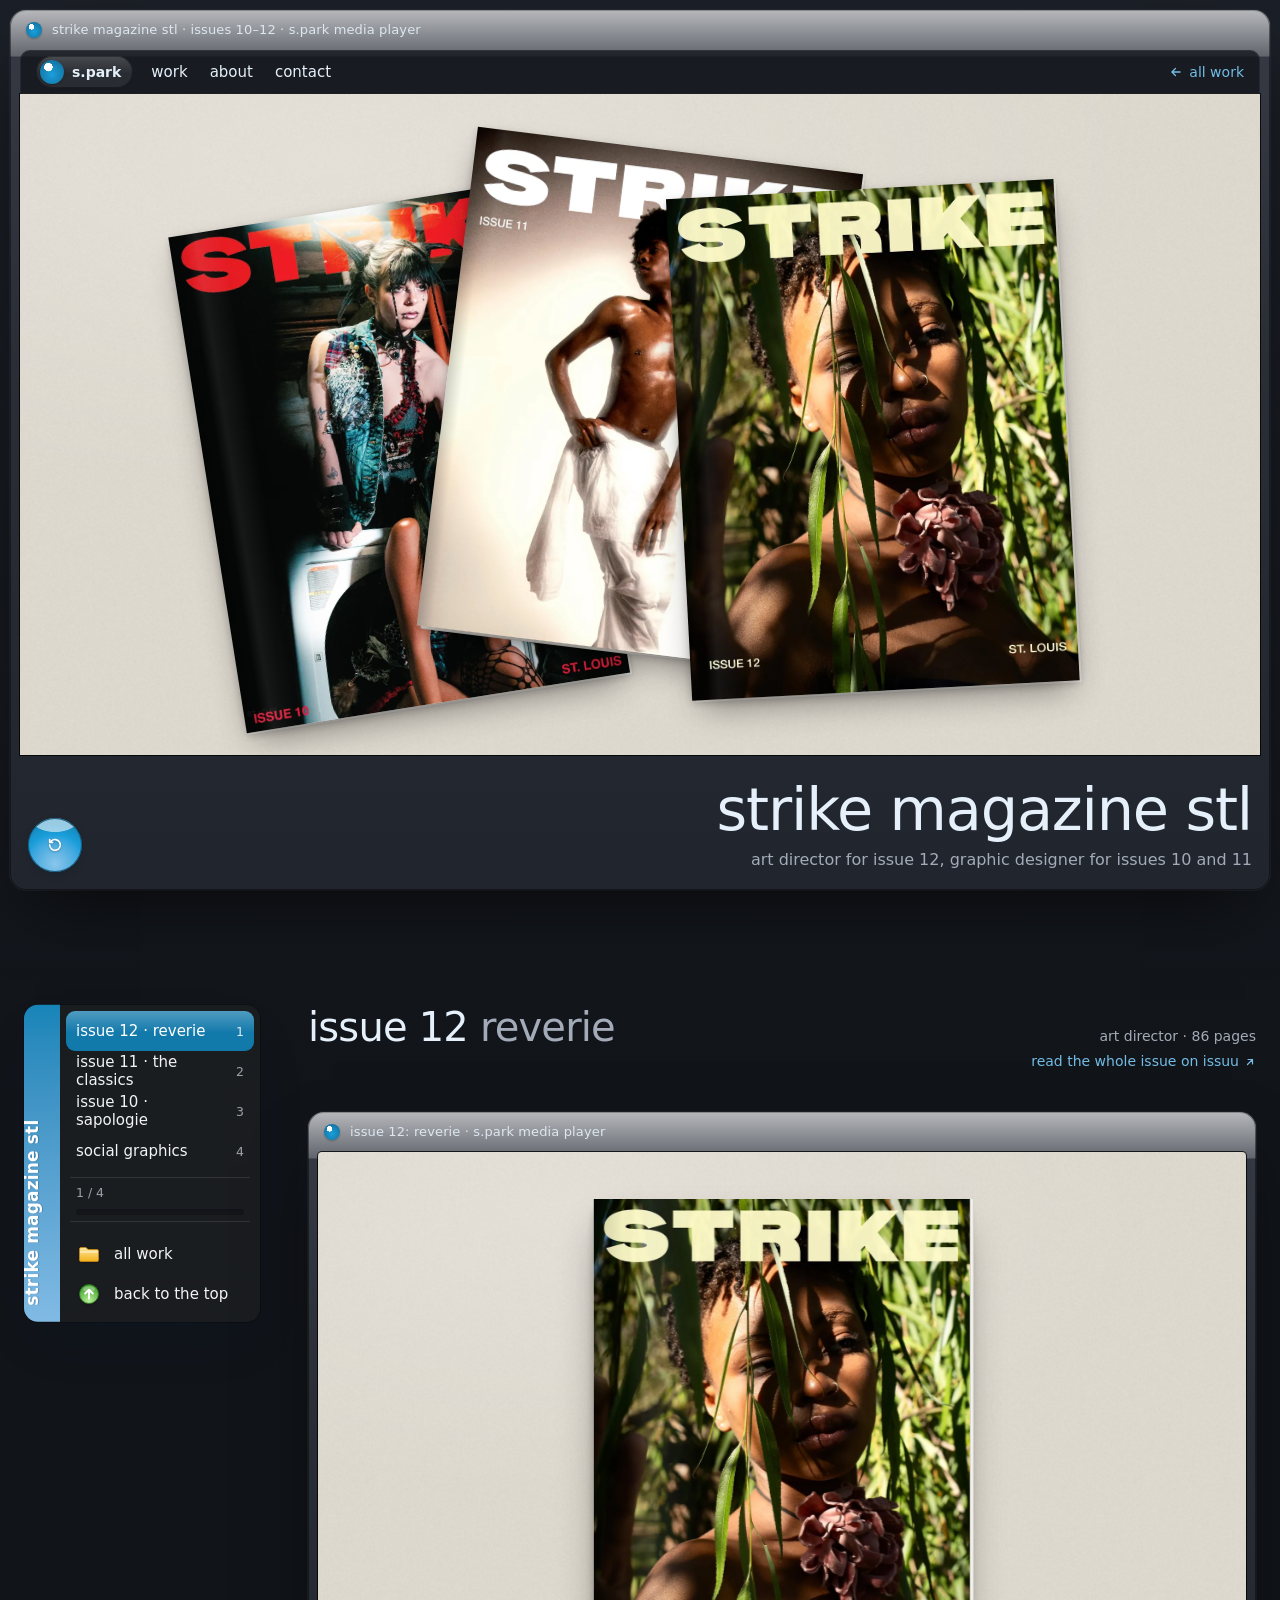
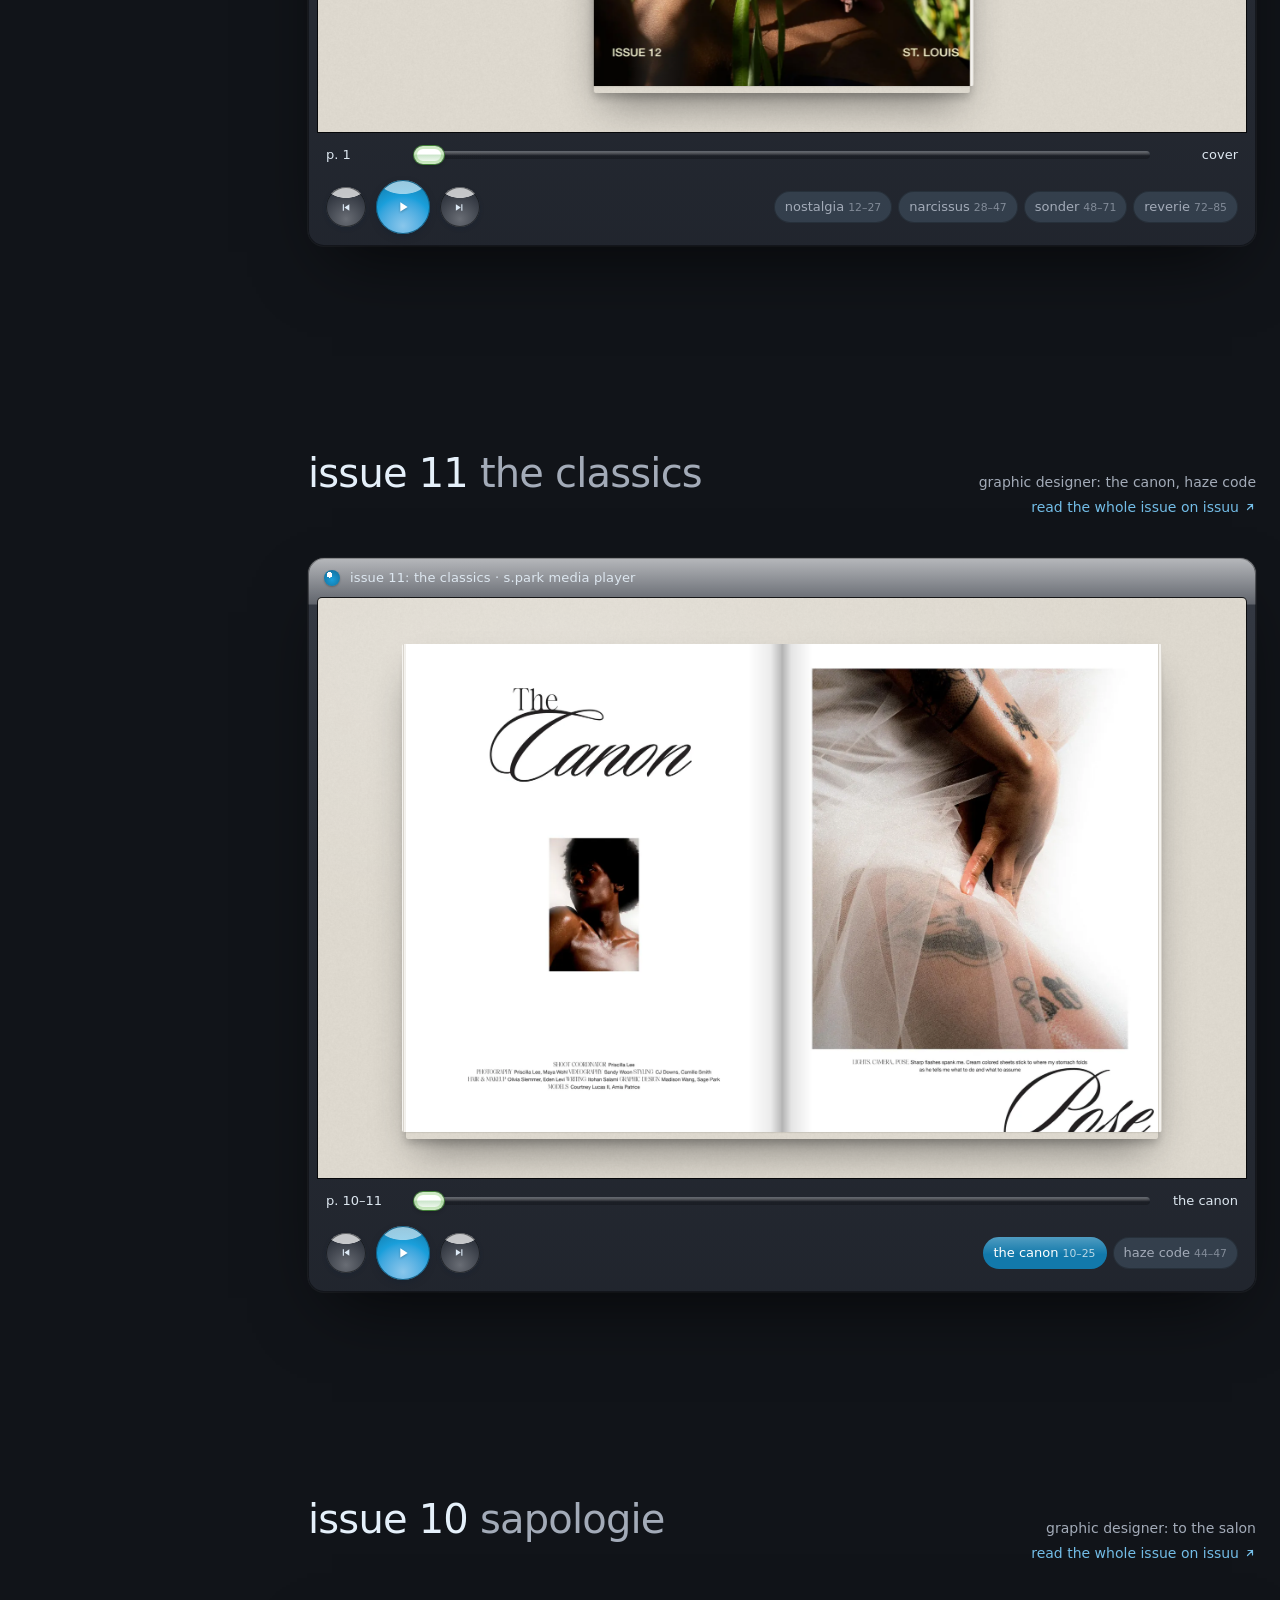
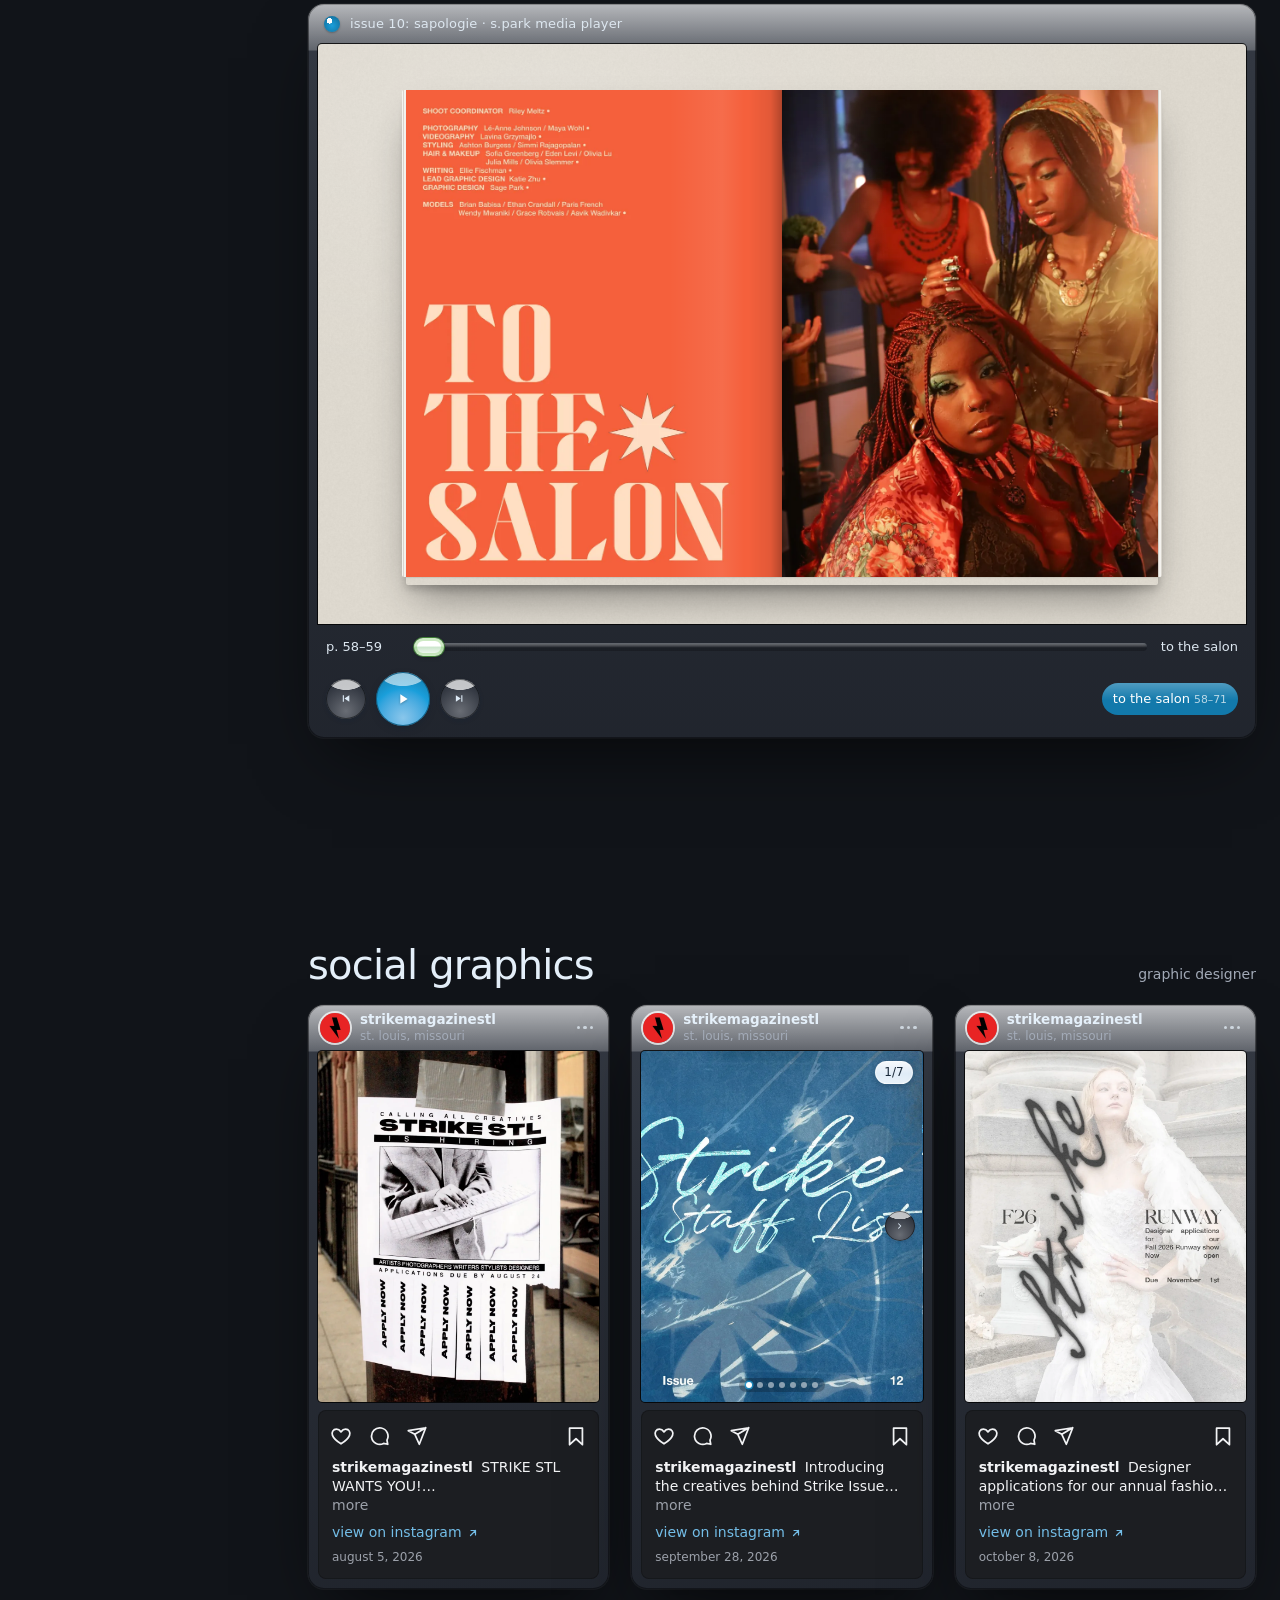
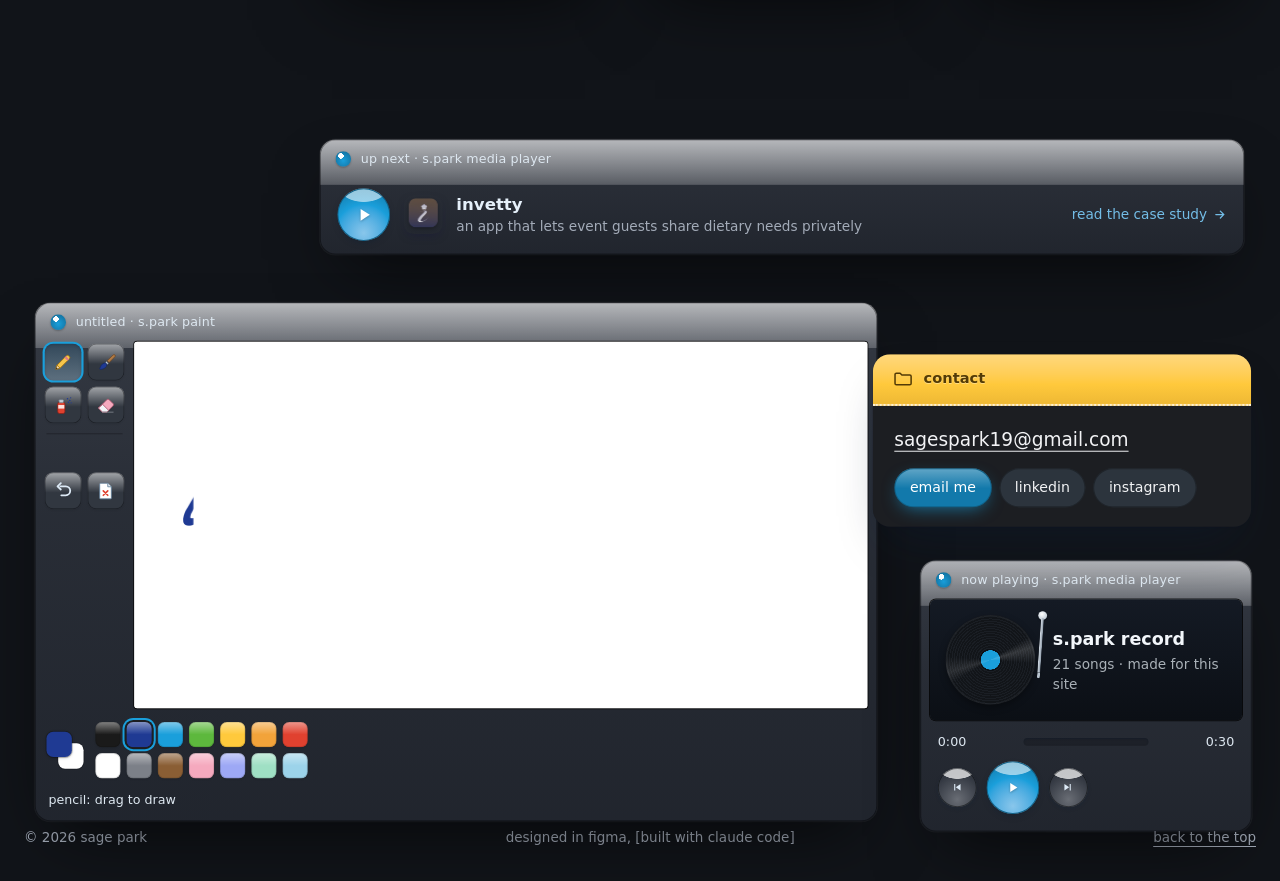
<file: strike.html>
<!doctype html>
<html lang="en" data-theme="day">
<head>
<meta charset="utf-8">
<meta name="viewport" content="width=device-width, initial-scale=1, viewport-fit=cover">
<title>strike magazine stl</title>
<meta name="description" content="Strike Magazine St. Louis: art director for issue 12, Reverie, and graphic designer for issues 10 and 11, plus the social graphics, by Sage Park.">
<script>
  // Apple devices get SF Pro, their system font; everything else gets Satoshi
  try { if (/Mac|iPhone|iPad|iPod/.test(navigator.platform || '') || /iPhone|iPad|Macintosh/.test(navigator.userAgent)) document.documentElement.classList.add('apple'); } catch (e) {}
</script>
<script>
  // day or night: what the window on the home page showed in the last few hours, otherwise this device's clock
  (function () {
    var th = null;
    try { var o = JSON.parse(localStorage.getItem('sp-theme')); if (o && Date.now() - o.t < 6 * 3600e3) th = o.v; } catch (e) {}
    if (!th) { var h = new Date().getHours(); th = h >= 19 || h < 6 ? 'night' : 'day'; }
    document.documentElement.setAttribute('data-theme', th);
  })();
</script>
<link rel="preconnect" href="https://api.fontshare.com" crossorigin>
<!-- Satoshi, from Fontshare (free for personal and commercial use) -->
<link href="https://api.fontshare.com/v2/css?f[]=satoshi@300,400,500,700&display=swap" rel="stylesheet">
<link rel="stylesheet" href="css/aero.css">
<link rel="stylesheet" href="css/case.css">
<link rel="stylesheet" href="css/strike.css">
</head>
<body>

<div class="desk" id="top">
  <div class="wrap">
    <section class="case-player chrome strike-hero" aria-label="strike magazine stl">
      <div class="titlebar"><span class="app-orb" aria-hidden="true"></span><span class="t">strike magazine stl · issues 10–12 · s.park media player</span></div>
      <div class="menubar">
        <nav aria-label="Main"><a href="index.html#work">work</a><a href="about.html">about</a><a href="#contact">contact</a></nav>
        <a class="back" href="index.html#work"><svg width="14" height="14" viewBox="0 0 24 24" fill="none" stroke="currentColor" stroke-width="2.2" stroke-linecap="round" aria-hidden="true"><path d="M19 12H5M11 6l-6 6 6 6"/></svg>all work</a>
      </div>
      <!-- the three issues dropped on a table, one photo at a time; each cover opens its issue below -->
      <div class="screen case-screen covers-stage" data-covers></div>
      <div class="transport">
        <div class="deck">
          <div class="btns"><button class="orb big" type="button" data-redrop aria-label="Drop the covers again"><svg viewBox="0 0 24 24" fill="none" stroke="currentColor" stroke-width="2.4" stroke-linecap="round" stroke-linejoin="round" aria-hidden="true"><path d="M4 12a8 8 0 1 0 2.4-5.7M4 4v4.5h4.5"/></svg></button></div>
          <div class="hero-copy">
            <h1>strike magazine stl</h1>
            <p class="sub">art director for issue 12, graphic designer for issues 10 and 11</p>
          </div>
        </div>
      </div>
    </section>
  </div>
</div>

<div class="case-layout wrap">
<aside class="side" data-title="strike magazine stl" data-sub="" aria-label="Issues"></aside>
<main class="case">
  <section class="sec issue" id="issue-12" data-name="issue 12 · reverie" data-icon="none" aria-labelledby="h-12">
    <div class="issue-head"><h2 id="h-12">issue 12 <span>reverie</span></h2><div class="issue-meta"><p>art director · 86 pages</p><a class="issuu" href="https://issuu.com/strike_magazine/docs/strike_st._louis_issue_12_reverie" target="_blank" rel="noopener">read the whole issue on issuu<svg width="12" height="12" viewBox="0 0 24 24" fill="none" stroke="currentColor" stroke-width="2.4" stroke-linecap="round" stroke-linejoin="round" aria-hidden="true"><path d="M7 17 17 7M8 7h9v9"/></svg></a></div></div>
    <div class="viewer chrome mag-win" data-issue="12">
      <div class="titlebar"><span class="app-orb" aria-hidden="true"></span><span class="t">issue 12: reverie · s.park media player</span></div>
      <div class="screen mag-stage" role="img" aria-label="Strike Magazine St. Louis issue 12, reverie, shown as a printed copy on a table, flipping through its spreads"></div>
      <div class="transport">
        <div class="seek">
          <span class="lbl mag-lbl" data-mcur>p. 1</span>
          <input class="range" type="range" min="0" max="1" step="1" value="0" data-mseek aria-label="Go to a spread in issue 12">
          <span class="lbl mag-lbl r" data-mch>cover</span>
        </div>
        <div class="deck">
          <div class="btns"><button class="orb" type="button" data-mprev aria-label="Previous spread"><svg viewBox="0 0 24 24" fill="currentColor" aria-hidden="true"><path d="M6 5h2.4v14H6zM20 5v14L9.5 12z"/></svg></button><button class="orb big" type="button" data-mplay aria-pressed="false" aria-label="Play or pause issue 12"><svg class="ico-play" viewBox="0 0 24 24" fill="currentColor" aria-hidden="true"><path d="M8 5v14l11-7z"/></svg><svg class="ico-pause" viewBox="0 0 24 24" fill="currentColor" aria-hidden="true"><path d="M7 5h3.6v14H7zM13.4 5H17v14h-3.6z"/></svg></button><button class="orb" type="button" data-mnext aria-label="Next spread"><svg viewBox="0 0 24 24" fill="currentColor" aria-hidden="true"><path d="M15.6 5H18v14h-2.4zM4 5l10.5 7L4 19z"/></svg></button></div>
          <div class="chips" role="group" aria-label="Stories in issue 12"><button type="button" data-jump="12">nostalgia<small>12–27</small></button><button type="button" data-jump="28">narcissus<small>28–47</small></button><button type="button" data-jump="48">sonder<small>48–71</small></button><button type="button" data-jump="72">reverie<small>72–85</small></button></div>
        </div>
      </div>
    </div>
  </section>
  <section class="sec issue" id="issue-11" data-name="issue 11 · the classics" data-icon="none" aria-labelledby="h-11">
    <div class="issue-head"><h2 id="h-11">issue 11 <span>the classics</span></h2><div class="issue-meta"><p>graphic designer: the canon, haze code</p><a class="issuu" href="https://issuu.com/strike_magazine/docs/strike_magazine_st._louis_issue_11_the_classics_" target="_blank" rel="noopener">read the whole issue on issuu<svg width="12" height="12" viewBox="0 0 24 24" fill="none" stroke="currentColor" stroke-width="2.4" stroke-linecap="round" stroke-linejoin="round" aria-hidden="true"><path d="M7 17 17 7M8 7h9v9"/></svg></a></div></div>
    <div class="viewer chrome mag-win" data-issue="11" data-pages="10-25,44-47">
      <div class="titlebar"><span class="app-orb" aria-hidden="true"></span><span class="t">issue 11: the classics · s.park media player</span></div>
      <div class="screen mag-stage" role="img" aria-label="My spreads from Strike Magazine St. Louis issue 11 (the canon and haze code), the classics, shown as a printed copy on a table, flipping through its spreads"></div>
      <div class="transport">
        <div class="seek">
          <span class="lbl mag-lbl" data-mcur>p. 1</span>
          <input class="range" type="range" min="0" max="1" step="1" value="0" data-mseek aria-label="Go to a spread in issue 11">
          <span class="lbl mag-lbl r" data-mch>cover</span>
        </div>
        <div class="deck">
          <div class="btns"><button class="orb" type="button" data-mprev aria-label="Previous spread"><svg viewBox="0 0 24 24" fill="currentColor" aria-hidden="true"><path d="M6 5h2.4v14H6zM20 5v14L9.5 12z"/></svg></button><button class="orb big" type="button" data-mplay aria-pressed="false" aria-label="Play or pause issue 11"><svg class="ico-play" viewBox="0 0 24 24" fill="currentColor" aria-hidden="true"><path d="M8 5v14l11-7z"/></svg><svg class="ico-pause" viewBox="0 0 24 24" fill="currentColor" aria-hidden="true"><path d="M7 5h3.6v14H7zM13.4 5H17v14h-3.6z"/></svg></button><button class="orb" type="button" data-mnext aria-label="Next spread"><svg viewBox="0 0 24 24" fill="currentColor" aria-hidden="true"><path d="M15.6 5H18v14h-2.4zM4 5l10.5 7L4 19z"/></svg></button></div>
          <div class="chips" role="group" aria-label="My stories in issue 11"><button type="button" data-jump="10">the canon<small>10–25</small></button><button type="button" data-jump="44">haze code<small>44–47</small></button></div>
        </div>
      </div>
    </div>
  </section>
  <section class="sec issue" id="issue-10" data-name="issue 10 · sapologie" data-icon="none" aria-labelledby="h-10">
    <div class="issue-head"><h2 id="h-10">issue 10 <span>sapologie</span></h2><div class="issue-meta"><p>graphic designer: to the salon</p><a class="issuu" href="https://issuu.com/strike_magazine/docs/strike_magazine_st._louis_issue_10_sapologie" target="_blank" rel="noopener">read the whole issue on issuu<svg width="12" height="12" viewBox="0 0 24 24" fill="none" stroke="currentColor" stroke-width="2.4" stroke-linecap="round" stroke-linejoin="round" aria-hidden="true"><path d="M7 17 17 7M8 7h9v9"/></svg></a></div></div>
    <div class="viewer chrome mag-win" data-issue="10" data-pages="58-71">
      <div class="titlebar"><span class="app-orb" aria-hidden="true"></span><span class="t">issue 10: sapologie · s.park media player</span></div>
      <div class="screen mag-stage" role="img" aria-label="My spreads from Strike Magazine St. Louis issue 10 (to the salon), sapologie, shown as a printed copy on a table, flipping through its spreads"></div>
      <div class="transport">
        <div class="seek">
          <span class="lbl mag-lbl" data-mcur>p. 1</span>
          <input class="range" type="range" min="0" max="1" step="1" value="0" data-mseek aria-label="Go to a spread in issue 10">
          <span class="lbl mag-lbl r" data-mch>cover</span>
        </div>
        <div class="deck">
          <div class="btns"><button class="orb" type="button" data-mprev aria-label="Previous spread"><svg viewBox="0 0 24 24" fill="currentColor" aria-hidden="true"><path d="M6 5h2.4v14H6zM20 5v14L9.5 12z"/></svg></button><button class="orb big" type="button" data-mplay aria-pressed="false" aria-label="Play or pause issue 10"><svg class="ico-play" viewBox="0 0 24 24" fill="currentColor" aria-hidden="true"><path d="M8 5v14l11-7z"/></svg><svg class="ico-pause" viewBox="0 0 24 24" fill="currentColor" aria-hidden="true"><path d="M7 5h3.6v14H7zM13.4 5H17v14h-3.6z"/></svg></button><button class="orb" type="button" data-mnext aria-label="Next spread"><svg viewBox="0 0 24 24" fill="currentColor" aria-hidden="true"><path d="M15.6 5H18v14h-2.4zM4 5l10.5 7L4 19z"/></svg></button></div>
          <div class="chips" role="group" aria-label="My stories in issue 10"><button type="button" data-jump="58">to the salon<small>58–71</small></button></div>
        </div>
      </div>
    </div>
  </section>
  <section class="sec" id="social" data-name="social graphics" data-icon="none" aria-labelledby="h-social">
    <div class="issue-head"><h2 id="h-social">social graphics</h2><div class="issue-meta"><p>graphic designer</p></div></div>
    <div class="ig-grid">
      <article class="ig chrome" data-post aria-label="Instagram post from august 5, 2026">
        <header class="ig-head"><img class="ig-av" src="img/strike/social/avatar.webp" alt="" width="120" height="120"><span class="ig-who"><a class="ig-handle" href="https://www.instagram.com/strikemagazinestl/" target="_blank" rel="noopener">strikemagazinestl</a><small>st. louis, missouri</small></span><span class="ig-more" aria-hidden="true"><i></i><i></i><i></i></span></header>
        <div class="ig-media post-screen"><div class="post-track"><img src="img/strike/social/hiring.webp" alt="The "Strike STL is hiring" poster, taped to a pole on a St. Louis sidewalk, with tear-off "apply now" tabs" width="960" height="1200" draggable="false"></div></div>
        <div class="ig-paper"><div class="ig-bar">
          <button class="ig-btn ig-like" type="button" aria-pressed="false" aria-label="Like"><svg viewBox="0 0 24 24" aria-hidden="true"><path d="M12 20.5s-7.5-4.6-9.3-9.2C1.4 8 3.4 4.5 7 4.5c2.1 0 3.7 1.2 5 3 1.3-1.8 2.9-3 5-3 3.6 0 5.6 3.5 4.3 6.8-1.8 4.6-9.3 9.2-9.3 9.2z"/></svg></button>
          <a class="ig-btn" href="https://www.instagram.com/p/DbqxG7KiX-l/" target="_blank" rel="noopener" aria-label="Comments, on Instagram"><svg viewBox="0 0 24 24" aria-hidden="true"><path d="M20.7 16.5A9 9 0 1 0 17 20.1L21.5 21z"/></svg></a>
          <a class="ig-btn" href="https://www.instagram.com/p/DbqxG7KiX-l/" target="_blank" rel="noopener" aria-label="Share, on Instagram"><svg viewBox="0 0 24 24" aria-hidden="true"><path d="M21.5 3 9.6 10.2M21.5 3l-7 18-4.9-10.8L2.5 6.2z"/></svg></a>
          <button class="ig-btn ig-save" type="button" aria-pressed="false" aria-label="Save"><svg viewBox="0 0 24 24" aria-hidden="true"><path d="M19 21.5 12 15l-7 6.5V3.5h14z"/></svg></button>
        </div>
        <div class="ig-cap"><p><b>strikemagazinestl</b> STRIKE STL WANTS YOU!<br><br>Apply for Strike’s twelfth issue. Link in bio.<br>Due August 24th.<br><br>Graphic by <a href="https://www.instagram.com/qkrtjgus19/" target="_blank" rel="noopener">@qkrtjgus19</a><br><br>⚡️</p><button class="ig-more-btn" type="button" hidden>more</button></div>
        <a class="ig-view" href="https://www.instagram.com/p/DbqxG7KiX-l/" target="_blank" rel="noopener">view on instagram<svg width="12" height="12" viewBox="0 0 24 24" fill="none" stroke="currentColor" stroke-width="2.4" stroke-linecap="round" stroke-linejoin="round" aria-hidden="true"><path d="M7 17 17 7M8 7h9v9"/></svg></a>
        <time class="ig-date" datetime="2026-08-05">august 5, 2026</time></div>
      </article>
      <article class="ig chrome" data-post aria-label="Instagram post from september 28, 2026">
        <header class="ig-head"><img class="ig-av" src="img/strike/social/avatar.webp" alt="" width="120" height="120"><span class="ig-who"><a class="ig-handle" href="https://www.instagram.com/strikemagazinestl/" target="_blank" rel="noopener">strikemagazinestl</a><small>st. louis, missouri</small></span><span class="ig-more" aria-hidden="true"><i></i><i></i><i></i></span></header>
        <div class="ig-media post-screen" role="group" aria-roledescription="carousel" aria-label="7 slides"><div class="post-track"><img src="img/strike/social/staff-1.webp" alt="Issue 12 staff list, the cover slide" width="960" height="1200" draggable="false"><img src="img/strike/social/staff-2.webp" alt="Executive" width="960" height="1200" draggable="false" loading="lazy"><img src="img/strike/social/staff-3.webp" alt="Creative" width="960" height="1200" draggable="false" loading="lazy"><img src="img/strike/social/staff-4.webp" alt="Styling" width="960" height="1200" draggable="false" loading="lazy"><img src="img/strike/social/staff-5.webp" alt="Photography" width="960" height="1200" draggable="false" loading="lazy"><img src="img/strike/social/staff-6.webp" alt="Writing" width="960" height="1200" draggable="false" loading="lazy"><img src="img/strike/social/staff-7.webp" alt="Business" width="960" height="1200" draggable="false" loading="lazy"></div><span class="ig-count" aria-hidden="true" data-pcount>1/7</span><button class="ig-arrow orb l" type="button" data-pprev aria-label="Previous slide"><svg viewBox="0 0 24 24" aria-hidden="true"><path d="m14.5 6-6 6 6 6"/></svg></button><button class="ig-arrow orb r" type="button" data-pnext aria-label="Next slide"><svg viewBox="0 0 24 24" aria-hidden="true"><path d="m9.5 6 6 6-6 6"/></svg></button><div class="ig-dots" aria-hidden="true"><i></i><i></i><i></i><i></i><i></i><i></i><i></i></div></div>
        <div class="ig-paper"><div class="ig-bar">
          <button class="ig-btn ig-like" type="button" aria-pressed="false" aria-label="Like"><svg viewBox="0 0 24 24" aria-hidden="true"><path d="M12 20.5s-7.5-4.6-9.3-9.2C1.4 8 3.4 4.5 7 4.5c2.1 0 3.7 1.2 5 3 1.3-1.8 2.9-3 5-3 3.6 0 5.6 3.5 4.3 6.8-1.8 4.6-9.3 9.2-9.3 9.2z"/></svg></button>
          <a class="ig-btn" href="https://www.instagram.com/p/Ddz7w_ljEQS/" target="_blank" rel="noopener" aria-label="Comments, on Instagram"><svg viewBox="0 0 24 24" aria-hidden="true"><path d="M20.7 16.5A9 9 0 1 0 17 20.1L21.5 21z"/></svg></a>
          <a class="ig-btn" href="https://www.instagram.com/p/Ddz7w_ljEQS/" target="_blank" rel="noopener" aria-label="Share, on Instagram"><svg viewBox="0 0 24 24" aria-hidden="true"><path d="M21.5 3 9.6 10.2M21.5 3l-7 18-4.9-10.8L2.5 6.2z"/></svg></a>
          <button class="ig-btn ig-save" type="button" aria-pressed="false" aria-label="Save"><svg viewBox="0 0 24 24" aria-hidden="true"><path d="M19 21.5 12 15l-7 6.5V3.5h14z"/></svg></button>
        </div>
        <div class="ig-cap"><p><b>strikemagazinestl</b> Introducing the creatives behind Strike Issue 12… 🩵🌀<br><br>Graphic by <a href="https://www.instagram.com/qkrtjgus19/" target="_blank" rel="noopener">@qkrtjgus19</a><br><br><a href="https://www.instagram.com/explore/tags/strikemagazine/" target="_blank" rel="noopener">#strikemagazine</a> <a href="https://www.instagram.com/explore/tags/strikemagazinestl/" target="_blank" rel="noopener">#strikemagazinestl</a></p><button class="ig-more-btn" type="button" hidden>more</button></div>
        <a class="ig-view" href="https://www.instagram.com/p/Ddz7w_ljEQS/" target="_blank" rel="noopener">view on instagram<svg width="12" height="12" viewBox="0 0 24 24" fill="none" stroke="currentColor" stroke-width="2.4" stroke-linecap="round" stroke-linejoin="round" aria-hidden="true"><path d="M7 17 17 7M8 7h9v9"/></svg></a>
        <time class="ig-date" datetime="2026-09-28">september 28, 2026</time></div>
      </article>
      <article class="ig chrome" data-post aria-label="Instagram post from october 8, 2026">
        <header class="ig-head"><img class="ig-av" src="img/strike/social/avatar.webp" alt="" width="120" height="120"><span class="ig-who"><a class="ig-handle" href="https://www.instagram.com/strikemagazinestl/" target="_blank" rel="noopener">strikemagazinestl</a><small>st. louis, missouri</small></span><span class="ig-more" aria-hidden="true"><i></i><i></i><i></i></span></header>
        <div class="ig-media post-screen"><div class="post-track"><img src="img/strike/social/runway.webp" alt="F26 Runway: designer applications for the fall 2026 runway show, due November 1st" width="960" height="1200" draggable="false"></div></div>
        <div class="ig-paper"><div class="ig-bar">
          <button class="ig-btn ig-like" type="button" aria-pressed="false" aria-label="Like"><svg viewBox="0 0 24 24" aria-hidden="true"><path d="M12 20.5s-7.5-4.6-9.3-9.2C1.4 8 3.4 4.5 7 4.5c2.1 0 3.7 1.2 5 3 1.3-1.8 2.9-3 5-3 3.6 0 5.6 3.5 4.3 6.8-1.8 4.6-9.3 9.2-9.3 9.2z"/></svg></button>
          <a class="ig-btn" href="https://www.instagram.com/p/DePvxxPS0m5/" target="_blank" rel="noopener" aria-label="Comments, on Instagram"><svg viewBox="0 0 24 24" aria-hidden="true"><path d="M20.7 16.5A9 9 0 1 0 17 20.1L21.5 21z"/></svg></a>
          <a class="ig-btn" href="https://www.instagram.com/p/DePvxxPS0m5/" target="_blank" rel="noopener" aria-label="Share, on Instagram"><svg viewBox="0 0 24 24" aria-hidden="true"><path d="M21.5 3 9.6 10.2M21.5 3l-7 18-4.9-10.8L2.5 6.2z"/></svg></a>
          <button class="ig-btn ig-save" type="button" aria-pressed="false" aria-label="Save"><svg viewBox="0 0 24 24" aria-hidden="true"><path d="M19 21.5 12 15l-7 6.5V3.5h14z"/></svg></button>
        </div>
        <div class="ig-cap"><p><b>strikemagazinestl</b> Designer applications for our annual fashion show are now open!<br>Apply now through the link in our bio.<br>Due November 1st!<br><br>Photo &amp; dress: <a href="https://www.instagram.com/maxineroederdesign/" target="_blank" rel="noopener">@maxineroederdesign</a><br>Graphic design: <a href="https://www.instagram.com/qkrtjgus19/" target="_blank" rel="noopener">@qkrtjgus19</a><br>Model: <a href="https://www.instagram.com/paris_nix/" target="_blank" rel="noopener">@paris_nix</a><br><br><a href="https://www.instagram.com/explore/tags/strike/" target="_blank" rel="noopener">#strike</a> <a href="https://www.instagram.com/explore/tags/fashion/" target="_blank" rel="noopener">#fashion</a> <a href="https://www.instagram.com/explore/tags/designer/" target="_blank" rel="noopener">#designer</a> <a href="https://www.instagram.com/explore/tags/fashionshow/" target="_blank" rel="noopener">#fashionshow</a></p><button class="ig-more-btn" type="button" hidden>more</button></div>
        <a class="ig-view" href="https://www.instagram.com/p/DePvxxPS0m5/" target="_blank" rel="noopener">view on instagram<svg width="12" height="12" viewBox="0 0 24 24" fill="none" stroke="currentColor" stroke-width="2.4" stroke-linecap="round" stroke-linejoin="round" aria-hidden="true"><path d="M7 17 17 7M8 7h9v9"/></svg></a>
        <time class="ig-date" datetime="2026-10-08">october 8, 2026</time></div>
      </article>
    </div>
  </section>

  <!-- up next: back around to the first case study -->
  <a class="upnext chrome" href="invetty.html">
    <span class="titlebar"><span class="app-orb" aria-hidden="true"></span><span class="t">up next · s.park media player</span></span>
    <span class="upnext-bar">
      <span class="orb big" aria-hidden="true"><svg viewBox="0 0 24 24" fill="currentColor"><path d="M8 5v14l11-7z"/></svg></span>
      <img src="img/invetty-logo.webp" alt="" width="512" height="512">
      <span class="upnext-t"><b>invetty</b><span>an app that lets event guests share dietary needs privately</span></span>
      <span class="back">read the case study <svg width="14" height="14" viewBox="0 0 24 24" fill="none" stroke="currentColor" stroke-width="2.2" stroke-linecap="round" aria-hidden="true"><path d="M5 12h14M13 6l6 6-6 6"/></svg></span>
    </span>
  </a>
</main>
</div>

  <section class="lobby wrap" id="contact" aria-labelledby="hi-title">
    <h2 class="sr-only" id="hi-title">let’s say hi</h2>
    <div class="hi-grid">
      <!-- a paint window: "let's say hi" is written on in my handwriting, then anyone can draw on it -->
      <div class="paint chrome" data-paint>
        <div class="titlebar"><span class="app-orb" aria-hidden="true"></span><span class="t">untitled · s.park paint</span></div>
        <div class="paint-body">
          <div class="tools" role="toolbar" aria-label="Drawing tools"><button class="tool" type="button" data-tool="pencil" aria-pressed="true" aria-label="pencil"><svg viewBox="0 0 24 24" aria-hidden="true"><path d="M4 20l1.2-4.6L15.6 5a2 2 0 0 1 2.8 0l.6.6a2 2 0 0 1 0 2.8L8.6 18.8z" fill="#F7C64A" stroke="#9A6B0E" stroke-width=".9" stroke-linejoin="round"/><path d="M4 20l1.2-4.6 3.4 3.4z" fill="#F1D9B5" stroke="#9A6B0E" stroke-width=".9" stroke-linejoin="round"/><path d="M4 20l.5-1.9 1.4 1.4z" fill="#2B2B2B"/><path d="M14.4 6.2l3.4 3.4" stroke="#E07B8A" stroke-width="2.4"/></svg></button><button class="tool" type="button" data-tool="brush" aria-pressed="false" aria-label="brush"><svg viewBox="0 0 24 24" aria-hidden="true"><path d="M13.5 10.5 20 4a1.4 1.4 0 0 1 2 2l-6.5 6.5z" fill="#B07A45" stroke="#6E4520" stroke-width=".8"/><path d="M12.6 11.4l2 2-1.2 1.2-2-2z" fill="#C3CCD5" stroke="#6F7C88" stroke-width=".7"/><path d="M11.2 12.8l2 2c-.6 2.9-2.8 5-6.9 5.4-.8.1-1.6-.3-1.3-.9 1.3-2.4 1.1-5.1 6.2-6.5z" fill="#1F3A93" stroke="#14275F" stroke-width=".7"/></svg></button><button class="tool" type="button" data-tool="spray" aria-pressed="false" aria-label="spray"><svg viewBox="0 0 24 24" aria-hidden="true"><rect x="6" y="9" width="8" height="12.5" rx="2" fill="#E0412F" stroke="#8E2117" stroke-width=".8"/><rect x="7.6" y="6" width="4.8" height="3.4" rx=".8" fill="#C3CCD5" stroke="#6F7C88" stroke-width=".7"/><rect x="6.6" y="12" width="6.8" height="4" fill="#fff" opacity=".85"/><g fill="#1F3A93"><circle cx="17" cy="5" r=".9"/><circle cx="19.5" cy="7" r=".9"/><circle cx="18" cy="9" r=".9"/><circle cx="20.5" cy="4" r=".7"/><circle cx="21" cy="9.6" r=".7"/></g></svg></button><button class="tool" type="button" data-tool="eraser" aria-pressed="false" aria-label="eraser"><svg viewBox="0 0 24 24" aria-hidden="true"><path d="M3.6 15.4 13 6a1.8 1.8 0 0 1 2.5 0l4.4 4.4a1.8 1.8 0 0 1 0 2.5L12.8 20H8.2z" fill="#F5A9BE" stroke="#A8536B" stroke-width=".9" stroke-linejoin="round"/><path d="M3.6 15.4 8.2 20h4.6l2.1-2.1-6.6-6.6z" fill="#F2F4F7" stroke="#A8536B" stroke-width=".9" stroke-linejoin="round"/><path d="M8 20h12" stroke="#7C8088" stroke-width="1" stroke-linecap="round"/></svg></button><span class="gap" aria-hidden="true"></span><button class="tool" type="button" data-act="undo" aria-label="Undo"><svg viewBox="0 0 24 24" aria-hidden="true"><path d="M9 7H15a5 5 0 0 1 0 10h-5" fill="none" stroke="currentColor" stroke-width="2" stroke-linecap="round"/><path d="M9.5 3.5 5.8 7l3.7 3.5" fill="none" stroke="currentColor" stroke-width="2" stroke-linecap="round" stroke-linejoin="round"/></svg></button><button class="tool" type="button" data-act="clear" aria-label="Clear the canvas"><svg viewBox="0 0 24 24" aria-hidden="true"><path d="M6 3.5h8l4 4V20a1 1 0 0 1-1 1H6a1 1 0 0 1-1-1V4.5a1 1 0 0 1 1-1z" fill="#fff" stroke="#5E7C98" stroke-width=".9"/><path d="M14 3.5v4h4" fill="#E3EAF1" stroke="#5E7C98" stroke-width=".9" stroke-linejoin="round"/><path d="m9 12 5 5m0-5-5 5" stroke="#E0412F" stroke-width="1.8" stroke-linecap="round"/></svg></button></div>
          <div class="paper"><canvas aria-label="A drawing canvas with “let’s say hi” handwritten on it. Draw on it with your mouse or finger."></canvas></div>
        </div>
        <div class="palette" role="group" aria-label="Colours"><span class="cur" aria-hidden="true"><i></i></span><div class="swatches-row"><button class="sw" type="button" data-c="#1A1A1A" aria-label="black" aria-pressed="false"></button><button class="sw" type="button" data-c="#1F3A93" aria-label="ink blue" aria-pressed="true"></button><button class="sw" type="button" data-c="#1A9FDB" aria-label="sky blue" aria-pressed="false"></button><button class="sw" type="button" data-c="#5DB83D" aria-label="green" aria-pressed="false"></button><button class="sw" type="button" data-c="#FFC93C" aria-label="yellow" aria-pressed="false"></button><button class="sw" type="button" data-c="#F2A33A" aria-label="orange" aria-pressed="false"></button><button class="sw" type="button" data-c="#E0412F" aria-label="red" aria-pressed="false"></button><button class="sw" type="button" data-c="#FFFFFF" aria-label="white" aria-pressed="false"></button><button class="sw" type="button" data-c="#7C8088" aria-label="grey" aria-pressed="false"></button><button class="sw" type="button" data-c="#8A5E34" aria-label="brown" aria-pressed="false"></button><button class="sw" type="button" data-c="#F5A9BE" aria-label="pink" aria-pressed="false"></button><button class="sw" type="button" data-c="#9DA8F5" aria-label="periwinkle" aria-pressed="false"></button><button class="sw" type="button" data-c="#9FE0C4" aria-label="mint" aria-pressed="false"></button><button class="sw" type="button" data-c="#9CD3EA" aria-label="pale blue" aria-pressed="false"></button></div></div>
        <div class="statusbar"><span data-hint>pencil: drag to draw</span><span data-xy></span></div>
      </div>
      <div class="hi-side">
        <div class="memo hi-memo">
          <div class="memo-head"><svg viewBox="0 0 24 24" fill="none" stroke="currentColor" stroke-width="1.7" stroke-linejoin="round" aria-hidden="true"><path d="M3 7.5A1.5 1.5 0 0 1 4.5 6h4.2l2 2h8.8A1.5 1.5 0 0 1 21 9.5v8A1.5 1.5 0 0 1 19.5 19h-15A1.5 1.5 0 0 1 3 17.5z"/></svg>contact</div>
          <div class="memo-body">
            <a class="email" href="mailto:sagespark19@gmail.com">sagespark19@gmail.com</a>
            <div class="cta">
              <a class="pill primary" href="mailto:sagespark19@gmail.com">email me</a>
              <a class="pill" href="https://www.linkedin.com/in/sage-park-422842282/" target="_blank" rel="noopener">linkedin</a>
              <a class="pill" href="#contact">instagram</a>
            </div>
          </div>
        </div>
        <!-- my playlist, as its own little player -->
        <div class="np chrome">
          <div class="titlebar"><span class="app-orb" aria-hidden="true"></span><span class="t">now playing · s.park media player</span></div>
          <div class="np-body">
            <div class="vinyl" aria-hidden="true"><div class="rec"></div><div class="arm"></div></div>
            <div>
              <strong class="pl-name">s.park record</strong>
              <span class="pl-sub">21 songs · made for this site</span>
            </div>
          </div>
          <div class="transport" data-juke aria-label="My playlist">
            <div class="seek">
              <span class="lbl" data-pl-time>0:00</span>
              <div class="pl-bar" aria-hidden="true"><i></i></div>
              <span class="lbl" data-pl-dur>0:30</span>
            </div>
            <div class="deck">
              <div class="btns">
                <button class="orb" type="button" aria-label="Previous song"><svg viewBox="0 0 24 24" fill="currentColor" aria-hidden="true"><path d="M6 5h2.4v14H6zM20 5v14L9.5 12z"/></svg></button>
                <button class="orb big" type="button" data-record aria-pressed="false" aria-label="Play or pause the playlist"><svg class="ico-play" viewBox="0 0 24 24" fill="currentColor" aria-hidden="true"><path d="M8 5v14l11-7z"/></svg><svg class="ico-pause" viewBox="0 0 24 24" fill="currentColor" aria-hidden="true"><path d="M7 5h3.6v14H7zM13.4 5H17v14h-3.6z"/></svg></button>
                <button class="orb" type="button" aria-label="Next song"><svg viewBox="0 0 24 24" fill="currentColor" aria-hidden="true"><path d="M15.6 5H18v14h-2.4zM4 5l10.5 7L4 19z"/></svg></button>
              </div>
            </div>
          </div>
        </div>
      </div>
    </div>
  </section>

<footer class="foot">
  <div class="wrap">
    <span>© 2026 sage park</span>
    <span>designed in figma, [built with claude code]</span>
    <a href="#top">back to the top</a>
  </div>
</footer>

<!-- the dock: prev / next part and your place in the case study -->
<div class="dock chrome" aria-label="Case study progress">
  <div class="btns">
    <button class="orb" type="button" data-step="-1" aria-label="Previous section"><svg viewBox="0 0 24 24" fill="currentColor" aria-hidden="true"><path d="M6 5h2.4v14H6zM20 5v14L9.5 12z"/></svg></button>
    <button class="orb" type="button" data-step="1" aria-label="Next section"><svg viewBox="0 0 24 24" fill="currentColor" aria-hidden="true"><path d="M15.6 5H18v14h-2.4zM4 5l10.5 7L4 19z"/></svg></button>
  </div>
  <div class="info"><span><b class="chapter" data-chapter>issue 12 · reverie</b></span><span class="pl-bar dock-bar" aria-hidden="true"><i data-progress></i></span></div>
  <span class="count" data-count>1 / 4</span>
</div>

<div class="toast" role="status" aria-live="polite"></div>

<script>
  /* the start menu: what's in it on this page */
  window.SPMenu = [
    { label: 'work', key: 'w', icon: 'folder', sub: [
      { label: 'invetty', icon: 'img:img/invetty-logo.webp', href: 'invetty.html', note: 'case study' },
      { label: 'softspot', icon: 'img:img/softspot/icon.webp', href: 'softspot.html', note: 'case study' },
      { label: 'strike magazine stl', icon: 'img:img/strike/social/avatar.webp', href: '#top', current: true },
      { label: 'social media marketing', icon: 'folder-dim', disabled: true, note: 'coming soon' },
      { label: 'type collection', icon: 'folder-dim', disabled: true, note: 'coming soon' },
      'sep',
      { label: 'all work', icon: 'folder', href: 'index.html#work' } ] },
    { label: 'the issues', key: 'i', icon: 'doc', sub: [
      { label: 'issue 12 · reverie', icon: 'view', href: '#issue-12' },
      { label: 'issue 11 · the classics', icon: 'star', href: '#issue-11' },
      { label: 'issue 10 · sapologie', icon: 'music', href: '#issue-10' },
      { label: 'social graphics', icon: 'camera', href: '#social' } ] },
    { label: 'drop the covers again', key: 'd', icon: 'play', action: 'redrop' },
    { label: 'about', key: 'a', icon: 'person', href: 'about.html' },
    { label: 'playlist', key: 'p', icon: 'music', href: '#contact' },
    { label: 'contact', key: 'c', icon: 'mail', sub: [
      { label: 'email me', icon: 'mail', href: 'mailto:sagespark19@gmail.com' },
      { label: 'copy my email', icon: 'copy', action: 'copy-email' },
      { label: 'linkedin', icon: 'case', href: 'https://www.linkedin.com/in/sage-park-422842282/', external: true },
      { label: 'instagram', icon: 'camera', href: '#contact' } ] },
    'sep',
    { label: 'home', key: 'h', icon: 'home', href: 'index.html' },
    { label: 'back to the top', key: 'b', icon: 'up', href: '#top' }
  ];
  window.SPMenuActions = {
    'redrop': function () { window.scrollTo(0, 0); var b = document.querySelector('[data-redrop]'); if (b) b.click(); },
    'copy-email': function () {
      var t = function () { if (window.SP) SP.toast('copied sagespark19@gmail.com'); };
      try { navigator.clipboard.writeText('sagespark19@gmail.com').then(t, function () { if (window.SP) SP.toast('sagespark19@gmail.com'); }); } catch (e) {}
    }
  };
</script>
<script src="js/startmenu.js"></script>
<script src="js/sayhi.js"></script>
<script src="js/aero.js"></script>
<script src="js/player.js"></script>
<script src="js/case.js"></script>
<script src="js/strike.js"></script>
<script src="js/social.js"></script>
</body>
</html>
</file>
<file: css/aero.css>
/* aero.css: the whole site as a desktop of glossy media-player windows on a sky ground.
   The hero is a player with the window glass inside, each project is a smaller player with an
   iOS note tucked against it, and contact is a paint window, a note and a little record player.
   Every colour comes from five picks at the top of :root: change those and the rest follows. */
@font-face { font-family: 'Le Jardin Du Bonheur'; src: url('../fonts/LeJardinDuBonheur.woff2') format('woff2'); font-display: swap; }

:root {
  color-scheme: light;
  /* motion: one family of curves for the whole site */
  --ease-out: cubic-bezier(.23, 1, .32, 1);       /* things arriving, presses, menus */
  --ease-in-out: cubic-bezier(.77, 0, .175, 1);   /* things moving across the screen */
  --ease-drawer: cubic-bezier(.32, .72, 0, 1);    /* the floating bar on case studies, like an iOS sheet */
  /* the picks */
  --tint: #8DBFE6;      /* the chrome of every window */
  --accent: #1A9FDB;    /* play buttons, links, the email button */
  --seek: #5DB83D;      /* seek bar and progress fill, the old media player green */
  --notes: #FFC93C;     /* the notes header */
  /* the accent, deepened where it carries text: as link text, and under white text */
  --accent-ink: color-mix(in oklab, var(--accent) 66%, #021B30);
  --accent-fill: color-mix(in oklab, var(--accent) 74%, #021B30);
  --ground-pick: #BFE2F7;
  /* the page at night: top of the page, then the rest */
  --night-top: #1B1F27;
  --night-bot: #111419;

  --gloss: .75;         /* how shiny the chrome is, 0 to 1 */
  --r: 16px;            /* window corners */
  --hero-size: 1;       /* scales the headline */
  --ov: 48px;           /* how far a note tucks over its player */

  /* Satoshi, or SF Pro on Apple devices (see :root.apple) */
  --sans: 'Satoshi', 'Segoe UI', system-ui, sans-serif;
  --display: 'Satoshi', 'Segoe UI', system-ui, sans-serif;
  --display-w: 300;
  --hand: 'Le Jardin Du Bonheur', 'Segoe Print', cursive;

  /* derived: day */
  --ground-top: color-mix(in oklab, var(--ground-pick) 100%, white 0%);
  --ground-bot: color-mix(in oklab, var(--ground-pick) 22%, white);
  --ink: #12273C;
  --ink-2: #4A6178;
  --ink-on-chrome: color-mix(in oklab, var(--tint) 30%, #12273C);
  --chrome-1: color-mix(in oklab, var(--tint) 10%, white);
  --chrome-2: color-mix(in oklab, var(--tint) 26%, white);
  --chrome-3: color-mix(in oklab, var(--tint) 52%, white);
  --chrome-edge: color-mix(in oklab, var(--tint) 62%, #1C3048);
  --chrome-hi: rgba(255, 255, 255, .95);
  --menu: rgba(255, 255, 255, .88);
  --paper: #FFFFFF;
  --paper-ink: #1B1D21;
  --paper-2: #686D76;
  --rule: rgba(20, 30, 45, .1);
  --orb: color-mix(in oklab, var(--tint) 14%, white);
  --orb-ink: color-mix(in oklab, var(--tint) 30%, #12273C);
  --shadow: 0 30px 60px -28px rgba(10, 36, 64, .42), 0 2px 6px rgba(15, 40, 70, .12);
  --screen-rim: rgba(10, 25, 45, .55);
}
:root.apple { --sans: -apple-system, BlinkMacSystemFont, 'SF Pro Text', 'SF Pro Display', 'Satoshi', 'Segoe UI', system-ui, sans-serif; --display: -apple-system, BlinkMacSystemFont, 'SF Pro Display', 'Satoshi', 'Segoe UI', system-ui, sans-serif; }
:root[data-theme="night"] {
  color-scheme: dark;
  --ground-top: var(--night-top);
  --ground-bot: var(--night-bot);
  --ink: #E5F0FA;
  --ink-2: #A3ABB8;
  /* the window frames at night are made from the night background, a little lighter */
  --ink-on-chrome: color-mix(in oklab, var(--tint) 12%, #E8ECF1);
  --chrome-1: color-mix(in oklab, var(--night-top), #7A8290 30%);
  --chrome-2: color-mix(in oklab, var(--night-top), #7A8290 16%);
  --chrome-3: color-mix(in oklab, var(--night-top), #7A8290 7%);
  --chrome-edge: color-mix(in oklab, var(--night-bot), #000 45%);
  --chrome-hi: rgba(255, 255, 255, .22);
  --menu: color-mix(in oklab, var(--night-bot) 78%, transparent);
  --paper: #1C1E22;
  --paper-ink: #F2F3F5;
  --paper-2: #9CA1AA;
  --rule: rgba(255, 255, 255, .1);
  --orb: color-mix(in oklab, var(--night-top), #7A8290 26%);
  --orb-ink: #DDEAF6;
  --shadow: 0 30px 70px -24px rgba(0, 0, 0, .7), 0 0 0 1px rgba(255, 255, 255, .05);
  --accent-ink: color-mix(in oklab, var(--accent) 70%, white);
  --screen-rim: rgba(0, 0, 0, .8);
}

* { box-sizing: border-box; }
[hidden] { display: none !important; }
img, video { max-width: 100%; }
html { scroll-behavior: smooth; -webkit-text-size-adjust: 100%; text-size-adjust: 100%; -webkit-tap-highlight-color: transparent; }
/* on a phone: taps go through straight away, and holding a button doesn't select its label */
button, a, [role="button"], input[type="range"], label { touch-action: manipulation; }
button, [role="button"], .orb, .pill, .sm-row, .seg { -webkit-user-select: none; user-select: none; -webkit-touch-callout: none; }
body {
  margin: 0; font-family: var(--sans); font-size: 16px; line-height: 1.5; color: var(--ink);
  background: linear-gradient(180deg, var(--ground-top) 0, var(--ground-bot) 1100px, var(--ground-bot) 100%) var(--ground-bot);
  -webkit-font-smoothing: antialiased; transition: background-color .6s ease, color .6s ease;
}
::selection { background: color-mix(in oklab, var(--accent) 35%, transparent); }
:focus-visible { outline: 2px solid var(--accent); outline-offset: 3px; border-radius: 6px; }
a { color: inherit; }
button { font: inherit; color: inherit; }
.sr-only { position: absolute; width: 1px; height: 1px; overflow: hidden; clip: rect(0 0 0 0); white-space: nowrap; }
.wrap { width: 100%; max-width: 1280px; margin: 0 auto; padding-left: max(24px, env(safe-area-inset-left, 0px)); padding-right: max(24px, env(safe-area-inset-right, 0px)); }

/* ---------- the chrome every window shares ---------- */
.chrome {
  position: relative; border-radius: var(--r);
  background:
    linear-gradient(180deg, rgba(255,255,255, calc(.85 * var(--gloss))) 0, rgba(255,255,255, calc(.3 * var(--gloss))) 46px, rgba(255,255,255,0) 47px),
    linear-gradient(180deg, var(--chrome-1), var(--chrome-2) 40%, var(--chrome-3));
  box-shadow: var(--shadow), inset 0 1px 0 var(--chrome-hi), inset 0 0 0 1px color-mix(in oklab, var(--chrome-edge) 45%, transparent);
  transition: background .5s ease, box-shadow .5s ease;
}
.titlebar { display: flex; align-items: center; gap: 10px; height: 40px; padding: 0 10px 0 16px; color: var(--ink-on-chrome); font-size: 13px; font-weight: 500; letter-spacing: .01em; }
.titlebar .t { flex: 1; min-width: 0; overflow: hidden; text-overflow: ellipsis; white-space: nowrap; }
.app-orb {
  width: 16px; height: 16px; border-radius: 50%; flex: none;
  background: radial-gradient(circle at 35% 30%, #fff 0 18%, transparent 19%), radial-gradient(circle at 50% 60%, var(--accent), color-mix(in oklab, var(--accent) 60%, #052033));
  box-shadow: 0 1px 2px rgba(0,0,0,.25);
}
.win-btns { display: flex; gap: 6px; }
.win-btn {
  width: 30px; height: 24px; border-radius: 7px; border: 0; cursor: pointer; display: grid; place-items: center; color: var(--orb-ink);
  background: linear-gradient(180deg, rgba(255,255,255,calc(.7*var(--gloss))), rgba(255,255,255,0) 55%), var(--orb);
  box-shadow: inset 0 0 0 1px color-mix(in oklab, var(--chrome-edge) 40%, transparent), 0 1px 1px rgba(0,0,0,.08);
  transition: filter .15s ease, transform .12s var(--ease-out);
}
@media (hover: hover) and (pointer: fine) { .win-btn:hover { filter: brightness(1.06); } }
.win-btn:active { transform: translateY(1px); }
.win-btn svg { width: 12px; height: 12px; }

/* round transport buttons */
.orb {
  --s: 40px; width: var(--s); height: var(--s); border-radius: 50%; border: 0; cursor: pointer; flex: none;
  display: grid; place-items: center; color: var(--orb-ink);
  background:
    radial-gradient(120% 70% at 50% 0%, rgba(255,255,255,calc(.95*var(--gloss))) 0 38%, rgba(255,255,255,0) 40%),
    radial-gradient(circle at 50% 80%, color-mix(in oklab, var(--orb) 70%, white), var(--orb) 70%);
  box-shadow: inset 0 0 0 1px color-mix(in oklab, var(--chrome-edge) 50%, transparent), 0 2px 4px rgba(10, 35, 60, .18);
  transition: transform .12s var(--ease-out), filter .15s ease;
}
@media (hover: hover) and (pointer: fine) { .orb:hover { filter: brightness(1.05) saturate(1.1); } }
.orb:active { transform: scale(.95); }
.orb svg { width: 40%; height: 40%; }
.orb.big { --s: 54px; color: #fff;
  background:
    radial-gradient(120% 70% at 50% 0%, rgba(255,255,255,calc(.75*var(--gloss))) 0 36%, rgba(255,255,255,0) 38%),
    radial-gradient(circle at 50% 85%, color-mix(in oklab, var(--accent) 60%, white), var(--accent) 55%, color-mix(in oklab, var(--accent) 70%, #021827));
  box-shadow: inset 0 0 0 1px color-mix(in oklab, var(--accent) 60%, #02121F), 0 3px 8px -2px rgba(2, 27, 48, .35);
}
.orb.big svg { width: 38%; height: 38%; filter: drop-shadow(0 1px 1px rgba(0,0,0,.25)); }
.orb[disabled] { cursor: default; filter: grayscale(1) opacity(.55); }
.orb .ico-pause { display: none; }
[aria-pressed="true"] > .ico-play { display: none; }
[aria-pressed="true"] > .ico-pause { display: block; }

/* ---------- the hero player ---------- */
.desk { padding-top: max(10px, env(safe-area-inset-top, 0px)); }
.desk > .wrap { max-width: none; padding-left: max(10px, env(safe-area-inset-left, 0px)); padding-right: max(10px, env(safe-area-inset-right, 0px)); }
/* the hero player fills the screen on arrival */
.hero-player { display: flex; flex-direction: column; height: calc(100svh - 20px); min-height: 540px; }
.hero-player .screen { flex: 1 1 auto; height: auto; min-height: 0; }
.hero-player.is-min { height: auto; min-height: 0; }
.hero-player.is-min .screen { flex: 0 0 0; }
.hero-player:fullscreen { height: 100vh; border-radius: 0; }
/* the opening: the window opens, the screen switches on, the day plays up to now */
.opening .hero-player { animation: win-open .9s var(--ease-out) backwards; }
/* no blur on the window: blurring a full-screen player with the live glass inside is the costliest frame of the opening */
@keyframes win-open { from { opacity: 0; transform: translateY(18px) scale(.965); } }
.hero-copy h1 .w { display: inline-block; }
/* the words start while the window is still settling, so the opening reads as one motion:
   each gap is shorter than the last (the delays are set in js/home.js), the line under follows */
.opening .hero-copy h1 .w { animation: word-up .8s var(--ease-out) both; animation-delay: var(--d, .45s); }
.opening .hero-copy .sub { animation: word-up .8s var(--ease-out) both .74s; }
@keyframes word-up { from { opacity: 0; transform: translateY(.45em); filter: blur(6px); } }
.lapsing .seek .lbl:last-child { color: var(--ink); font-weight: 600; }
.menubar {
  display: flex; align-items: center; justify-content: space-between; gap: 16px; height: 44px; margin: 0 10px; padding: 0 16px;
  background: var(--menu); border-radius: 10px 10px 0 0; box-shadow: inset 0 0 0 1px rgba(255,255,255,.4);
  font-size: 15px;
}
:root[data-theme="night"] .menubar { box-shadow: inset 0 0 0 1px rgba(255,255,255,.06); }
.menubar nav { display: flex; gap: 22px; }
.menubar a { text-decoration: none; padding: 6px 0; background: linear-gradient(currentColor, currentColor) 0 100% / 0 1px no-repeat; transition: background-size .25s ease; }
@media (hover: hover) and (pointer: fine) { .menubar a:hover { background-size: 100% 1px; } }
.clock-wrap { position: relative; display: flex; align-items: center; gap: 4px; }
.clock { display: flex; align-items: center; gap: 8px; height: 32px; padding: 0 10px; border: 0; border-radius: 999px; background: none; cursor: pointer; white-space: nowrap; font-size: 14px; font-variant-numeric: tabular-nums; color: var(--ink); transition: background .15s ease; }
.clock[aria-expanded="true"] { background: color-mix(in oklab, var(--tint) 20%, transparent); }
@media (hover: hover) and (pointer: fine) { .clock:hover { background: color-mix(in oklab, var(--tint) 20%, transparent); } }
.clock svg { width: 16px; height: 16px; color: #F2A33A; }
.clock .chev { width: 10px; height: 10px; color: var(--ink-2); }
:root[data-theme="night"] .clock svg.chip-moon { color: #CFE0F2; }
.clock .city { color: var(--ink-2); }
.clock-pop { position: absolute; right: 0; top: calc(100% + 10px); z-index: 40; width: 290px; padding: 14px 16px 16px; border-radius: 14px; color: var(--paper-ink); background: color-mix(in oklab, var(--paper) 92%, transparent); backdrop-filter: blur(24px) saturate(1.4); -webkit-backdrop-filter: blur(24px) saturate(1.4); box-shadow: 0 24px 50px -18px rgba(8, 25, 45, .45), 0 0 0 1px color-mix(in oklab, var(--chrome-edge) 30%, transparent); }
/* it grows out of the clock that opened it */
.clock-pop:not([hidden]) { transform-origin: calc(100% - 40px) 0; animation: sm-in .2s var(--ease-out); }
.clock-pop .cp-top { display: flex; align-items: baseline; justify-content: space-between; gap: 10px; margin-bottom: 8px; }
.clock-pop .cp-time { font-size: 22px; font-weight: 300; font-variant-numeric: tabular-nums; letter-spacing: -.01em; }
.clock-pop label { display: block; font-size: 13px; color: var(--paper-2); }
.clock-pop .range { margin: 6px 0 12px; }
.clock-pop .seg { display: flex; }
.clock-pop .seg button { flex: 1; }
.text-btn { border: 0; background: none; padding: 4px 8px; border-radius: 999px; cursor: pointer; color: var(--accent-ink); font-size: 13px; font-weight: 500; }
@media (hover: hover) and (pointer: fine) { .text-btn:hover { background: color-mix(in oklab, var(--accent) 12%, transparent); } }

.screen {
  position: relative; margin: 0 10px; height: 420px; overflow: hidden;
  box-shadow: 0 0 0 1px var(--screen-rim);
  transition: height .45s var(--ease-out);
}
.is-min .menubar { border-radius: 10px; }

/* the window glass, unchanged from the site */
.window { position: absolute; inset: 0; overflow: hidden; touch-action: pan-y; background: linear-gradient(180deg, var(--sky-top, #4C88D4) 0%, var(--sky-bottom, #A8CCEA) 86%); }
.sky-view { position: absolute; inset: 0; }
.sky-sun, .sky-moon { position: absolute; border-radius: 50%; pointer-events: none; }
.sky-sun { left: var(--sun-x); top: var(--sun-y); width: 60px; height: 60px; margin: -30px 0 0 -30px; background: var(--sun-color, #FFF7E6); box-shadow: 0 0 80px 28px rgba(255, 232, 196, 0.35); }
.sky-moon { left: var(--moon-x); top: var(--moon-y); width: 40px; height: 40px; margin: -20px 0 0 -20px; background: #E7EAF0; box-shadow: 0 0 44px 8px rgba(231, 234, 240, 0.16); display: none; }
.is-night-sky .sky-sun { display: none; }
.is-night-sky .sky-moon { display: block; }
.sky-scene { position: absolute; inset: 0; width: 100%; height: 100%; }
.sky-fog { position: absolute; inset: 0; width: 100%; height: 100%; cursor: crosshair; }
/* until the photo behind the glass is ready the screen stays off (dark), then switches on to the photo */
.window::after { content: ""; position: absolute; inset: 0; z-index: 6; background: #0B0F15; opacity: 0; pointer-events: none; transition: opacity .45s ease; }
.sky-wait .window::after { opacity: 1; transition: none; }
.window.is-drawing { user-select: none; }
.reflection { position: absolute; inset: 0; pointer-events: none; opacity: 0; transition: opacity 1s ease; mix-blend-mode: screen; }
[data-theme="night"] .reflection { opacity: 1; }
.reflection i { position: absolute; border-radius: 50%; background: radial-gradient(closest-side, rgba(255, 238, 205, 0.7), rgba(255, 220, 170, 0.18) 55%, rgba(255, 220, 170, 0) 100%); }
.reflection i:nth-child(1) { left: 66%; top: 18%; width: 120px; height: 44px; }
.reflection i:nth-child(2) { left: 56%; top: 66%; width: 70px; height: 24px; opacity: .8; }
.reflection i:nth-child(3) { left: 23%; top: 34%; width: 64px; height: 18px; opacity: .45; }
/* the hint: a new message on the glass, in the same chrome as the windows */
.msg {
  position: absolute; z-index: 3; right: clamp(20px, 8vw, 116px); top: 13%; width: 300px; padding-bottom: 2px; border-radius: 12px;
  background: linear-gradient(180deg, rgba(255,255,255, calc(.85 * var(--gloss))) 0, rgba(255,255,255, calc(.3 * var(--gloss))) 32px, rgba(255,255,255,0) 33px), linear-gradient(180deg, var(--chrome-1), var(--chrome-2) 40%, var(--chrome-3));
  box-shadow: 0 22px 44px -16px rgba(5, 20, 40, .55), inset 0 1px 0 var(--chrome-hi), inset 0 0 0 1px color-mix(in oklab, var(--chrome-edge) 45%, transparent);
  transition: opacity .3s ease, transform .45s var(--ease-out), visibility 0s;
}
.msg.later { opacity: 0; visibility: hidden; transform: translateY(8px) scale(.94); transition: opacity .2s ease, transform .2s ease, visibility 0s .2s; }
/* it pops up with a bounce: overshoots, settles back, a small second bounce, then rests */
.msg.pop { transform-origin: 50% 80%; animation: msg-pop .75s linear both; }
@keyframes msg-pop {
  0%   { opacity: 0; transform: translateY(18px) scale(.9); animation-timing-function: cubic-bezier(.2, .7, .3, 1); }
  45%  { opacity: 1; transform: translateY(-6px) scale(1.07); animation-timing-function: cubic-bezier(.4, 0, .6, 1); }
  68%  { transform: translateY(2px) scale(.97); animation-timing-function: cubic-bezier(.4, 0, .6, 1); }
  86%  { transform: translateY(-1px) scale(1.015); animation-timing-function: cubic-bezier(.4, 0, .6, 1); }
  100% { opacity: 1; transform: none; }
}
.msg.is-fall { opacity: 0; transform: scale(.94); pointer-events: none; transition: opacity .2s var(--ease-out), transform .2s var(--ease-out); }
.msg.is-gone { display: none; }
.msg-bar { display: flex; align-items: center; justify-content: space-between; height: 34px; padding: 0 5px 0 13px; font-size: 13px; font-weight: 600; color: var(--ink-on-chrome); }
.msg-x { width: 26px; height: 22px; display: grid; place-items: center; border: 0; border-radius: 6px; cursor: pointer; color: var(--orb-ink);
  background: linear-gradient(180deg, rgba(255,255,255,calc(.7*var(--gloss))), rgba(255,255,255,0) 55%), var(--orb); box-shadow: inset 0 0 0 1px color-mix(in oklab, var(--chrome-edge) 40%, transparent); transition: background .15s ease, color .15s ease; }
.msg-x svg { width: 11px; height: 11px; }
@media (hover: hover) and (pointer: fine) { .msg-x:hover { color: #fff; background: linear-gradient(180deg, rgba(255,255,255,.35), rgba(255,255,255,0) 55%), #D2402E; } }
.msg-x:active { box-shadow: inset 0 2px 4px rgba(0, 0, 0, .3); }
.msg-body { display: grid; grid-template-columns: 40px minmax(0, 1fr); gap: 14px; align-items: start; margin: 0 7px; padding: 16px 16px 14px; border-radius: 8px; background: var(--paper); color: var(--paper-ink); }
.msg-body svg { width: 40px; height: 40px; filter: drop-shadow(0 2px 2px rgba(0, 0, 0, .18)); }
.msg-body p { margin: 2px 0 0; font-size: 15px; line-height: 1.45; text-wrap: pretty; }
.msg-actions { display: flex; justify-content: center; padding: 10px 0 9px; }
.msg-ok { min-width: 92px; height: 32px; padding: 0 18px; border: 0; border-radius: 8px; cursor: pointer; font: 500 14px/1 var(--sans); color: var(--paper-ink);
  background: linear-gradient(180deg, #fff 0, #fff 45%, color-mix(in oklab, var(--tint) 18%, #fff) 50%, #fff);
  box-shadow: 0 0 0 1px color-mix(in oklab, var(--accent) 70%, #0B2A44), inset 0 0 0 2px color-mix(in oklab, var(--accent) 30%, transparent), 0 1px 2px rgba(0, 0, 0, .15); transition: filter .15s ease; }
@media (hover: hover) and (pointer: fine) { .msg-ok:hover { filter: brightness(1.04) saturate(1.2); } }
.msg-ok:active { box-shadow: 0 0 0 1px color-mix(in oklab, var(--accent) 70%, #0B2A44), inset 0 2px 4px rgba(0, 20, 40, .25); }
:root[data-theme="night"] .msg-ok { color: #12273C; }
.for-touch { display: none; }
@media (hover: none) { .for-touch { display: inline; } .for-mouse { display: none; } }

/* transport: seek bar (the time of day), buttons, the headline */
.transport { padding: 12px 18px 18px; color: var(--ink-on-chrome); }
.seek { display: grid; grid-template-columns: auto 1fr auto; align-items: center; gap: 14px; font-size: 13px; font-variant-numeric: tabular-nums; }
.seek .lbl { min-width: 74px; }
.seek .lbl:last-child { text-align: right; }
.range { -webkit-appearance: none; appearance: none; width: 100%; height: 22px; margin: 0; background: none; cursor: pointer; --p: 50%; }
.range::-webkit-slider-runnable-track {
  height: 8px; border-radius: 99px;
  background: linear-gradient(180deg, rgba(255,255,255,calc(.6*var(--gloss))), rgba(255,255,255,0) 60%) , linear-gradient(90deg, var(--seek) 0 var(--p), color-mix(in oklab, var(--chrome-edge) 22%, transparent) var(--p));
  box-shadow: inset 0 1px 2px rgba(0, 20, 40, .25);
}
.range::-moz-range-track { height: 8px; border-radius: 99px; background: linear-gradient(90deg, var(--seek) 0 var(--p), color-mix(in oklab, var(--chrome-edge) 22%, transparent) var(--p)); box-shadow: inset 0 1px 2px rgba(0, 20, 40, .25); }
.range::-webkit-slider-thumb {
  -webkit-appearance: none; width: 30px; height: 18px; margin-top: -5px; border-radius: 9px;
  background: linear-gradient(180deg, #fff 0 45%, color-mix(in oklab, var(--seek) 25%, #EEF3F6) 50%, #fff);
  box-shadow: 0 0 0 1px color-mix(in oklab, var(--seek) 55%, #24412A), 0 2px 4px rgba(0,0,0,.2), inset 0 0 0 3px color-mix(in oklab, var(--seek) 30%, transparent);
}
.range::-moz-range-thumb { width: 28px; height: 16px; border-radius: 9px; border: 1px solid color-mix(in oklab, var(--seek) 55%, #24412A); background: linear-gradient(180deg, #fff 0 45%, color-mix(in oklab, var(--seek) 25%, #EEF3F6) 50%, #fff); }
.range:focus-visible { outline: none; }
.range:focus-visible::-webkit-slider-thumb { outline: 2px solid var(--accent); outline-offset: 2px; }
.deck { display: flex; align-items: flex-end; justify-content: space-between; gap: 24px; margin-top: 14px; }
.btns { display: flex; align-items: center; gap: 10px; }
.hero-copy { text-align: right; min-width: 0; }
.hero-copy h1 {
  margin: 0; font-family: var(--display); font-weight: var(--display-w); color: var(--ink);
  font-size: calc(clamp(36px, 4.6vw, 66px) * var(--hero-size)); line-height: 1; letter-spacing: -.02em;
}
.sub { margin: 8px 0 0; font-size: clamp(15px, 1.25vw, 18px); color: var(--ink-2); }
.rot { display: inline-block; color: var(--ink); font-weight: 500; transition: opacity .35s ease, transform .35s ease, filter .35s ease; }
.rot.out { opacity: 0; transform: translateY(6px); filter: blur(3px); }

/* ---------- selected work ---------- */
.work { padding-block: clamp(80px, 10vw, 140px) 24px; }
.work-head { display: flex; align-items: center; justify-content: space-between; flex-wrap: wrap; gap: 16px 24px; margin-bottom: 56px; }
.work-head h2 { margin: 0; font-family: var(--display); font-weight: var(--display-w); font-size: clamp(32px, 3.6vw, 52px); letter-spacing: -.02em; line-height: 1; }
.seg { display: inline-flex; padding: 3px; border-radius: 11px; background: color-mix(in oklab, var(--tint) 22%, rgba(255,255,255,.55)); box-shadow: inset 0 0 0 1px color-mix(in oklab, var(--chrome-edge) 25%, transparent); flex-wrap: wrap; }
:root[data-theme="night"] .seg { background: rgba(255,255,255,.07); }
.seg button { border: 0; background: none; padding: 7px 14px; border-radius: 8px; font-size: 14px; cursor: pointer; color: var(--ink-2); transition: background .2s ease, color .2s ease; }
@media (hover: hover) and (pointer: fine) { .seg button:hover { color: var(--ink); } }
.seg button[aria-pressed="true"] { background: var(--paper); color: var(--paper-ink); box-shadow: 0 1px 3px rgba(0, 20, 40, .14); font-weight: 500; }

.projects { display: grid; gap: clamp(72px, 9vw, 128px); }
.proj { display: grid; grid-template-columns: repeat(12, minmax(0, 1fr)); align-items: center; }
.proj[hidden] { display: none; }
.mini { grid-column: 1 / 9; grid-row: 1; display: block; text-decoration: none; transition: transform .25s ease; }
.mini-screen { margin: 0 10px; aspect-ratio: 4 / 3; overflow: hidden; border-radius: 4px 4px 0 0; box-shadow: 0 0 0 1px var(--screen-rim); background: #0E1A28; }
.mini-screen img { display: block; width: 100%; height: 100%; object-fit: cover; transition: transform .4s var(--ease-out); }
@media (hover: hover) and (pointer: fine) { a.mini:hover { transform: translateY(-2px); } }
@media (hover: hover) and (pointer: fine) { a.mini:hover .mini-screen img { transform: scale(1.025); } }
.mini-bar { display: flex; align-items: center; gap: 12px; padding: 12px 16px 14px; color: var(--ink-on-chrome); font-size: 14px; }
.mini-bar .orb.big { --s: 44px; }
.mini-bar .go { font-weight: 500; }
.mini-bar .meta { margin-left: auto; color: var(--ink-2); font-size: 13px; }
.soon {
  width: 100%; height: 100%; display: grid; place-content: center; justify-items: center; gap: 10px;
  font-size: 14px; font-weight: 500; color: color-mix(in oklab, var(--led) 25%, #1A2230);
  background: color-mix(in oklab, var(--led) 62%, #F6F8FA);
}
.spinner { width: 26px; height: 26px; color: currentColor; }
@media (hover: hover) and (pointer: fine) { .soon-row .proj:hover .spinner { animation: spin12 1s steps(12) infinite; } }
@keyframes spin12 { to { transform: rotate(360deg); } }
/* a project the filter brings back settles in */
.proj.is-back { animation: proj-back .24s var(--ease-out) both; }
@keyframes proj-back { from { opacity: 0; transform: scale(.98); } }
.memo {
  grid-column: 8 / 13; grid-row: 1; position: relative; z-index: 2; margin-left: calc(var(--ov) * -1 + 48px); transform: translateY(18%);
  border-radius: 18px; overflow: hidden; background: var(--paper); color: var(--paper-ink);
  box-shadow: 0 24px 50px -18px rgba(10, 30, 55, .38), 0 1px 3px rgba(10, 30, 55, .1);
}
.projects > .proj:nth-child(even) .mini { grid-column: 5 / 13; }
.projects > .proj:nth-child(even) .memo { grid-column: 1 / 6; margin-left: 0; margin-right: calc(var(--ov) * -1 + 48px); }
.soon-row { display: grid; grid-template-columns: repeat(2, minmax(0, 380px)); justify-content: center; gap: 28px; align-items: start; }
.soon-row .proj { display: flex; flex-direction: column; align-items: stretch; }
.soon-row .mini { padding-bottom: 10px; }
.soon-row .mini-screen { aspect-ratio: 16 / 10; border-radius: 4px; }
.soon-row .memo { margin: calc(var(--ov) * -.6) 16px 0; transform: none; }
.soon-row .memo h3 { font-size: 21px; }
.memo-head {
  display: flex; align-items: center; gap: 10px; padding: 14px 20px; color: color-mix(in oklab, var(--notes) 22%, #2A1A00); font-size: 15px; font-weight: 600;
  background: linear-gradient(180deg, color-mix(in oklab, var(--notes) 75%, white), var(--notes) 60%, color-mix(in oklab, var(--notes) 88%, #7A4A00));
  text-shadow: 0 1px 0 rgba(255,255,255,.35);
  border-bottom: 2px dotted rgba(255,255,255,.65);
}
.memo-head svg { width: 22px; height: 22px; flex: none; }
.memo-body { padding: 18px 22px 20px; }
.memo h3, .memo .memo-h { margin: 0; font-family: var(--display); font-weight: 500; font-size: 26px; letter-spacing: -.01em; line-height: 1.15; }
.memo p { margin: 8px 0 0; color: var(--paper-2); font-size: 15.5px; line-height: 1.45; text-wrap: pretty; }
.memo dl { margin: 14px 0 0; display: grid; grid-template-columns: auto 1fr; }
.memo dt, .memo dd { margin: 0; padding: 9px 0; border-top: 1px solid var(--rule); font-size: 14.5px; }
.memo dt { color: var(--paper-2); padding-right: 18px; }
.memo dd { text-align: right; }
.memo .read { display: inline-flex; align-items: center; gap: 6px; margin-top: 12px; color: var(--accent-ink); font-weight: 500; text-decoration: none; font-size: 15px; }
@media (hover: hover) and (pointer: fine) { .memo .read:hover { text-decoration: underline; text-underline-offset: 4px; } }
.memo .status { display: inline-flex; align-items: center; gap: 8px; margin-top: 14px; font-size: 14px; color: var(--paper-2); }
.memo .status::before { content: ""; width: 8px; height: 8px; border-radius: 50%; background: var(--led); box-shadow: 0 0 0 3px color-mix(in oklab, var(--led) 30%, transparent); }

/* ---------- contact over the sunset ---------- */
.lobby { margin-top: 40px; }
.email { display: inline-block; margin-top: 14px; font-size: 18px; text-underline-offset: 5px; }
.cta { display: flex; flex-wrap: wrap; align-items: center; gap: 10px; margin-top: 26px; }
.pill {
  display: inline-flex; align-items: center; height: 44px; padding: 0 20px; border-radius: 999px; text-decoration: none; font-weight: 500; font-size: 15px; color: #fff;
  background: rgba(255,255,255,.14); box-shadow: inset 0 0 0 1px rgba(255,255,255,.32); backdrop-filter: blur(10px);
  transition: transform .12s var(--ease-out), background .2s ease;
}
@media (hover: hover) and (pointer: fine) { .pill:hover { background: rgba(255,255,255,.22); } }
.pill:active { transform: translateY(1px); }
.pill.primary {
  background: linear-gradient(180deg, rgba(255,255,255,calc(.45*var(--gloss))) 0, rgba(255,255,255,0) 52%), var(--accent-fill);
  box-shadow: inset 0 0 0 1px color-mix(in oklab, var(--accent) 50%, #02121F), 0 6px 14px -8px rgba(2, 27, 48, .45);
}
@media (hover: hover) and (pointer: fine) { .pill.primary:hover { filter: brightness(1.07); } }

/* the contact player's transport plays the playlist */
.pl-bar { height: 8px; border-radius: 99px; overflow: hidden; background: color-mix(in oklab, var(--chrome-edge) 22%, transparent); box-shadow: inset 0 1px 2px rgba(0, 20, 40, .25); }
/* the fill is always full width and is clipped back, so progress never causes a layout */
.pl-bar i { display: block; height: 100%; width: 100%; clip-path: inset(0 100% 0 0 round 99px); border-radius: 99px; background: linear-gradient(180deg, rgba(255,255,255,calc(.6*var(--gloss))), rgba(255,255,255,0) 60%), var(--seek); transition: clip-path .3s linear; }
.now { display: flex; align-items: center; gap: 16px; min-width: 0; text-align: right; }
.now > div:last-child { min-width: 0; }
.pl-name { display: block; font-weight: 600; font-size: 18px; color: var(--ink); }
.pl-sub { display: block; margin-top: 2px; font-size: 14px; color: var(--ink-2); }
.vinyl { position: relative; width: 64px; height: 64px; flex: none; order: 2; margin-right: 10px; }
.rec {
  position: absolute; inset: 0; border-radius: 50%;
  background: radial-gradient(circle, var(--accent) 0 15%, #0C0F14 15.5% 17%, transparent 17.5%), repeating-radial-gradient(circle, #121519 0 1.5px, #1A1E24 1.5px 2.5px);
  box-shadow: 0 3px 8px rgba(0,0,0,.35), inset 0 0 0 1px rgba(255,255,255,.06);
}
.rec::after { content: ""; position: absolute; inset: 0; border-radius: 50%; background: conic-gradient(from 30deg, transparent 0 8%, rgba(255,255,255,.14) 12%, transparent 18% 58%, rgba(255,255,255,.1) 62%, transparent 68%); }
.playing .rec { animation: spin 1.8s linear infinite; }
@keyframes spin { to { transform: rotate(360deg); } }
.arm { position: absolute; right: -9px; top: -4px; width: 9px; height: 48px; transform-origin: 4.5px 6px; transform: rotate(4deg); transition: transform .6s var(--ease-in-out); }
.arm::before { content: ""; position: absolute; left: 0; top: 0; width: 9px; height: 9px; border-radius: 50%; background: radial-gradient(circle at 40% 35%, #fff, #A9B6C4); box-shadow: 0 1px 2px rgba(0,0,0,.3); }
.arm::after { content: ""; position: absolute; left: 3px; top: 7px; width: 3px; height: 38px; border-radius: 2px; background: linear-gradient(90deg, #D6DEE6, #8A97A5); border-bottom: 6px solid #B9C4CF; }
.playing .arm { transform: rotate(24deg); }
.toast { position: fixed; left: 50%; bottom: max(24px, env(safe-area-inset-bottom, 0px)); transform: translate(-50%, 20px); opacity: 0; padding: 10px 18px; border-radius: 999px; background: rgba(16, 26, 38, .9); color: #fff; font-size: 14px; pointer-events: none; transition: opacity .25s ease, transform .25s ease; z-index: 50; }
.toast.on { opacity: 1; transform: translate(-50%, 0); }

.foot { padding-block: 26px 34px; font-size: 13.5px; color: var(--ink-2); }
.foot .wrap { display: flex; flex-wrap: wrap; justify-content: space-between; gap: 10px 24px; }
.foot a { text-underline-offset: 4px; }

/* ---------- smaller screens ---------- */
@media (max-width: 900px) {
  .deck { flex-direction: column; align-items: stretch; gap: 16px; }
  .hero-copy { text-align: left; order: -1; }
  .proj, .projects > .proj:nth-child(even) { display: flex; flex-direction: column; align-items: stretch; }
  .memo, .projects > .proj:nth-child(even) .memo { margin: 14px 0 0; transform: none; align-self: stretch; }
  .soon-row { grid-template-columns: 1fr; gap: 56px; }
  .soon-row .memo { margin: calc(var(--ov) * -.6) 16px 0; }
  .mini { width: 100%; }
  .now { text-align: left; order: -1; }
  .vinyl { order: 0; }
}
@media (max-width: 560px) {
  .wrap { padding-left: max(14px, env(safe-area-inset-left, 0px)); padding-right: max(14px, env(safe-area-inset-right, 0px)); }
  .menubar { padding: 0 12px; } .menubar nav { gap: 16px; } .clock .city { display: none; }
  .screen, .menubar, .mini-screen { margin-left: 7px; margin-right: 7px; }
      .seek .lbl { min-width: 0; }
  .lobby-screen { height: 420px; }
  .titlebar .win-max { display: none; }
  .wide-only { display: none; }
}
/* reduced motion: nothing slides, scales or loops, but things still fade so changes stay readable */
@media (prefers-reduced-motion: reduce) {
  html { scroll-behavior: auto; }
  *, *::before, *::after { animation: none !important; transition-property: opacity, color, background-color, border-color, box-shadow, filter, visibility !important; transition-duration: .2s !important; transition-delay: 0s !important; }
  .sm, li.open > .sm-sub, .clock-pop:not([hidden]), .proj.is-back { animation: rm-fade .2s ease both !important; }
}
@keyframes rm-fade { from { opacity: 0; } }
/* reduced transparency: the frosted panels turn solid */
@media (prefers-reduced-transparency: reduce) {
  .sm, .sm-sub, .clock-pop, .side-panel, .menubar.stuck { background: var(--paper) !important; -webkit-backdrop-filter: none !important; backdrop-filter: none !important; }
}

/* ---------- the start menu and the sticky menu bar (js/startmenu.js) ---------- */
.menubar-slot{height:44px;margin:0 10px;position:relative;z-index:35}
.menubar-slot>.menubar{margin:0}
.menubar.stuck{position:fixed;top:max(8px,env(safe-area-inset-top,0px));left:var(--mb-left,20px);width:var(--mb-w,auto);border-radius:12px;backdrop-filter:blur(22px) saturate(1.4);-webkit-backdrop-filter:blur(22px) saturate(1.4);background:color-mix(in oklab,var(--menu) 82%,transparent);box-shadow:0 12px 30px -14px rgba(10,30,55,.45),inset 0 0 0 1px rgba(255,255,255,.35);animation:mb-in .3s var(--ease-out)}
:root[data-theme=night] .menubar.stuck{box-shadow:0 12px 30px -14px rgba(0,0,0,.7),inset 0 0 0 1px rgba(255,255,255,.08)}
@keyframes mb-in{from{transform:translateY(-6px);opacity:.6}}
.mb-left{display:flex;align-items:center;gap:18px;min-width:0}
.start-btn{display:inline-flex;align-items:center;gap:8px;height:32px;padding:0 12px 0 4px;border:0;border-radius:999px;cursor:pointer;font:600 14px/1 var(--sans);color:var(--ink);background:linear-gradient(180deg,rgba(255,255,255,calc(.8*var(--gloss))),rgba(255,255,255,0) 55%),color-mix(in oklab,var(--tint) 22%,var(--paper));box-shadow:inset 0 0 0 1px color-mix(in oklab,var(--chrome-edge) 40%,transparent),0 1px 2px rgba(0,0,0,.08);transition:filter .15s ease,transform .12s var(--ease-out)}
:root[data-theme=night] .start-btn{background:linear-gradient(180deg,rgba(255,255,255,.14),rgba(255,255,255,0) 55%),rgba(255,255,255,.08)}
@media (hover: hover) and (pointer: fine) { .start-btn:hover {filter:brightness(1.05)} }.start-btn:active{transform:translateY(1px)}
.start-btn[aria-expanded=true]{color:#fff;background:linear-gradient(180deg,rgba(255,255,255,.32),rgba(255,255,255,0) 55%),var(--accent-fill)}
.start-btn .app-orb{width:24px;height:24px}
.sm{position:fixed;z-index:60;display:flex;width:300px;max-width:calc(100vw - 24px);border-radius:14px;color:var(--paper-ink);background:color-mix(in oklab,var(--paper) 90%,transparent);backdrop-filter:blur(26px) saturate(1.5);-webkit-backdrop-filter:blur(26px) saturate(1.5);box-shadow:0 28px 60px -18px rgba(8,25,45,.5),0 0 0 1px color-mix(in oklab,var(--chrome-edge) 30%,transparent);animation:sm-in .22s var(--ease-out);transform-origin:top left}
@keyframes sm-in{from{opacity:0;transform:translateY(-6px) scale(.98)}}
.sm-banner{flex:none;width:36px;display:flex;justify-content:flex-start;padding:16px 0;writing-mode:vertical-rl;transform:rotate(180deg);color:#fff;font:600 17px/1 var(--display);letter-spacing:.01em;background:linear-gradient(0deg,color-mix(in oklab,var(--accent) 80%,#06243A),color-mix(in oklab,var(--tint) 85%,var(--accent)));text-shadow:0 1px 1px rgba(0,0,0,.2)}
.sm-banner{border-radius:0 14px 14px 0}
.sm-banner small{font-weight:300;margin-top:6px;opacity:.85}
.sm-list{list-style:none;margin:0;padding:6px;flex:1;min-width:0}
.sm-list li{position:relative}
.sm-row{display:grid;grid-template-columns:26px minmax(0,1fr) auto;align-items:center;gap:12px;width:100%;min-height:42px;padding:0 10px;border:0;border-radius:9px;background:none;color:inherit;font:15px/1.2 var(--sans);text-align:left;text-decoration:none;cursor:pointer}
.sm-row:focus-visible, li.open>.sm-row {outline:none;color:#fff;background:linear-gradient(180deg,rgba(255,255,255,.26),rgba(255,255,255,0) 55%),var(--accent-fill)}
@media (hover: hover) and (pointer: fine) { .sm-row:hover {outline:none;color:#fff;background:linear-gradient(180deg,rgba(255,255,255,.26),rgba(255,255,255,0) 55%),var(--accent-fill)} }
.sm-row:focus-visible .sm-note, li.open>.sm-row .sm-note {color:rgba(255,255,255,.85)}
@media (hover: hover) and (pointer: fine) { .sm-row:hover .sm-note {color:rgba(255,255,255,.85)} }
.sm-row[aria-disabled=true]{cursor:default;opacity:.55}
@media (hover: hover) and (pointer: fine) { .sm-row[aria-disabled=true]:hover {color:inherit;background:none} }@media (hover: hover) and (pointer: fine) { .sm-row[aria-disabled=true]:hover .sm-note {color:var(--paper-2)} }
.sm-row u{text-decoration-thickness:1px;text-underline-offset:3px}
.sm-ico{width:26px;height:26px;display:grid;place-items:center}
.sm-ico svg{width:24px;height:24px;filter:drop-shadow(0 1px 1px rgba(0,0,0,.18))}
.sm-thumb img{width:24px;height:24px;border-radius:6px;object-fit:cover;box-shadow:0 0 0 1px rgba(0,0,0,.12),0 1px 2px rgba(0,0,0,.2)}
.sm-note{font-size:12.5px;color:var(--paper-2);white-space:nowrap}
.sm-chev{width:12px;height:12px}
.sm-cur{width:7px;height:7px;border-radius:50%;background:var(--seek);box-shadow:0 0 0 3px color-mix(in oklab,var(--seek) 25%,transparent)}
.sm-sep{height:1px;margin:6px 10px;background:var(--rule)}
.sm-sub{position:absolute;left:calc(100% + 2px);top:-6px;width:330px;display:none;list-style:none;margin:0;padding:6px;border-radius:12px;color:var(--paper-ink);background:color-mix(in oklab,var(--paper) 94%,transparent);backdrop-filter:blur(26px) saturate(1.5);-webkit-backdrop-filter:blur(26px) saturate(1.5);box-shadow:0 22px 50px -16px rgba(8,25,45,.5),0 0 0 1px color-mix(in oklab,var(--chrome-edge) 30%,transparent)}
li.open>.sm-sub{display:block;animation:sm-in .18s var(--ease-out);transform-origin:top left}
.sm.flip li.open>.sm-sub{transform-origin:top right}
/* opened from the keyboard, the menu is just there */
.sm.kb{animation:none}
/* touch has no hover, so a row lights up while it's pressed */
.sm-row:active{color:#fff;background:linear-gradient(180deg,rgba(255,255,255,.26),rgba(255,255,255,0) 55%),var(--accent-fill)}
.sm.flip .sm-sub{left:auto;right:calc(100% + 2px)}
@media (max-width:700px){.sm{width:calc(100vw - 24px)}.sm-sub{position:static;width:auto;margin:2px 0 6px 38px;box-shadow:none;background:color-mix(in oklab,var(--paper-ink) 5%,transparent);backdrop-filter:none}.sm-row{min-height:46px}}
@media (max-width:440px){.menubar{padding:0 8px 0 6px!important}.menubar nav{gap:14px!important}.clock{padding:0 6px!important}.clock .chip-sun,.clock .chip-moon,.clock .chev{display:none!important}}
@media (max-width:560px){.mb-left{gap:12px}.start-btn .sm-word{display:none}.start-btn{padding:0 4px}}

/* ---------- let's say hi: the paint window, the contact note, the record player (js/sayhi.js) ---------- */
.hi-grid{display:grid;grid-template-columns:minmax(0,1fr) 340px;gap:28px;align-items:start}
.paint-body{display:grid;grid-template-columns:auto minmax(0,1fr);gap:10px;margin:0 10px}
.tools{display:grid;grid-template-columns:repeat(2,38px);grid-auto-rows:38px;gap:6px;align-content:start;padding:2px 0}
.tool{display:grid;place-items:center;border:0;border-radius:9px;cursor:pointer;color:var(--orb-ink);background:linear-gradient(180deg,rgba(255,255,255,calc(.75*var(--gloss))),rgba(255,255,255,0) 55%),var(--orb);box-shadow:inset 0 0 0 1px color-mix(in oklab,var(--chrome-edge) 40%,transparent),0 1px 2px rgba(0,0,0,.08);transition:filter .15s ease,transform .12s var(--ease-out)}
@media (hover: hover) and (pointer: fine) { .tool:hover {filter:brightness(1.05)} }.tool:active{transform:translateY(1px)}
.tool[aria-pressed=true]{background:linear-gradient(180deg,rgba(0,0,0,.06),rgba(255,255,255,.2)),color-mix(in oklab,var(--accent) 22%,var(--orb));box-shadow:inset 0 1px 3px rgba(0,20,40,.25),0 0 0 2px var(--accent)}
.tool svg{width:22px;height:22px}
.tools .gap{grid-column:1/-1;height:1px;margin:4px 2px;background:color-mix(in oklab,var(--chrome-edge) 30%,transparent)}
.paper{position:relative;aspect-ratio:16/8;background:#fff;box-shadow:0 0 0 1px var(--screen-rim),inset 0 0 0 1px rgba(0,0,0,.04);border-radius:3px;overflow:hidden}
.paper canvas{position:absolute;inset:0;width:100%;height:100%;touch-action:none;cursor:crosshair;display:block}
.palette{display:flex;align-items:center;gap:12px;margin:10px 10px 0;padding:4px 2px}
.cur{position:relative;width:38px;height:38px;flex:none}
.cur i{position:absolute;left:0;top:0;width:26px;height:26px;border-radius:7px;background:var(--pen,#1F3A93);box-shadow:0 0 0 1px rgba(0,0,0,.2),0 1px 3px rgba(0,0,0,.25);z-index:1}
.cur::after{content:"";position:absolute;right:0;bottom:0;width:26px;height:26px;border-radius:7px;background:#fff;box-shadow:0 0 0 1px rgba(0,0,0,.18)}
.swatches-row{display:grid;grid-template-columns:repeat(7,26px);grid-auto-rows:26px;gap:6px}
.sw{border:0;border-radius:7px;cursor:pointer;box-shadow:inset 0 0 0 1px rgba(0,0,0,.14),0 1px 2px rgba(0,0,0,.12);background-image:linear-gradient(180deg,rgba(255,255,255,.45),rgba(255,255,255,0) 50%);transition:transform .12s var(--ease-out)}
@media (hover: hover) and (pointer: fine) { .sw:hover {transform:translateY(-1px)} }
.sw[aria-pressed=true]{box-shadow:0 0 0 2px var(--paper),0 0 0 4px var(--accent)}
.paint .statusbar{display:flex;justify-content:space-between;gap:12px;font-size:13px;color:var(--ink-on-chrome);padding:8px 14px 12px}
.paint .statusbar [data-xy]{font-variant-numeric:tabular-nums;min-width:90px;text-align:right}
.hi-side{display:grid;gap:28px}
.hi-memo{grid-column:auto;grid-row:auto;margin:56px 0 0 calc(var(--ov) * -1);transform:none;position:relative;z-index:2}
.hi-memo .email{display:inline-block;margin-top:2px;font-size:19px;font-weight:500;color:var(--paper-ink);text-underline-offset:5px}
.hi-memo .cta{display:flex;flex-wrap:wrap;gap:8px;margin-top:16px}
.hi-memo .pill{height:40px;padding:0 16px;font-size:14.5px;color:var(--paper-ink);background:color-mix(in oklab,var(--tint) 16%,var(--paper));box-shadow:inset 0 0 0 1px color-mix(in oklab,var(--chrome-edge) 30%,transparent);backdrop-filter:none}
.hi-memo .pill.primary{color:#fff;background:linear-gradient(180deg,rgba(255,255,255,calc(.45*var(--gloss))) 0,rgba(255,255,255,0) 52%),var(--accent-fill);box-shadow:inset 0 0 0 1px color-mix(in oklab,var(--accent) 60%,#02121F),0 6px 18px -6px color-mix(in oklab,var(--accent) 70%,transparent)}
.np-body{display:flex;align-items:center;gap:18px;margin:0 10px;padding:16px;border-radius:6px;background:linear-gradient(180deg,#141A24,#0B0F15);box-shadow:0 0 0 1px var(--screen-rim)}
.np-body .vinyl{width:92px;height:92px;order:0;margin:0}
.np-body .arm{height:70px;right:-12px}.np-body .arm::after{height:56px}
.np-body{position:relative}
/* Spotify's own player: invisible in the window, shown only if a browser won't start it from our button */
.np-embed{position:absolute;inset:0;display:grid;align-items:center;padding:0 8px;opacity:0;pointer-events:none;transition:opacity .3s ease}
.np-embed.on{opacity:1;pointer-events:auto;background:#0B0F15;border-radius:6px}
.np-embed iframe{display:block;width:100%;height:80px;border:0;border-radius:12px}
.np-body .pl-name{color:#F2F6FA}.np-body .pl-sub{color:rgba(235,243,250,.7)}
.np .transport .deck{margin-top:10px}
@media (max-width:900px){.hi-grid{grid-template-columns:1fr}.hi-memo{margin:0}.paper{aspect-ratio:4/3}.paint-body{grid-template-columns:1fr}.tools{grid-template-columns:repeat(8,38px);grid-auto-flow:row;overflow-x:auto}.tools .gap{display:none}.swatches-row{grid-template-columns:repeat(7,1fr);flex:1}}
@media (max-width:420px){.tools{grid-template-columns:repeat(6,38px)}}

/* ---------- feel: presses, the sliding segment, things arriving as you scroll ---------- */
/* a press sinks in, like an old iOS button */
.orb:active, .tool:active, .win-btn:active, .msg-ok:active, .start-btn:active, .text-btn:active { box-shadow: inset 0 2px 5px rgba(0, 20, 40, .3); }
.pill:active { box-shadow: inset 0 2px 6px rgba(0, 20, 40, .35); transform: translateY(1px); }
a.mini:active { transform: translateY(0) scale(.992); transition-duration: .08s; }
.memo .read svg, .back svg { transition: translate .2s ease; }
@media (hover: hover) and (pointer: fine) { .memo .read:hover svg { translate: 3px 0; } }
@media (hover: hover) and (pointer: fine) { .back:hover svg { translate: -3px 0; } }
@media (hover: hover) and (pointer: fine) { .next:hover .back svg { translate: 3px 0; } }

/* segmented controls: one white thumb slides to the chosen option (js/aero.js) */
.seg { position: relative; }
.seg-thumb { position: absolute; z-index: 0; border-radius: 8px; background: var(--paper); box-shadow: 0 1px 3px rgba(0, 20, 40, .16), 0 0 0 .5px rgba(0, 20, 40, .06); pointer-events: none;
  left: 0; top: 0; transition: transform .32s var(--ease-out), width .32s var(--ease-out), opacity .2s ease; }
.seg.has-thumb button { position: relative; z-index: 1; }
.seg.has-thumb button[aria-pressed="true"] { background: none; box-shadow: none; }

/* arriving: windows rise and their screens switch on, notes slide out from behind their player,
   notifications drop in, message bubbles pop. Only for things below the first screen, only once. */
.rv { transition: translate .62s var(--ease-out), scale .62s var(--ease-out), opacity .4s ease, transform .25s ease;
  transition-delay: var(--d, 0ms), var(--d, 0ms), var(--d, 0ms), 0s; }
.rv:not(.in) { translate: 0 34px; scale: .975; }
/* the screen starts dark and switches on, the way the spotlights used to come on */
.mini-screen { position: relative; }
.mini-screen::after { content: ""; position: absolute; inset: 0; background: #04080D; opacity: 0; pointer-events: none; transition: opacity .9s ease .12s; }
.rv:not(.in) .mini-screen::after { opacity: .6; }
.rv-side:not(.in) { translate: -36px 0; scale: 1; }
.rv-side.from-right:not(.in) { translate: 36px 0; }
.rv-drop:not(.in) { translate: 0 -18px; scale: .96; opacity: .3; }
.rv-pop { transform-origin: 0 100%; }
.row-us .rv-pop { transform-origin: 100% 100%; }
.rv-pop:not(.in) { translate: 0 10px; scale: .88; opacity: .3; }
@media (max-width: 900px) { .rv-side:not(.in), .rv-side.from-right:not(.in) { translate: 0 -24px; } }
@media (prefers-reduced-motion: reduce) { .rv:not(.in) { translate: none; scale: none; opacity: 1; } .rv:not(.in) .mini-screen::after { opacity: 0; } }
</file>
<file: css/about.css>
/* about.css: the about page, on top of aero.css.
   - the about window: my photo on its screen and the intro beside it, with the s.park record and
     the contact buttons in the transport
   - experience & education, in one note
   - currently...: a camera roll of photos that drifts past (js/about.js)
   - etc: the fine arts folder on a small desktop, where each piece opens as a window you can drag
     (js/etc.js and js/minidesk.js) */

/* ---------- the about window ---------- */
.opening .about-player { animation: win-open .9s var(--ease-out) backwards; }
@keyframes win-open { from { opacity: 0; transform: translateY(18px) scale(.965); } }
.about-screen {
  height: auto; display: grid; grid-template-columns: minmax(0, 5fr) minmax(0, 8fr); gap: clamp(24px, 3.4vw, 52px); align-items: stretch;
  padding: clamp(18px, 2.2vw, 28px); background: var(--paper); color: var(--paper-ink);
}
/* my photo, on the window's screen */
.me { position: relative; margin: 0; min-height: 0; aspect-ratio: 4 / 5; max-height: 560px; align-self: start; width: 100%; overflow: hidden; border-radius: 10px; background: color-mix(in oklab, var(--paper-ink) 8%, var(--paper)); box-shadow: 0 0 0 1px var(--rule); }
.me img { position: absolute; inset: 0; width: 100%; height: 100%; object-fit: cover; object-position: 50% 30%; }

/* the intro: hello, the one line about me, then two short paragraphs */
.about-copy { min-width: 0; display: flex; flex-direction: column; justify-content: center; gap: 16px; padding: clamp(6px, 1.4vw, 20px) clamp(4px, 2vw, 28px) clamp(6px, 1.4vw, 20px) 0; }
.about-hi { margin: 0 0 4px; font-family: var(--display); font-weight: var(--display-w); font-size: clamp(40px, 4.6vw, 68px); line-height: 1; letter-spacing: -.03em; color: var(--paper-ink); }
.about-lede { margin: 0 0 6px; max-width: 30em; font-family: var(--display); font-weight: var(--display-w); font-size: clamp(21px, 1.9vw, 28px); line-height: 1.35; letter-spacing: -.012em; color: var(--paper-ink); text-wrap: pretty; }
.about-p { margin: 0; max-width: 60ch; font-size: 17px; line-height: 1.65; color: var(--paper-2); text-wrap: pretty; }
/* highlighted words: a highlighter swipe behind them */
mark.hl { color: inherit; padding: 0 .12em; margin: 0 -.04em; border-radius: .18em; -webkit-box-decoration-break: clone; box-decoration-break: clone;
  background: linear-gradient(180deg, transparent 52%, color-mix(in oklab, var(--accent) 30%, transparent) 52%, color-mix(in oklab, var(--accent) 30%, transparent) 92%, transparent 92%); }

/* the transport: the s.park record (the same playlist as every page), then the contact buttons */
.about-transport { display: grid; grid-template-columns: minmax(0, 270px) auto minmax(0, 1fr) auto; align-items: center; gap: 18px; padding: 10px 12px 12px 10px; }
/* the record sits in a pale display that belongs to the window */
.about-transport .np-body { margin: 0; padding: 0 14px 0 12px; height: 80px; gap: 14px; min-width: 0;
  background: linear-gradient(180deg, color-mix(in oklab, var(--paper) 82%, transparent), color-mix(in oklab, var(--paper) 58%, transparent));
  box-shadow: inset 0 1px 3px rgba(10, 30, 55, .16), inset 0 0 0 1px color-mix(in oklab, var(--chrome-edge) 28%, transparent), 0 1px 0 rgba(255, 255, 255, .5); }
:root[data-theme="night"] .about-transport .np-body { background: linear-gradient(180deg, rgba(255, 255, 255, .06), rgba(255, 255, 255, .02)); box-shadow: inset 0 1px 3px rgba(0, 0, 0, .45), inset 0 0 0 1px rgba(255, 255, 255, .06); }
.about-transport .np-body > div:last-child { min-width: 0; }
.about-transport .np-body .vinyl { width: 54px; height: 54px; }
.about-transport .np-body .arm { height: 42px; right: -8px; top: -3px; }
.about-transport .np-body .arm::after { height: 32px; }
.about-transport .np-body .pl-name { font-size: 15.5px; color: var(--ink); overflow: hidden; text-overflow: ellipsis; white-space: nowrap; }
.about-transport .np-body .pl-sub { font-size: 12.5px; color: var(--ink-2); overflow: hidden; text-overflow: ellipsis; white-space: nowrap; }
.about-transport .seek { grid-template-columns: auto minmax(0, 1fr) auto; }
.about-transport .seek .lbl { min-width: 34px; }
.about-transport .cta { margin: 0; gap: 8px; flex-wrap: nowrap; }
.about-transport .pill { height: 44px; padding: 0 18px; font-size: 14.5px; color: var(--paper-ink); background: color-mix(in oklab, var(--tint) 16%, var(--paper)); box-shadow: inset 0 0 0 1px color-mix(in oklab, var(--chrome-edge) 30%, transparent), 0 1px 2px rgba(10, 30, 55, .08); backdrop-filter: none; }
.about-transport .pill.primary { color: #fff; background: linear-gradient(180deg, rgba(255,255,255,calc(.45*var(--gloss))) 0, rgba(255,255,255,0) 52%), var(--accent-fill); box-shadow: inset 0 0 0 1px color-mix(in oklab, var(--accent) 50%, #02121F), 0 6px 14px -8px rgba(2, 27, 48, .45); }
@media (hover: hover) and (pointer: fine) { .about-transport .pill:not(.primary):hover { background: color-mix(in oklab, var(--tint) 28%, var(--paper)); } }
/* the clock here only tells the time */
.menubar span.clock { cursor: default; background: none; }

/* the entrance: the window opens, then the photo and the words arrive just behind it */
.opening .me { animation: me-in .8s var(--ease-out) both .22s; }
.opening .about-copy > * { animation: rise .7s var(--ease-out) both; animation-delay: calc(.3s + var(--i, 0) * 70ms); }
@keyframes me-in { from { opacity: 0; scale: .97; } }
@keyframes rise { from { opacity: 0; translate: 0 10px; } }

/* ---------- experience & education, one note ---------- */
.xp { padding-block: clamp(64px, 7vw, 104px) 0; }
.xp .memo { grid-column: auto; grid-row: auto; margin: 0; transform: none; }
.xp-body { display: grid; grid-template-columns: minmax(0, 7fr) minmax(0, 4fr); padding: 0; }
.xp-jobs { padding: 22px 28px 14px 24px; }
.xp-edu { display: flex; flex-direction: column; padding: 22px 24px 22px 28px; border-left: 1px solid var(--rule); background: color-mix(in oklab, var(--notes) 5%, var(--paper)); }
.xp-label { margin: 0 0 4px; font-size: 12.5px; font-weight: 600; letter-spacing: .06em; text-transform: uppercase; color: var(--accent-ink); }
.memo .xp-school { margin: 8px 0 0; font-weight: 500; font-size: 17px; line-height: 1.3; }
.memo .xp-edu p { margin-top: 6px; font-size: 15px; }
.memo .xp-edu .xp-class { color: var(--paper-ink); font-variant-numeric: tabular-nums; }
.xp-edu .read { margin-top: auto; padding-top: 22px; }
.xp-list { list-style: none; margin: 0; padding: 0; }
.xp-list > li + li { border-top: 1px solid var(--rule); }
/* each role opens to show what i did */
.xp-list summary { display: grid; grid-template-columns: minmax(0, 1fr) auto 14px; align-items: baseline; gap: 14px; padding: 14px 0; cursor: pointer; list-style: none; border-radius: 8px; }
.xp-list summary::-webkit-details-marker { display: none; }
.xp-what b { display: block; font-weight: 500; font-size: 16.5px; color: var(--paper-ink); }
.xp-what span { display: block; margin-top: 1px; font-size: 14.5px; color: var(--paper-2); }
.xp-when { font-size: 14px; color: var(--paper-2); font-variant-numeric: tabular-nums; white-space: nowrap; }
.xp-chev { width: 12px; height: 12px; color: var(--paper-2); align-self: center; transition: rotate .2s var(--ease-out); }
details[open] .xp-chev { rotate: 180deg; }
@media (hover: hover) and (pointer: fine) { .xp-list summary:hover .xp-what b { color: var(--accent-ink); } }
.xp-more { margin: -4px 0 0; padding: 0 0 16px 18px; color: var(--paper-2); font-size: 14.5px; line-height: 1.5; }
.xp-more li + li { margin-top: 6px; }
.xp-more li::marker { color: color-mix(in oklab, var(--accent) 70%, transparent); }
details[open] .xp-more { animation: rise .3s var(--ease-out); }

/* ---------- a section's heading row ---------- */
.sec-head { display: flex; align-items: baseline; justify-content: space-between; flex-wrap: wrap; gap: 6px 24px; margin-bottom: 26px; }
.sec-head h2 { margin: 0; font-family: var(--display); font-weight: var(--display-w); font-size: clamp(32px, 3.4vw, 48px); letter-spacing: -.02em; line-height: 1.05; }
.sec-head p { margin: 0; font-size: 15px; color: var(--ink-2); }

/* ---------- currently...: the camera roll ---------- */
.roll { padding-block: clamp(72px, 8vw, 120px) clamp(48px, 6vw, 80px); }
.roll-head { display: flex; align-items: center; justify-content: space-between; gap: 16px; margin-bottom: 22px; }
.roll-head h2 { margin: 0; font-family: var(--display); font-weight: var(--display-w); font-size: clamp(28px, 3vw, 42px); letter-spacing: -.02em; line-height: 1.05; }
.roll-head .orb { --s: 44px; }
.roll-screen { position: relative; }
.roll-view { position: relative; overflow: hidden; padding-block: 18px 34px; margin-block: -18px -34px; touch-action: pan-y; cursor: grab; -webkit-user-select: none; user-select: none;
  -webkit-mask-image: linear-gradient(90deg, transparent 0, #000 6%, #000 94%, transparent 100%); mask-image: linear-gradient(90deg, transparent 0, #000 6%, #000 94%, transparent 100%); }
.roll-view.dragging { cursor: grabbing; }
.roll-view img { -webkit-user-drag: none; pointer-events: none; }
/* the windows step up and down (--k, from js/about.js), so their different heights read as a rhythm */
.roll-row { --step: 56px; display: flex; align-items: flex-start; width: max-content; gap: 18px; will-change: transform; }
.roll-row .shot { margin-top: calc(var(--k, 0) * var(--step)); }
/* each photo in its own little window with its caption in the title bar. The window is exactly as wide
   as its photo: a long caption wraps onto more lines (the window gets taller) instead of widening it,
   so the photo always fills the window, never cropped or stretched. */
.shot { flex: none; width: min-content; margin: 0; border-radius: 12px; padding: 0 7px 7px;
  background: linear-gradient(180deg, var(--chrome-1), var(--chrome-2) 40%, var(--chrome-3));
  box-shadow: 0 16px 30px -18px rgba(10, 36, 64, .5), 0 1px 3px rgba(15, 40, 70, .12), inset 0 1px 0 var(--chrome-hi), inset 0 0 0 1px color-mix(in oklab, var(--chrome-edge) 45%, transparent); }
/* the shine sits on the title bar, so it grows with a two-line caption */
.shot .bar { display: flex; align-items: flex-start; gap: 7px; min-height: 30px; margin: 0 -7px; padding: 8px 11px 6px; border-radius: 12px 12px 0 0;
  background: linear-gradient(180deg, rgba(255,255,255, calc(.85 * var(--gloss))), rgba(255,255,255, calc(.3 * var(--gloss)))); font-size: 12px; font-weight: 500; line-height: 1.3; color: var(--ink-on-chrome); text-wrap: pretty; }
.shot .bar .app-orb { flex: none; width: 12px; height: 12px; margin-top: 1px; }
.shot img { display: block; height: 280px; width: auto; max-width: none; border-radius: 2px; box-shadow: 0 0 0 1px var(--screen-rim); }
/* the arrows at either end, in glass, so the photos show through */
.roll-arrow { position: absolute; top: 50%; z-index: 3; --s: 42px; translate: 0 -50%; color: #fff; opacity: .75;
  background: radial-gradient(120% 70% at 50% 0%, rgba(255,255,255,.4) 0 38%, rgba(255,255,255,0) 40%), rgba(20, 40, 60, .16);
  -webkit-backdrop-filter: blur(6px) saturate(1.3); backdrop-filter: blur(6px) saturate(1.3);
  box-shadow: inset 0 0 0 1px rgba(255,255,255,.45), 0 2px 8px rgba(0, 20, 40, .14);
  transition: opacity .2s ease, transform .12s var(--ease-out), background-color .2s ease; }
.roll-arrow.l { left: max(16px, env(safe-area-inset-left, 0px)); }
.roll-arrow.r { right: max(16px, env(safe-area-inset-right, 0px)); }
.roll-arrow svg { filter: drop-shadow(0 1px 1.5px rgba(0, 0, 0, .45)); }
.roll-arrow:active { transform: scale(.95); }
.roll-arrow:focus-visible { opacity: 1; }
@media (hover: hover) and (pointer: fine) { .roll-screen:hover .roll-arrow { opacity: 1; } .roll-arrow:hover { background-color: rgba(20, 40, 60, .3); } }

/* ---------- etc: the fine arts folder ---------- */
.etc { padding-block: clamp(24px, 3vw, 40px) 0; }
.etc-tile { display: block; padding: 0; border: 0; background: none; color: inherit; font: inherit; text-align: left; }
.etc-files { padding-bottom: 10px; }
.etc-files .etc-meta { font-size: 12.5px; color: var(--ink-2); font-weight: 400; padding-right: 8px; }
.etc-files-in { display: grid; grid-template-columns: repeat(auto-fill, minmax(150px, 1fr)); gap: 10px 8px; margin: 0 10px; padding: 18px 14px; border-radius: 4px; background: var(--paper); box-shadow: 0 0 0 1px var(--screen-rim); }
.etc-files .etc-tile { display: grid; justify-items: center; align-content: start; gap: 8px; padding: 10px 6px; border-radius: 8px; cursor: pointer; transition: background-color .15s ease, transform .12s var(--ease-out); }
.etc-files .etc-tile:active { transform: scale(.97); }
.etc-files .etc-tile:focus-visible { background: color-mix(in oklab, var(--accent) 18%, transparent); }
.etc-icon { position: relative; display: block; width: 100%; aspect-ratio: 1; }
.etc-files .etc-icon img { position: absolute; inset: 0; margin: auto; width: auto; height: auto; max-width: 86%; max-height: 86%; box-shadow: 0 6px 14px -8px rgba(0,0,0,.45), 0 0 0 3px #fff, 0 0 0 4px rgba(0,0,0,.1); transition: translate .2s var(--ease-out); }
.etc-name { max-width: 100%; font-size: 13px; line-height: 1.3; text-align: center; color: var(--paper-ink); overflow-wrap: anywhere; }
@media (hover: hover) and (pointer: fine) {
  .etc-files .etc-tile:hover { background: color-mix(in oklab, var(--accent) 12%, transparent); }
  .etc-files .etc-tile:hover .etc-icon img { translate: 0 -2px; }
}

/* the small desktop: the folder on the left, and every piece you open as a window you can drag */
.md { position: relative; height: 700px; border-radius: 18px; overflow: hidden; isolation: isolate;
  background: #8FB4CF url(../img/sky/sd-day.webp) 50% 75% / cover no-repeat;
  box-shadow: inset 0 0 0 1px rgba(255,255,255,.35), 0 30px 60px -30px rgba(10, 36, 64, .45); }
.md::before { content: ""; position: absolute; inset: 0; z-index: -1; background: linear-gradient(180deg, rgba(255,255,255,.16), rgba(0,20,40,.12)); }
:root[data-theme="night"] .md { background-image: url(../img/sky/sd-night.webp); }
.md [data-mwin] { position: absolute; left: calc(var(--x) * 1px); top: calc(var(--y) * 1px); z-index: var(--z, 1); }
.md-folder { width: 500px; }
.md .etc-files-in { grid-template-columns: repeat(4, minmax(0, 1fr)); padding: 10px 8px; gap: 2px; }
.md .etc-files .etc-tile { padding: 7px 4px; gap: 5px; }
.md .etc-name { font-size: 12.5px; }
.md .etc-files > .titlebar, .md .art-win > .titlebar { cursor: grab; touch-action: none; -webkit-user-select: none; user-select: none; }
.md .dragging > .titlebar, .md .dragging .etc-files > .titlebar { cursor: grabbing; }
.md .dragging .chrome, .md .art-win.dragging { box-shadow: 0 40px 70px -26px rgba(5, 20, 40, .55), 0 2px 6px rgba(15, 40, 70, .14), inset 0 1px 0 var(--chrome-hi); }
.md-hint { position: absolute; right: 18px; bottom: 16px; z-index: 0; margin: 0; padding: 4px 10px; border-radius: 999px; font-size: 12.5px; color: #fff; background: rgba(10, 25, 40, .35); -webkit-backdrop-filter: blur(8px); backdrop-filter: blur(8px); }
/* an open piece */
.art-win { padding-bottom: 0; }
.art-win .titlebar { padding-right: 6px; }
.art-win .win-btn svg { width: 11px; height: 11px; }
.art-win .art-screen { height: var(--h, 300px); margin: 0 10px; display: block; background: #0C0F14; }
.art-win .art-screen img { position: absolute; inset: 10px; width: calc(100% - 20px); height: calc(100% - 20px); object-fit: contain; }
.art-win .art-cap { margin: 0; padding: 9px 14px 12px; font-size: 12.5px; line-height: 1.4; color: var(--ink-2); }
.art-win .art-cap b { display: block; font-size: 14px; font-weight: 600; color: var(--ink); }
.art-win.in { animation: art-in .24s var(--ease-out); }
.art-win.out { animation: art-out .15s ease-in forwards; pointer-events: none; }
@keyframes art-in { from { opacity: 0; scale: .94; } }
@keyframes art-out { to { opacity: 0; scale: .97; } }

/* the viewer over the page (on phones, and narrow windows) */
.etc-dialog { width: min(1100px, calc(100vw - 24px)); max-width: none; max-height: calc(100svh - 24px); padding: 0; border: 0; background: none; overflow: visible; }
.etc-dialog::backdrop { background: rgba(6, 14, 24, .55); -webkit-backdrop-filter: blur(6px); backdrop-filter: blur(6px); }
.etc-dialog[open] .etc-win { animation: view-in .24s var(--ease-out); }
.etc-dialog[open]::backdrop { animation: fade-in .24s ease; }
.etc-dialog.closing .etc-win { animation: view-out .15s ease-in forwards; }
.etc-dialog.closing::backdrop { animation: fade-in .15s ease reverse forwards; }
@keyframes view-in { from { opacity: 0; scale: .96; } }
@keyframes view-out { to { opacity: 0; scale: .98; } }
@keyframes fade-in { from { opacity: 0; } }
html:has(.etc-dialog[open]) { overflow: hidden; }
.etc-dialog .titlebar { padding-right: 8px; }
.etc-win .etc-screen { height: min(72svh, 720px); background: #0C0F14; touch-action: pan-y; }
.etc-win .etc-screen img { position: absolute; inset: 18px; width: calc(100% - 36px); height: calc(100% - 36px); object-fit: contain; transition: opacity .16s ease, filter .16s ease; }
.etc-win .etc-screen img.out { opacity: 0; filter: blur(4px); transition-duration: .12s; }
.etc-bar { display: grid; grid-template-columns: auto minmax(0, 1fr) auto; align-items: center; gap: 16px; padding: 12px 18px 12px 14px; color: var(--ink-on-chrome); }
.etc-cap b { display: block; font-weight: 600; font-size: 16px; color: var(--ink); }
.etc-cap span { display: block; font-size: 13.5px; color: var(--ink-2); }
.etc-count { font-size: 13px; color: var(--ink-2); font-variant-numeric: tabular-nums; }
@media (pointer: coarse) { .etc-dialog .win-btn { width: 44px; height: 34px; } .roll-arrow { --s: 44px; } }

/* ---------- smaller screens ---------- */
@media (max-width: 1180px) {
  .about-transport { grid-template-columns: minmax(0, 1fr) auto auto; grid-template-areas: "rec btns cta" "seek seek seek"; row-gap: 10px; }
  .about-transport .np-body { grid-area: rec; } .about-transport .btns { grid-area: btns; } .about-transport .seek { grid-area: seek; } .about-transport .cta { grid-area: cta; }
}
/* under 1000px the small desktop is just the folder, and pieces open in the viewer */
@media (max-width: 999px) {
  .md { height: auto; overflow: visible; background: none; box-shadow: none; border-radius: 0; }
  .md::before, .md-hint { display: none; }
  .md [data-mwin] { position: static; width: auto; }
  .md .etc-files-in { grid-template-columns: repeat(3, minmax(0, 1fr)); }
}
@media (max-width: 860px) {
  .about-screen { grid-template-columns: 1fr; }
  .me { aspect-ratio: 4 / 3; max-height: none; }
  .about-copy { padding: 0; }
  .xp-body { grid-template-columns: 1fr; }
  .xp-jobs { padding: 18px 20px 8px; }
  .xp-edu { padding: 18px 20px 20px; border-left: 0; border-top: 1px solid var(--rule); }
}
@media (max-width: 620px) {
  .xp-list summary { grid-template-columns: minmax(0, 1fr) 14px; grid-template-areas: "what chev" "when chev"; row-gap: 2px; }
  .xp-what { grid-area: what; } .xp-when { grid-area: when; font-size: 13px; } .xp-chev { grid-area: chev; }
  .about-transport { grid-template-columns: minmax(0, 1fr); grid-template-areas: "rec" "seek" "btns" "cta"; row-gap: 12px; padding: 10px 10px 12px; }
  .about-transport .btns { justify-content: center; gap: 18px; }
  .about-transport .np-body { height: 76px; }
  .about-transport .cta { display: grid; grid-template-columns: 1.3fr 1fr 1fr; }
  .about-transport .pill { justify-content: center; padding: 0 10px; }
  .shot img { height: 185px; }
  .roll-row { --step: 34px; }
  .roll-arrow { --s: 40px; }
  .etc-win .etc-screen { height: 56svh; }
  .etc-win .etc-screen img { inset: 10px; width: calc(100% - 20px); height: calc(100% - 20px); }
  .etc-bar { grid-template-columns: minmax(0, 1fr) auto; } .etc-bar .btns { order: 2; } .etc-count { display: none; }
}
/* reduced motion: the roll stands still (the arrows and dragging still move it), so no pause button */
@media (prefers-reduced-motion: reduce) {
  .roll-head .orb { display: none; }
}
</file>
<file: css/case.css>
/* case.css: the invetty case study, on top of aero.css.
   The same desktop: media (screens, maps, videos) lives in player windows, facts in iOS notes,
   people's words in message bubbles. The seek bar is your place in the case study. */
:root { --inv-1: #3A3866; --inv-2: #1D1C38; }
body { padding-top: 0; }
[hidden] { display: none !important; }
img { max-width: 100%; }

.case-player { display: flex; flex-direction: column; height: calc(100svh - 20px); min-height: 560px; }
.case-player .screen { flex: 1 1 auto; height: auto; min-height: 0; }
.case-screen { display: flex; align-items: center; justify-content: center; gap: clamp(16px, 5vw, 80px); padding: 4% 4% 3%; background: #000; }
.duo-v { margin: 0; height: 100%; min-height: 0; display: flex; flex-direction: column; align-items: center; justify-content: center; gap: 10px; }
.duo-v video { display: block; width: auto; height: auto; max-height: calc(100% - 30px); max-width: 40vw; }
.duo-v figcaption { flex: none; font-size: 13px; color: rgba(236, 238, 250, .72); }
.opening .case-player { animation: win-open .9s var(--ease-out) backwards; }
/* the two phones rise with the window, the second just behind the first */
.opening .duo-v { animation: rise-in .9s var(--ease-out) both .3s; }
.opening .duo-v + .duo-v { animation-delay: .38s; }
@keyframes win-open { from { opacity: 0; transform: translateY(18px) scale(.965); } }
@keyframes rise-in { from { opacity: 0; transform: translateY(40px) scale(.97); } }
.back { display: inline-flex; align-items: center; gap: 6px; font-size: 14px; color: var(--accent-ink); text-decoration: none; font-weight: 500; }
@media (hover: hover) and (pointer: fine) { .back:hover { text-decoration: underline; text-underline-offset: 4px; } }
.title-row { display: flex; align-items: center; justify-content: flex-end; gap: 16px; }
.title-row img { width: clamp(44px, 4.4vw, 62px); height: auto; border-radius: 14px; box-shadow: 0 6px 16px -6px rgba(20, 18, 60, .5); }
.chapter { display: inline-block; min-width: 0; overflow: hidden; text-overflow: ellipsis; white-space: nowrap; }

/* reading column and wide figures */
.case { padding-block: clamp(80px, 9vw, 130px) 0; }
.sec { padding-block: clamp(64px, 8vw, 120px) 0; scroll-margin-top: 24px; }
.sec:first-child { padding-top: 0; }
.col { max-width: 720px; }
.sec h2 { margin: 0 0 18px; font-family: var(--display); font-weight: var(--display-w); font-size: clamp(32px, 3.4vw, 48px); line-height: 1.05; letter-spacing: -.02em; text-wrap: balance; }
.sec > .col > p, .concept > .col > p, .sec .lead { margin: 0 0 14px; font-size: 18px; line-height: 1.6; color: var(--ink-2); text-wrap: pretty; }
.sec .lead strong { color: var(--ink); font-weight: 500; }
.todo { color: color-mix(in oklab, var(--ink-2) 70%, transparent); font-style: italic; }

.overview { display: grid; grid-template-columns: minmax(0, 1.35fr) minmax(0, 1fr); gap: clamp(32px, 5vw, 80px); align-items: center; }
.question { margin: 0; font-family: var(--display); font-weight: var(--display-w); font-size: clamp(26px, 2.6vw, 38px); line-height: 1.32; letter-spacing: -.015em; text-wrap: pretty; }
.overview .memo { grid-column: auto; grid-row: auto; margin: 0; transform: none; }


/* the research in one sentence, and the findings as a notes list */
.tally { margin: 30px 0 0; max-width: 760px; font-family: var(--display); font-weight: var(--display-w); font-size: clamp(24px, 2.3vw, 32px); line-height: 1.3; letter-spacing: -.015em; text-wrap: pretty; }
.tally b { font-weight: 500; font-variant-numeric: tabular-nums; }
.findings { grid-column: auto; grid-row: auto; margin: 32px 0 0; transform: none; max-width: 760px; }
.nlist { list-style: none; margin: 0; padding: 0; }
.nlist li { padding: 14px 0; }
.nlist li + li { border-top: 1px solid var(--rule); }
.nlist li:first-child { padding-top: 2px; }
.nlist li:last-child { padding-bottom: 2px; }
.memo .nlist h3 { font-size: 18px; font-weight: 600; letter-spacing: -.005em; font-family: var(--sans); }
.memo .nlist p { margin-top: 4px; }

/* message bubbles */
.voices { display: grid; grid-template-columns: repeat(2, minmax(0, 1fr)); gap: 28px; margin-top: 36px; }
.bubble-wrap { margin: 0; }
.sender { display: block; margin: 0 0 6px 14px; font-size: 13px; color: var(--ink-2); }
.bubble { position: relative; display: inline-block; max-width: 100%; margin: 0; padding: 12px 16px; border-radius: 20px; font-size: 17px; line-height: 1.4; background: color-mix(in oklab, var(--paper) 100%, transparent); color: var(--paper-ink); box-shadow: 0 1px 2px rgba(10, 30, 55, .08); }
.bubble.them { border-bottom-left-radius: 6px; background: #E9E9EB; color: #111; }
:root[data-theme="night"] .bubble.them { background: #26282C; color: #F2F3F5; }
.bubble.us { border-bottom-right-radius: 6px; color: #fff; background: linear-gradient(180deg, color-mix(in oklab, var(--accent-fill) 85%, white), var(--accent-fill)); }
.bubble.us p, .bubble.them p { margin: 0; }
.chat { display: grid; gap: 10px; margin-top: 14px; }
.chat .bubble { max-width: 88%; }
.chat .row-us { display: flex; flex-direction: column; align-items: flex-end; }
.chat .row-us .sender { margin: 0 14px 6px 0; }

/* persona */
.persona { display: grid; grid-template-columns: minmax(0, 1fr) minmax(0, 1.3fr); margin-top: 32px; border-radius: 18px; overflow: hidden; background: var(--paper); color: var(--paper-ink); box-shadow: 0 24px 50px -22px rgba(10, 30, 55, .38), 0 1px 3px rgba(10, 30, 55, .08); }
.persona .memo-head { grid-column: 1 / -1; }
.persona .who { padding: 24px; border-right: 1px solid var(--rule); display: flex; flex-direction: column; gap: 18px; }
.persona h3 { margin: 0; font-family: var(--display); font-weight: 500; font-size: 30px; letter-spacing: -.01em; }
.persona .meta { margin: 4px 0 0; color: var(--paper-2); font-size: 15px; }
.hmw { margin: auto 0 0; padding: 16px 18px; border-radius: 14px; background: color-mix(in oklab, var(--notes) 22%, var(--paper)); font-size: 17px; line-height: 1.45; }
.persona .story { padding: 24px; }
.persona .story p { margin: 0 0 12px; font-size: 16px; line-height: 1.55; color: var(--paper-ink); }
.conflicts { margin: 14px 0 0; padding: 0; list-style: none; display: grid; gap: 0; }
.conflicts li { padding: 12px 0; border-top: 1px solid var(--rule); font-size: 15.5px; line-height: 1.5; }
.conflicts b { font-weight: 600; }

/* viewer windows */
.viewer { margin-top: 40px; }
.viewer .screen { height: auto; border-radius: 4px 4px 0 0; }
.journey { position: relative; display: block; background: #fff; }
.journey img { display: block; width: 100%; height: auto; }
.lens { position: absolute; left: 0; top: 0; width: 260px; height: 170px; border-radius: 14px; pointer-events: none; background-repeat: no-repeat; box-shadow: 0 12px 30px rgba(0,0,0,.3), 0 0 0 3px #fff; }
.statusbar { display: flex; align-items: center; justify-content: space-between; gap: 12px; padding: 10px 16px 12px; font-size: 13.5px; color: var(--ink-on-chrome); }
:root:not([data-theme="night"]) .statusbar a { color: color-mix(in oklab, var(--accent-ink) 78%, #021B30); }
.statusbar a { color: var(--accent-ink); font-weight: 500; text-decoration: none; }
@media (hover: hover) and (pointer: fine) { .statusbar a:hover { text-decoration: underline; text-underline-offset: 4px; } }

/* before / after: the seek bar wipes from one to the other */
.pairs { display: grid; gap: clamp(64px, 8vw, 110px); margin-top: 48px; }
.pair { display: grid; grid-template-columns: minmax(0, 1fr) minmax(0, 1fr); gap: clamp(28px, 4vw, 64px); align-items: center; }
.pair:nth-child(even) .pair-win { order: 2; }
.compare { position: relative; height: clamp(440px, 46vw, 600px); background: radial-gradient(80% 70% at 50% 40%, var(--inv-1), var(--inv-2)); display: grid; place-items: center; }
.phone { position: relative; height: 88%; aspect-ratio: 796 / 1740; filter: drop-shadow(0 24px 30px rgba(0,0,0,.4)); }
.phone img { position: absolute; inset: 0; width: 100%; height: 100%; object-fit: contain; }
.phone .before { clip-path: inset(0 calc(100% - var(--x, 50%)) 0 0); }
.phone .split { position: absolute; top: -3%; bottom: -3%; left: var(--x, 50%); width: 2px; margin-left: -1px; background: #fff; box-shadow: 0 0 8px rgba(0,0,0,.4); }
.phone .tag { position: absolute; top: 10px; padding: 3px 9px; border-radius: 999px; font-size: 12px; font-weight: 500; color: #fff; background: rgba(10, 10, 30, .55); backdrop-filter: blur(6px); }
.phone .tag.b { left: 8px; } .phone .tag.a { right: 8px; }
.pair h3 { margin: 0; font-family: var(--display); font-weight: 500; font-size: clamp(22px, 2vw, 28px); letter-spacing: -.01em; line-height: 1.2; }

/* final design */
.final-screen { background: radial-gradient(80% 70% at 50% 40%, var(--inv-1), var(--inv-2)); padding: clamp(16px, 3vw, 40px); }
.final-screen img { display: block; width: 100%; height: auto; }
.reflect { display: grid; grid-template-columns: repeat(2, minmax(0, 1fr)); gap: 28px; margin-top: 48px; align-items: start; }
.reflect .memo { grid-column: auto; grid-row: auto; margin: 0; transform: none; }
.reflect ul { margin: 12px 0 0; padding: 0; list-style: none; }
.reflect li { padding: 11px 0; border-top: 1px solid var(--rule); font-size: 15.5px; line-height: 1.5; }


/* the concept's three outcomes, as invetty notifications on its own colours */
.concept { display: grid; grid-template-columns: minmax(0, 1fr) minmax(0, 400px); gap: clamp(28px, 4vw, 56px); align-items: center; }
.lock { display: grid; gap: 10px; padding: 22px 16px; border-radius: 28px; background: radial-gradient(90% 70% at 30% 10%, #5B578F, var(--inv-1) 45%, var(--inv-2)); box-shadow: 0 30px 60px -28px rgba(20, 18, 60, .6); }
.notif { display: grid; grid-template-columns: 38px minmax(0, 1fr); gap: 12px; padding: 13px 15px 14px; border-radius: 20px; color: #15151C; background: rgba(250, 250, 255, .86); backdrop-filter: blur(18px) saturate(1.6); -webkit-backdrop-filter: blur(18px) saturate(1.6); box-shadow: 0 8px 24px -14px rgba(0, 0, 0, .5); }
.notif img { width: 38px; height: 38px; border-radius: 9px; }
.notif .n-app { margin: 0; font-size: 12.5px; color: #44454F; }
.notif h3 { margin: 1px 0 0; font-size: 16px; font-weight: 600; letter-spacing: -.005em; }
.notif p { margin: 2px 0 0; font-size: 15px; line-height: 1.4; color: #2A2B33; }
@media (max-width: 900px) { .concept { grid-template-columns: 1fr; } }

/* the side menu: the sections, sticky beside the case study on wide screens */
.side { display: none; }
.side-panel { display: flex; border-radius: 14px; color: var(--paper-ink); background: color-mix(in oklab, var(--paper) 90%, transparent); backdrop-filter: blur(24px) saturate(1.4); -webkit-backdrop-filter: blur(24px) saturate(1.4); box-shadow: 0 24px 50px -22px rgba(8, 25, 45, .4), 0 0 0 1px color-mix(in oklab, var(--chrome-edge) 28%, transparent); }
.side-body { flex: 1; min-width: 0; padding: 0 0 8px; }
.side .sm-list { padding: 6px 6px 0; }
.side .sm-row { min-height: 40px; }
/* a section without an icon: its name starts at the edge */
.side .sm-row.no-ico { grid-template-columns: minmax(0, 1fr) auto; }
.side .sm-row[aria-current="true"] { color: #fff; background: linear-gradient(180deg, rgba(255,255,255,.26), rgba(255,255,255,0) 55%), var(--accent-fill); }
.side .sm-row[aria-current="true"] .sm-note { color: rgba(255,255,255,.85); }
.side .sm-note { font-variant-numeric: tabular-nums; }
.side-progress { display: grid; gap: 6px; margin: 4px 16px 6px; font-size: 12.5px; color: var(--paper-2); font-variant-numeric: tabular-nums; }
.side-progress .pl-bar { height: 6px; }
/* these follow the scroll, so they move with it exactly instead of trailing behind */
.side-progress .pl-bar i, .dock-bar i { transition: none; }
@media (min-width: 1100px) {
  .case-layout { display: grid; grid-template-columns: 236px minmax(0, 1fr); gap: 48px; }
  .side { display: block; position: sticky; top: 72px; align-self: start; margin-top: clamp(80px, 9vw, 130px); }
  .dock { display: none; }
}

/* the dock: your place in the case study, once the big player has scrolled away */
.dock {
  position: fixed; z-index: 30; left: 50%; bottom: max(16px, env(safe-area-inset-bottom, 0px)); transform: translate(-50%, 140%);
  display: grid; grid-template-columns: auto minmax(0, 1fr) auto; align-items: center; gap: 14px;
  width: min(560px, calc(100vw - 32px)); padding: 8px 14px 8px 8px; border-radius: 999px; transition: transform .45s var(--ease-drawer);
}
.dock:not(.on) { visibility: hidden; transition: transform .45s var(--ease-drawer), visibility 0s .45s; }
.dock.on { transform: translate(-50%, 0); }
.dock .btns { gap: 6px; }
.dock .orb { --s: 36px; }
.dock .info { min-width: 0; display: grid; gap: 4px; font-size: 13.5px; color: var(--ink-on-chrome); }
.dock .info b { font-weight: 600; color: var(--ink); }
.dock-bar { display: block; height: 6px; }
.dock .count { font-size: 12.5px; color: var(--ink-2); font-variant-numeric: tabular-nums; }
:root.has-dock { --toggle-lift: 0px; }

@media (max-width: 900px) {
  .overview, .persona, .pair, .voices, .reflect { grid-template-columns: 1fr; }
  .persona .who { border-right: 0; border-bottom: 1px solid var(--rule); }
  .pair:nth-child(even) .pair-win { order: 0; }
  .title-row { justify-content: flex-start; flex-direction: row-reverse; }
  .dock { width: calc(100vw - 24px); }
  :root.has-dock { --toggle-lift: 72px; }
}
@media (max-width: 560px) {
  .case-player .transport .deck { gap: 14px; }
  .compare { height: 460px; }
  .dock .count { display: none; }
}
@media (min-width: 1100px) { .dock, .dock.on { display: none; } }

/* ---------- up next: the next case study, as a slim player ---------- */
.upnext { display: block; margin-top: clamp(80px, 9vw, 120px); text-decoration: none; color: inherit; transition: transform .25s ease; }
.upnext .titlebar { display: flex; }
.upnext-bar { display: flex; align-items: center; gap: 14px; padding: 10px 18px 14px; }
.upnext-bar img { width: 40px; height: 40px; border-radius: 10px; box-shadow: 0 4px 10px -4px rgba(20, 18, 60, .5); }
.upnext-t { display: grid; min-width: 0; }
.upnext-t b { font-weight: 600; font-size: 17px; color: var(--ink); }
.upnext-t span { color: var(--ink-2); font-size: 14px; }
.upnext .back { margin-left: auto; white-space: nowrap; }
@media (hover: hover) and (pointer: fine) { .upnext:not(.is-soon):hover { transform: translateY(-2px); } }
.upnext.is-soon .orb.big { --accent: #F5A9BE; cursor: default; color: #fff; }
.upnext.is-soon .orb.big .spinner { width: 46%; height: 46%; animation: spin12 1s steps(12) infinite; }
.upnext .soon-tag { margin-left: auto; white-space: nowrap; font-size: 14px; color: var(--ink-2); }
@media (max-width: 560px) { .upnext .soon-tag { display: none; } }
@media (hover: hover) and (pointer: fine) { .upnext:hover .back svg { translate: 3px 0; } }
.upnext:not(.is-soon):active { transform: scale(.995); }
@media (prefers-reduced-motion: reduce) { .upnext.is-soon .orb.big .spinner { animation: none; } }

@media (max-width: 560px) { .upnext .back { display: none; } }
</file>
<file: css/softspot.css>
/* softspot.css: the softspot case study, on top of aero.css and case.css.
   Messages windows for conversations, a notepad for the concept, photos and screens in viewer windows. */

/* ---------- the hero: a stopwatch through the 36 hours, then the app's flow ---------- */
.flowhero { position: relative; display: block; padding: 0; background: #000; overflow: hidden; }
.flowhero video { position: absolute; inset: 0; width: 100%; height: 100%; object-fit: contain; opacity: 0; transition: opacity .7s ease; }
.flowhero.timed video { opacity: 1; }
.timer { position: absolute; inset: 0; display: grid; align-content: center; justify-items: center; gap: clamp(14px, 2vw, 26px); padding: 6%; color: #F4F1EA; cursor: pointer;
  transition: opacity .55s ease, transform .7s var(--ease-out), visibility 0s; }
.flowhero.timed .timer { opacity: 0; visibility: hidden; transform: scale(.96); cursor: default; transition: opacity .55s ease, transform .7s var(--ease-out), visibility 0s .55s; }
.t-event { margin: 0; font-size: 14px; color: rgba(244, 241, 234, .6); }
.t-clock { margin: 0; font-family: var(--display); font-weight: 200; font-size: clamp(64px, 11vw, 168px); line-height: 1; letter-spacing: -.02em; font-variant-numeric: tabular-nums; }
.t-phases { display: flex; gap: clamp(10px, 2.4vw, 34px); margin: 0; padding: 0; list-style: none; font-size: 14px; color: rgba(244, 241, 234, .38); }
.t-phases li { position: relative; padding-top: 14px; transition: color .25s ease; }
.t-phases li::before { content: ""; position: absolute; left: 50%; top: 0; width: 6px; height: 6px; margin-left: -3px; border-radius: 50%; background: currentColor; }
.t-phases li.done { color: rgba(244, 241, 234, .7); }
.t-phases li.on { color: #FFD36E; }

/* ---------- messages windows ---------- */
.imsg-pane { display: flex; flex-direction: column; margin: 0 10px 10px; border-radius: 6px; overflow: hidden; background: var(--paper); color: var(--paper-ink); box-shadow: 0 0 0 1px var(--rule); }
.imsg-head { display: grid; justify-items: center; gap: 4px; padding: 12px 12px 10px; border-bottom: 1px solid var(--rule); background: color-mix(in oklab, var(--paper) 94%, var(--tint)); font-size: 13px; }
.imsg-head b { font-weight: 600; }
.av { display: grid; place-items: center; width: 34px; height: 34px; border-radius: 50%; color: #fff; font-weight: 600; font-size: 15px;
  background: linear-gradient(180deg, #B9C2CE, #8F99A7); box-shadow: inset 0 1px 0 rgba(255,255,255,.4); }
.imsg-thread { display: grid; gap: 8px; padding: 14px 14px 16px; align-content: start; }
.imsg-thread .bubble { font-size: 15.5px; max-width: 88%; justify-self: start; }
.imsg-time { margin: 0 0 4px; justify-self: center; font-size: 12px; color: var(--paper-2); }
.imsg-input { display: flex; align-items: flex-end; gap: 8px; margin: auto 10px 10px; padding: 8px 8px 8px 14px; border-radius: 18px; box-shadow: inset 0 0 0 1px var(--rule); font-size: 15px; line-height: 1.4; }
.imsg-input .draft { flex: 1; min-width: 0; color: var(--paper-ink); }
.imsg-input .send { flex: none; display: grid; place-items: center; width: 26px; height: 26px; border-radius: 50%; color: #fff; background: color-mix(in oklab, var(--accent-fill) 45%, var(--paper)); }
.imsg-input .send svg { width: 15px; height: 15px; }
.caret { display: inline-block; width: 1.5px; height: 1.05em; margin-left: 2px; vertical-align: -.15em; background: var(--accent-fill); animation: caret 1.06s steps(1) infinite; }
@keyframes caret { 50% { opacity: 0; } }

/* ---------- the notepad ---------- */
.np-ico { width: 16px; height: 16px; flex: none; border-radius: 2px; background: linear-gradient(#fff, #fff) 3px 4px / 10px 1.5px no-repeat, linear-gradient(#fff, #fff) 3px 7px / 10px 1.5px no-repeat, linear-gradient(#fff, #fff) 3px 10px / 7px 1.5px no-repeat, linear-gradient(180deg, #6FB4E6, #2777B8); box-shadow: inset 0 0 0 1px rgba(0, 30, 60, .3); }
.np-menu { display: flex; gap: 18px; margin: 0 10px; padding: 4px 8px 6px; font-size: 13.5px; color: var(--ink-on-chrome); }
.np-menu u { text-underline-offset: 2px; }
.np-paper { margin: 0 10px 10px; padding: clamp(18px, 2.4vw, 30px) clamp(20px, 3vw, 38px); border-radius: 4px; background: var(--paper); color: var(--paper-ink); box-shadow: inset 0 0 0 1px var(--rule), inset 0 2px 4px rgba(0, 20, 40, .06); font-family: var(--np-font, var(--sans)); }
.np-paper p { margin: 0 0 12px; font-size: 16.5px; line-height: 1.6; color: var(--paper-2); max-width: 66ch; }
.np-paper .np-label { margin-top: 26px; color: var(--accent-ink); font-size: 16.5px; }
.np-paper .np-label:first-child { margin-top: 0; }
.np-paper .np-big { color: var(--paper-ink); font-family: var(--np-big-font, var(--display)); font-weight: var(--display-w); font-size: clamp(21px, 2vw, 27px); line-height: 1.35; letter-spacing: -.01em; }
:root[data-np="hand"] .np-paper { --np-font: var(--hand); --np-big-font: var(--hand); }
:root[data-np="hand"] .np-paper p { font-size: 20px; }
:root[data-np="hand"] .np-paper .np-big { font-size: clamp(24px, 2.3vw, 31px); font-weight: 400; }

/* ---------- overview: the facts, the prompt, the notepad ---------- */
.ss-overview { display: grid; grid-template-columns: repeat(12, minmax(0, 1fr)); gap: 28px; align-items: start; }
.ss-overview > .memo { grid-column: 1 / 6; grid-row: 1; margin: 0; transform: none; align-self: center; }
.ss-overview > .imsg { grid-column: 6 / 13; grid-row: 1; }
.ss-overview > .notepad { grid-column: 2 / 12; grid-row: 2; margin-top: 8px; }

/* ---------- why softspot: the photo, the note, the messages with mama ---------- */
.ss-why { display: grid; grid-template-columns: repeat(12, minmax(0, 1fr)); align-items: center; }
.photo { grid-column: 1 / 5; grid-row: 1; margin: 0; }
.photo-pic { margin: 0 10px; aspect-ratio: 4 / 5; overflow: hidden; border-radius: 4px 4px 0 0; box-shadow: 0 0 0 1px var(--screen-rim); }
.photo-pic img { display: block; width: 100%; height: 100%; object-fit: cover; object-position: 50% 30%; transition: transform .4s var(--ease-out); }
@media (hover: hover) and (pointer: fine) { .photo:hover .photo-pic img { transform: scale(1.025); } }
.photo .statusbar { margin: 0; }
.ss-why > .memo { grid-column: 4 / 8; grid-row: 1; position: relative; z-index: 2; margin: 0; transform: translateY(14%); }
.ss-why > .imsg { grid-column: 8 / 13; grid-row: 1; margin-left: 28px; display: flex; flex-direction: column; }
.ss-why > .imsg .imsg-pane { min-height: 400px; }
.memo .memo-lead { margin: 0 0 12px; color: var(--paper-ink); font-size: 17.5px; line-height: 1.5; }

/* ---------- research ---------- */
.ss-research { display: grid; grid-template-columns: repeat(12, minmax(0, 1fr)); margin-top: 28px; }
.ss-research > .viewer { grid-column: 4 / 13; grid-row: 1; margin: 0; }
.ss-research > .memo { grid-column: 1 / 6; grid-row: 1; align-self: end; position: relative; z-index: 2; margin: 0 0 -56px; transform: none; }
.voices.four { margin-top: 96px; }

/* ---------- who it's for ---------- */
.ss-people { display: grid; grid-template-columns: repeat(2, minmax(0, 1fr)); gap: 28px; margin-top: 28px; }
.contact-card { display: grid; grid-template-columns: auto minmax(0, 1fr); gap: 14px 16px; align-items: center; margin: 0 10px 10px; padding: 20px; border-radius: 6px; background: var(--paper); color: var(--paper-ink); box-shadow: 0 0 0 1px var(--rule); }
.contact-card h3 { margin: 0; font-size: 21px; font-weight: 600; letter-spacing: -.01em; }
.contact-card .meta { margin: 2px 0 0; color: var(--paper-2); font-size: 15px; }
.contact-card .bubble { grid-column: 1 / -1; justify-self: start; font-size: 16px; max-width: 92%; }
.av.big { width: 56px; height: 56px; font-size: 22px; }
.av.a { background: linear-gradient(180deg, #F7A8A0, #D9655A); }
.av.d { background: linear-gradient(180deg, #8EC2F2, #3E8CD0); }

/* ---------- what we made: the screens on their own, with a shadow ---------- */
.made { --sw: clamp(130px, 15.2vw, 219px); --sg: clamp(14px, 1.7vw, 24px); display: grid; gap: clamp(64px, 8vw, 110px); margin-top: 44px; }
/* every screen is the same size; two-screen rows sit beside their text (alternating sides), the four-screen row under it */
.made-row { display: grid; gap: clamp(28px, 4vw, 56px); align-items: center; }
.made-row.two { grid-template-columns: auto minmax(0, 1fr); }
.made-row.two .made-t { order: 2; }
.made-row.two.flip .made-t { order: 0; }
.made-row.two.flip { grid-template-columns: minmax(0, 1fr) auto; }
.made-row.four { gap: 22px; }
.made-t { max-width: 420px; }
.made-t h3 { margin: 0; font-family: var(--display); font-weight: 500; font-size: 24px; letter-spacing: -.01em; }
.made-t p { margin: 8px 0 0; color: var(--ink-2); font-size: 16px; line-height: 1.55; }
.screens { display: flex; gap: var(--sg); }
.screens img { flex: none; width: var(--sw); height: auto; border-radius: 9%/4.2%;
  box-shadow: 0 28px 44px -22px rgba(60, 40, 20, .45), 0 4px 10px -4px rgba(60, 40, 20, .2), 0 0 0 .5px rgba(60, 40, 20, .12);
  transition: transform .25s var(--ease-out), box-shadow .25s ease; }
@media (hover: hover) and (pointer: fine) { .screens img:hover { transform: translateY(-6px); box-shadow: 0 36px 50px -22px rgba(60, 40, 20, .5), 0 6px 14px -4px rgba(60, 40, 20, .2), 0 0 0 .5px rgba(60, 40, 20, .12); } }
:root[data-theme="night"] .screens img { box-shadow: 0 28px 44px -20px rgba(0, 0, 0, .8), 0 0 0 .5px rgba(255, 255, 255, .08); }

/* reflection: a bulleted note, and a notes-app checklist */
.reflect .checklist li, .reflect .nlist li { padding: 0; border-top: 0; }
.reflect .checklist li + li, .reflect .nlist li + li { border-top: 1px solid var(--rule); }
.reflect .nlist.dots li { padding: 12px 0 12px 18px; }
.reflect .nlist.dots li:first-child { padding-top: 2px; }
.memo .nlist.dots li { position: relative; padding-left: 18px; }
.memo .nlist.dots li::before { content: ""; position: absolute; left: 2px; top: 22px; width: 6px; height: 6px; border-radius: 50%; background: var(--notes); }
.memo .nlist.dots li:first-child::before { top: 10px; }
.memo .nlist.dots p { margin: 0; color: var(--paper-ink); }
.memo .aside { margin-top: 14px; padding-top: 12px; border-top: 1px solid var(--rule); font-size: 14.5px; }
.checklist { list-style: none; margin: 0; padding: 0; }
.checklist li { position: relative; }
.checklist li + li { border-top: 1px solid var(--rule); }
.checklist input { position: absolute; opacity: 0; width: 1px; height: 1px; }
.checklist label { display: grid; grid-template-columns: 24px minmax(0, 1fr); column-gap: 12px; padding: 12px 0; cursor: pointer; font-size: 16px; line-height: 1.45; color: var(--paper-ink); }
.checklist li:first-child label { padding-top: 2px; }
.checklist label::before { content: ""; grid-row: 1 / 3; width: 22px; height: 22px; margin-top: 1px; border-radius: 50%; box-sizing: border-box; border: 1.5px solid color-mix(in oklab, var(--paper-2) 70%, transparent);
  transition: background-color .18s ease, border-color .18s ease, transform .12s var(--ease-out); }
.checklist label:active::before { transform: scale(.88); }
.checklist .ck-t { grid-column: 2; }
.checklist .ck-sub { grid-column: 2; margin-top: 2px; font-size: 14.5px; color: var(--paper-2); }
.checklist input:checked + label::before { border-color: transparent;
  background: url("data:image/svg+xml,%3Csvg xmlns='http://www.w3.org/2000/svg' viewBox='0 0 22 22'%3E%3Cpath d='M6.5 11.5l3 3 6-6.5' fill='none' stroke='white' stroke-width='2.2' stroke-linecap='round' stroke-linejoin='round'/%3E%3C/svg%3E") center / 22px no-repeat, color-mix(in oklab, var(--notes) 85%, #A86A00); }
.checklist input:checked + label .ck-t, .checklist input:checked + label .ck-sub { color: var(--paper-2); }
.checklist input:focus-visible + label::before { outline: 2px solid var(--accent); outline-offset: 2px; }

/* the unsent message: the caret blinks in an empty box, then it types itself */
.imsg-input.empty .draft::before { content: "iMessage"; color: var(--paper-2); }
.imsg-input.empty .typed { display: none; }
.imsg-input.done .send { background: var(--accent-fill); transition: background .3s ease; }

/* ---------- smaller screens ---------- */
@media (max-width: 900px) {
  .ss-overview, .ss-why, .ss-research { display: flex; flex-direction: column; gap: 24px; }
  .ss-overview > .notepad { margin: 0; }
  .ss-why > .memo { transform: none; margin: 0 14px; }
  .ss-why > .imsg { margin: 0; }
  .ss-research > .memo { margin: 0; order: 2; }
  .ss-people { grid-template-columns: 1fr; }
  .made-row.two, .made-row.two.flip { grid-template-columns: 1fr; }
  .made-row .made-t, .made-row.two .made-t { order: 0; }
  .screens { overflow-x: auto; padding: 4px 4px 40px; margin: 0 -4px -36px; scroll-snap-type: x mandatory; }
  .screens img { width: 46vw; max-width: 220px; scroll-snap-align: start; }
  .voices.four { margin-top: 36px; }
}
@media (max-width: 560px) {
}
@media (prefers-reduced-motion: reduce) { .caret { animation: none; } }
</file>
<file: css/strike.css>
/* strike.css: the strike magazine stl page (js/strike.js and js/social.js drive it).
   - the top: the three covers dropped on a table
   - each issue: the printed copy on a table as a stop-motion mockup. Every frame is a new "photo"
     of it, so nothing glides. js/strike.js picks the style (flip-through, page turn or pile).
   - social graphics: each post laid out like Instagram, built like the site's windows */

.mag-stage {
  --table: #E7E2D8;
  position: relative; overflow: hidden; display: grid; place-items: center;
  background: var(--table) url(../img/strike/grain.png);
  perspective: 1900px;
}
/* the light falls from the top left, like a window beside the table */
.mag-stage::after {
  content: ""; position: absolute; inset: 0; pointer-events: none;
  background: radial-gradient(120% 90% at 25% 10%, rgba(255,255,255,.18), rgba(255,255,255,0) 55%), radial-gradient(140% 120% at 50% 50%, rgba(0,0,0,0) 55%, rgba(0,0,0,.22));
}
/* exposure flicker between frames, the giveaway of a stop-motion shoot */
.mag-flicker { position: absolute; inset: 0; z-index: 3; pointer-events: none; background: #000; opacity: 0; }

.mag {
  --pw: 300px; --ph: 388px;
  position: relative; z-index: 1; width: calc(var(--pw) * 2); height: var(--ph);
  transform-style: preserve-3d;
}
.angled .mag { transform-origin: 50% 60%; }
.mag .pg {
  position: absolute; top: 0; width: var(--pw); height: var(--ph); background: #fff center / cover no-repeat;
  box-shadow: 0 1px 1px rgba(0,0,0,.08);
}
.mag .pg.l { left: 0; }
.mag .pg.r { left: var(--pw); }
.mag .pg.empty { visibility: hidden; }
/* the curve into the spine */
.mag .pg.l::after, .mag .pg.r::after { content: ""; position: absolute; inset: 0; pointer-events: none; }
.mag .pg.l::after { background: linear-gradient(to left, rgba(0,0,0,.28), rgba(0,0,0,.08) 3%, rgba(0,0,0,0) 9%), linear-gradient(to left, rgba(255,255,255,0) 10%, rgba(255,255,255,.08) 16%, rgba(255,255,255,0) 30%); }
.mag .pg.r::after { background: linear-gradient(to right, rgba(0,0,0,.3), rgba(0,0,0,.1) 2.5%, rgba(0,0,0,0) 8%), linear-gradient(to right, rgba(255,255,255,0) 9%, rgba(255,255,255,.1) 15%, rgba(255,255,255,0) 28%); }
/* the shadow a lifted page throws onto the page under it */
.mag .pg::before { content: ""; position: absolute; inset: 0; z-index: 1; pointer-events: none; opacity: var(--cast, 0); }
.mag .pg.r::before { background: linear-gradient(to right, rgba(0,0,0,.55), rgba(0,0,0,.18) 45%, rgba(0,0,0,0) 85%); }
.mag .pg.l::before { background: linear-gradient(to left, rgba(0,0,0,.55), rgba(0,0,0,.18) 45%, rgba(0,0,0,0) 85%); }
/* the shadow the magazine throws on the table, and the stacked page edges */
.mag-shadow { position: absolute; z-index: -1; top: 1.5%; height: 100%; border-radius: 2px; box-shadow: 0 18px 40px -10px rgba(0,0,0,.45), 0 4px 10px rgba(0,0,0,.22); }
.mag .edge { position: absolute; top: 0; height: var(--ph); width: 5px; pointer-events: none;
  background: repeating-linear-gradient(to right, #f4f2ee 0 1px, #d9d5cd 1px 1.6px); }
.mag .edge.l { left: -4px; border-radius: 2px 0 0 2px; }
.mag .edge.r { right: -4px; border-radius: 0 2px 2px 0; }

/* the page being turned: its front is the right page, its back is the next left page */
.leaf { position: absolute; top: 0; left: var(--pw); width: var(--pw); height: var(--ph); transform-origin: 0 50%; transform-style: preserve-3d; z-index: 2; }
.leaf .face { position: absolute; inset: 0; background: #fff center / cover no-repeat; backface-visibility: hidden; -webkit-backface-visibility: hidden; }
.leaf .back { transform: rotateY(180deg); }
.leaf .face::after { content: ""; position: absolute; inset: 0; background: #000; opacity: var(--shade, 0); }

/* the pile: pages dropped on the table one at a time */
.pile { position: absolute; inset: 0; z-index: 1; }
.pile .pg { position: absolute; left: 50%; top: 50%; width: var(--pw); height: var(--ph); background: #fff center / cover no-repeat;
  box-shadow: 0 10px 24px -8px rgba(0,0,0,.45), 0 1px 2px rgba(0,0,0,.2); }
.pile .pg.lifted { box-shadow: 0 34px 50px -12px rgba(0,0,0,.4), 0 6px 14px rgba(0,0,0,.18); }

.strike-hero .case-screen { min-height: 0; }
.strike-hero .hero-copy h1 { margin: 0; }
.mag-lbl { min-width: 6.2em; font-variant-numeric: tabular-nums; }
.mag-lbl.r { text-align: right; }

@media (prefers-reduced-motion: reduce) { .mag-flicker { display: none; } }

/* ---------- the top: the three covers on the table ---------- */
.covers-stage { --table: #E6E1D6; position: relative; overflow: hidden; background: var(--table) url(../img/strike/grain.png); }
.covers-stage::after { content: ""; position: absolute; inset: 0; pointer-events: none;
  background: radial-gradient(120% 90% at 25% 10%, rgba(255,255,255,.2), rgba(255,255,255,0) 55%), radial-gradient(140% 120% at 50% 50%, rgba(0,0,0,0) 55%, rgba(0,0,0,.2)); }
.cover { position: absolute; left: 50%; top: 50%; z-index: 1; display: block; width: var(--cw, 200px); height: var(--ch, 259px); border-radius: 1px;
  box-shadow: 0 16px 34px -10px rgba(0,0,0,.45), 0 3px 8px rgba(0,0,0,.2), 3px 3px 0 -1px #efece6, 4px 4px 0 -1px #d8d3ca;
  transition: translate .22s var(--ease-out); }
.cover.lifted { box-shadow: 0 40px 60px -14px rgba(0,0,0,.4), 0 8px 16px rgba(0,0,0,.18); }
.cover-img { position: absolute; inset: 0; background: center / cover no-repeat; }
.cover-img::after { content: ""; position: absolute; inset: 0; background: linear-gradient(to right, rgba(0,0,0,.18), rgba(0,0,0,0) 4%, rgba(255,255,255,.07) 7%, rgba(255,255,255,0) 14%); }
.cover-tag { position: absolute; left: 0; top: calc(100% + 10px); white-space: nowrap; font-size: 13px; color: rgba(20,20,20,.75); opacity: 0; }
@media (hover: hover) and (pointer: fine) {
  .cover:hover { translate: 0 -10px; z-index: 5; }
  .cover:hover .cover-tag { opacity: 1; }
}
.cover:active { translate: 0 -4px; }
.cover:focus-visible { outline: 2px solid var(--accent); outline-offset: 4px; }

/* ---------- each issue ---------- */
.issue-head { display: flex; align-items: baseline; justify-content: space-between; gap: 16px; flex-wrap: wrap; margin: 0 0 18px; }
.issue-head h2 { margin: 0; font-size: clamp(28px, 4vw, 40px); font-weight: 400; letter-spacing: -.02em; line-height: 1.1; }
.issue-head h2 span { color: var(--ink-2); }
.issue-head p { margin: 0; color: var(--ink-2); font-size: 14px; font-variant-numeric: tabular-nums; }
.mag-win .mag-stage { height: auto; aspect-ratio: 16 / 10; margin: 0 10px; }
.mag-win .transport { padding-bottom: 12px; }
.mag-win .deck { align-items: center; }
.chips { display: flex; flex-wrap: wrap; gap: 6px; justify-content: flex-end; }
.chips button { border: 0; cursor: pointer; padding: 6px 11px; border-radius: 999px; font: inherit; font-size: 13px; color: var(--ink-2);
  background: color-mix(in oklab, var(--tint) 16%, transparent); box-shadow: inset 0 0 0 1px color-mix(in oklab, var(--chrome-edge) 25%, transparent); }
.chips button[aria-current="true"] { color: #fff; background: linear-gradient(180deg, rgba(255,255,255,.26), rgba(255,255,255,0) 55%), var(--accent-fill); box-shadow: none; }
@media (hover: hover) and (pointer: fine) { .chips button:not([aria-current="true"]):hover { color: var(--ink); } }
.chips button:active { box-shadow: inset 0 2px 4px rgba(0,20,40,.25); }
.chips button small { opacity: .7; margin-left: 4px; font-variant-numeric: tabular-nums; }
.issue + .issue { margin-top: clamp(64px, 8vw, 110px); }
@media (max-width: 700px) { .mag-win .mag-stage { aspect-ratio: 4 / 3; } .mag-win .deck { flex-direction: column; align-items: stretch; gap: 12px; } .chips { justify-content: flex-start; } }

/* the role, and a link to the whole issue on Issuu */
.issue-meta { display: grid; justify-items: end; gap: 4px; text-align: right; }
.issuu { display: inline-flex; align-items: center; gap: 5px; font-size: 14px; font-weight: 500; color: var(--accent-ink, var(--accent)); text-decoration: none; }
.issuu svg { transition: translate .2s var(--ease-out); }
@media (hover: hover) and (pointer: fine) { .issuu:hover { text-decoration: underline; text-underline-offset: 4px; } .issuu:hover svg { translate: 2px -2px; } }
@media (max-width: 700px) { .issue-meta { justify-items: start; text-align: left; } }

/* social graphics: each post keeps Instagram's layout (account, picture, actions, caption, date)
   but is built like the rest of the site: a glossy window whose title bar is the account, the picture
   inset like a screen, and everything under it on a paper panel, like the "sage says" message. */
#social { margin-top: clamp(64px, 8vw, 110px); }
.ig-grid { display: grid; grid-template-columns: repeat(auto-fill, minmax(min(300px, 100%), 1fr)); gap: 22px; align-items: start; }
.ig { display: grid; padding-bottom: 10px; font-size: 14px; line-height: 19px; }
.ig-head { display: flex; align-items: center; gap: 10px; height: 46px; padding: 0 12px 0 12px; color: var(--ink-on-chrome); }
.ig-av { width: 30px; height: 30px; border-radius: 50%; box-shadow: 0 0 0 2px rgba(255,255,255,.75), 0 1px 3px rgba(0, 20, 40, .3); }
.ig-who { display: grid; flex: 1; min-width: 0; line-height: 17px; }
.ig-handle { font-weight: 600; font-size: 13.5px; color: var(--ink); text-decoration: none; width: max-content; max-width: 100%; overflow: hidden; text-overflow: ellipsis; }
.ig-who small { font-size: 12px; color: var(--ink-2); }
@media (hover: hover) and (pointer: fine) { .ig-handle:hover { text-decoration: underline; text-underline-offset: 3px; } }
.ig-more { display: flex; gap: 3px; padding: 6px 4px; }
.ig-more i { width: 3.5px; height: 3.5px; border-radius: 50%; background: var(--ink-on-chrome); opacity: .8; }
.ig-media { position: relative; margin: 0 10px; aspect-ratio: 4 / 5; overflow: hidden; border-radius: 4px; background: #0B0F15; box-shadow: 0 0 0 1px var(--screen-rim);
  touch-action: pan-y; -webkit-user-select: none; user-select: none; }
.ig-media[role] { cursor: grab; }
.ig-media.dragging { cursor: grabbing; }
.post-track { display: flex; height: 100%; will-change: transform; transition: transform .42s var(--ease-drawer); }
.ig-media.dragging .post-track { transition: none; }
.post-track img { flex: 0 0 100%; width: 100%; height: 100%; object-fit: cover; display: block; pointer-events: none; }
/* the slide count, as a little glossy chip */
.ig-count { position: absolute; top: 10px; right: 10px; padding: 2px 9px; border-radius: 999px; font-size: 12px; font-weight: 500; color: #1B2A3A; font-variant-numeric: tabular-nums;
  background: linear-gradient(180deg, rgba(255,255,255,.85), rgba(255,255,255,.35) 55%, rgba(255,255,255,.55)), color-mix(in oklab, var(--tint) 40%, white);
  box-shadow: inset 0 0 0 1px rgba(255,255,255,.6), 0 2px 6px rgba(0, 20, 40, .3); }
/* previous and next are the site's round glossy buttons */
.ig-arrow.orb { --s: 30px; position: absolute; top: 50%; margin-top: -15px; }
.ig-arrow.orb svg { width: 50%; height: 50%; fill: none; stroke: currentColor; stroke-width: 2.8; stroke-linecap: round; stroke-linejoin: round; }
.ig-arrow.l { left: 8px; } .ig-arrow.r { right: 8px; }
.ig-arrow[hidden] { display: none; }
/* the paper panel */
.ig-paper { display: grid; margin: 8px 10px 0; padding: 2px 0 12px; border-radius: 8px; background: var(--paper); color: var(--paper-ink);
  box-shadow: inset 0 0 0 1px color-mix(in oklab, var(--chrome-edge) 25%, transparent); }
.ig-bar { position: relative; display: flex; align-items: center; gap: 0; padding: 4px 4px 0; }
.ig-btn { display: grid; place-items: center; width: 38px; height: 40px; padding: 0; border: 0; border-radius: 8px; background: none; color: var(--paper-ink); cursor: pointer; }
.ig-btn svg { width: 22px; height: 22px; fill: none; stroke: currentColor; stroke-width: 1.9; stroke-linejoin: round; stroke-linecap: round; }
.ig-btn:active svg { transform: scale(.88); transition: transform .1s var(--ease-out); }
.ig-save { margin-left: auto; }
.ig-like[aria-pressed="true"] svg { fill: #E0415F; stroke: #E0415F; animation: ig-pop .34s var(--ease-out); }
.ig-save[aria-pressed="true"] svg { fill: var(--accent-fill); stroke: var(--accent-fill); }
@keyframes ig-pop { 40% { transform: scale(1.22); } }
@media (hover: hover) and (pointer: fine) { .ig-btn:hover { background: color-mix(in oklab, var(--accent) 10%, transparent); } }
.ig-dots { position: absolute; left: 50%; bottom: 10px; transform: translateX(-50%); display: flex; gap: 5px; padding: 4px 7px; border-radius: 999px; pointer-events: none;
  background: rgba(10, 20, 30, .28); }
.ig-dots i { width: 6px; height: 6px; border-radius: 50%; background: rgba(255,255,255,.5); }
.ig-dots i.on { background: #fff; box-shadow: 0 0 0 1.5px color-mix(in oklab, var(--accent) 70%, transparent); }
.ig-cap { position: relative; margin: 2px 14px 0; overflow-wrap: anywhere; }
.ig-cap p { margin: 0; }
.ig-cap.clamp p { display: -webkit-box; -webkit-line-clamp: 2; -webkit-box-orient: vertical; overflow: hidden; }
.ig-cap b { font-weight: 600; margin-right: 4px; }
.ig-cap a { color: var(--accent-ink); text-decoration: none; }
@media (hover: hover) and (pointer: fine) { .ig-cap a:hover { text-decoration: underline; text-underline-offset: 3px; } }
.ig-more-btn { padding: 0; border: 0; background: none; font: inherit; color: var(--paper-2); cursor: pointer; }
.ig-view { display: inline-flex; align-items: center; gap: 5px; margin: 8px 14px 0; width: max-content; color: var(--accent-ink); font-weight: 500; text-decoration: none; }
@media (hover: hover) and (pointer: fine) { .ig-view:hover { text-decoration: underline; text-underline-offset: 3px; } }
.ig-date { margin: 6px 14px 0; font-size: 12px; color: var(--paper-2); font-variant-numeric: tabular-nums; }
</file>
